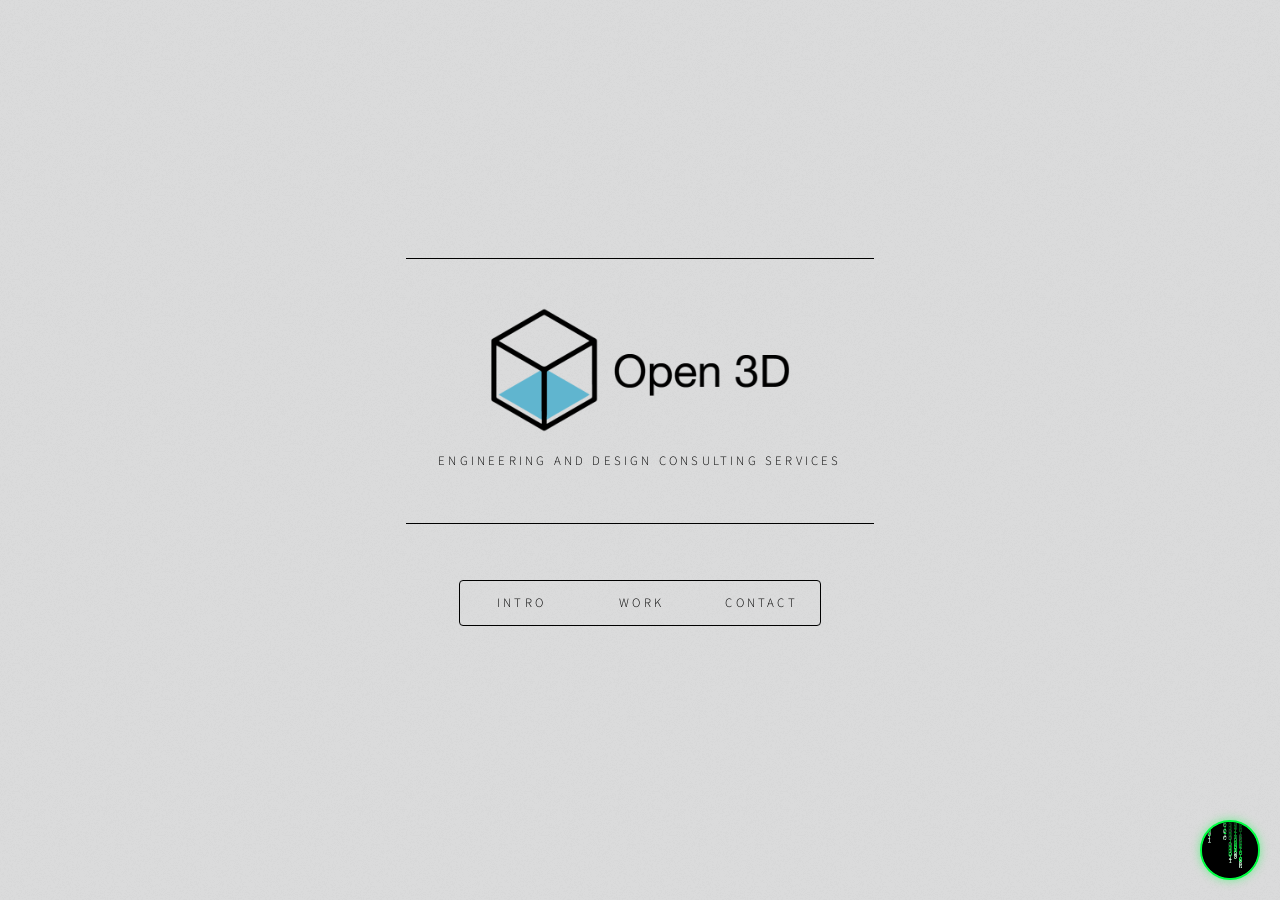
<file: index.html>
<!DOCTYPE HTML>
<html>
	<head>
		<title>OPEN 3D LABORATORIES</title>
		<meta charset="utf-8" />
		<meta name="viewport" content="width=device-width, initial-scale=1, user-scalable=no" />
		<link rel="stylesheet" href="assets/css/main.css" />
		<noscript><link rel="stylesheet" href="assets/css/noscript.css" /></noscript>
	</head>
	<body class="is-preload">

		<!-- Wrapper -->
			<div id="wrapper">

				<!-- Header -->
					<header id="header">
						<div class="content">
							<div class="inner">
								<img src="images/logo.png" alt="OPEN 3D LABORATORIES Logo" class="header-logo" />
								<p>Engineering and Design Consulting Services</p>
							</div>
						</div>
						<nav>
							<ul>
								<li><a href="#intro">Intro</a></li>
								<li><a href="#work">Work</a></li>
								<li><a href="#about">About</a></li>
								<li><a href="#contact">Contact</a></li>
							</ul>
						</nav>
					</header>

				<!-- Main -->
					<div id="main">

						<!-- Intro -->
							<article id="intro">
								<h2 class="major">Thoughts Become Things <img src="images/magic-wand.png" alt="Magic Wand Icon" class="title-icon" /></h2>
								<p>Hi, I'm Alex, a Mechatronics Engineer. I turn ideas into real products, from design and prototyping to manufacturing and software.</p>
									<p>Outside work: music, concrete art, jewelry and new tech.</p>
								</article>

						<!-- Work -->
							<article id="work">
								<h2 class="major">Work <img src="images/bezier.png" alt="Bezier Curve Icon" class="title-icon" /></h2>
								
								<h3>Product Development &amp; Manufacturing</h3>
									<p>Concept to production: 3D CAD, prototyping, testing and manufacturing, with nearshore coordination between Mexico and the US. Custom fixtures, jigs and automation.</p>
									<div class="wl"><a href="https://www.youtube.com/@open3dlaboratories" target="_blank" rel="noopener"><span class="wl-i"><svg viewBox="0 0 32 32" width="30" height="30" fill="none" stroke="currentColor" stroke-width="1.8" stroke-linecap="round" stroke-linejoin="round" aria-hidden="true"><rect x="3" y="7" width="26" height="18" rx="5"/><path d="M13 12l7 4-7 4z" fill="currentColor"/></svg></span><span class="wl-n">YouTube</span></a><a href="https://www.thingiverse.com/Open3Dlabs/designs" target="_blank" rel="noopener"><span class="wl-i"><svg viewBox="0 0 32 32" width="30" height="30" fill="none" stroke="currentColor" stroke-width="1.8" stroke-linecap="round" stroke-linejoin="round" aria-hidden="true"><path d="M16 3l11 6v14l-11 6-11-6V9z"/><path d="M5 9l11 6 11-6M16 15v14"/></svg></span><span class="wl-n">Thingiverse</span></a></div>

									<h3>Technology Solutions &amp; Digital Strategy</h3>
									<p>Custom software, websites and online presence, plus social media management.</p>
									<div class="wl"><a href="bridge/"><span class="wl-i"><svg viewBox="0 0 32 32" width="30" height="30" fill="none" stroke="currentColor" stroke-width="1.8" stroke-linecap="round" stroke-linejoin="round" aria-hidden="true"><rect x="3" y="5" width="26" height="18" rx="2"/><circle cx="16" cy="14" r="5"/><path d="M16 9v10M11 14h10M10 28h12M16 23v5"/></svg></span><span class="wl-n">O3D-BRIDGE</span></a><a href="align/"><span class="wl-i"><svg viewBox="0 0 32 32" width="30" height="30" fill="none" stroke="currentColor" stroke-width="1.8" stroke-linecap="round" stroke-linejoin="round" aria-hidden="true"><ellipse cx="16" cy="8" rx="9" ry="3"/><ellipse cx="16" cy="16" rx="12" ry="4"/><ellipse cx="16" cy="24" rx="9" ry="3"/></svg></span><span class="wl-n">O3D-ALIGN</span></a></div>
								</article>

						<!-- About -->
							<article id="about">
								<h2 class="major">About</h2>
								<span class="image main"><img src="images/pic03.jpg" alt="" /></span>
								<p>In progress...</p>
							</article>

						<!-- Contact -->
							<article id="contact">
								<h2 class="major">Contact <img src="images/zoom.png" alt="Zoom Icon" class="title-icon" /></h2>
								<p><strong>Email:</strong> alex@open3dlaboratories.com</p>
								<p><strong>Service Area:</strong> Tijuana - San Diego, and remote worldwide.</p>
								<p><strong>Languages:</strong> English and Spanish</p>
								<p><strong>Business Hours:</strong><br />
								Monday: 10 AM - 5 PM<br />
								Tuesday: 10 AM - 5 PM<br />
								Wednesday: 10 AM - 5 PM<br />
								Friday: 10 AM - 5 PM<br />
								Saturday: 10 AM - 2 PM</p>
								<p><strong>Response Time:</strong> Within 24 hours</p>
							</article>


					</div>

				<!-- Footer -->
					<footer id="footer">
					</footer>

			</div>

		<!-- BG -->
			<div id="bg"></div>

		<!-- Matrix Toggle Button -->
			<button id="matrix-toggle" onclick="toggleMatrix()" title="Toggle Matrix Mode" aria-label="Toggle Matrix Mode"><canvas id="matrix-toggle-rain" width="120" height="120"></canvas></button>

		<!-- Scripts -->
			<script src="assets/js/jquery.min.js"></script>
			<script src="assets/js/main.js"></script>
			<script src="assets/js/matrix.js"></script>

	</body>
</html>
</file>
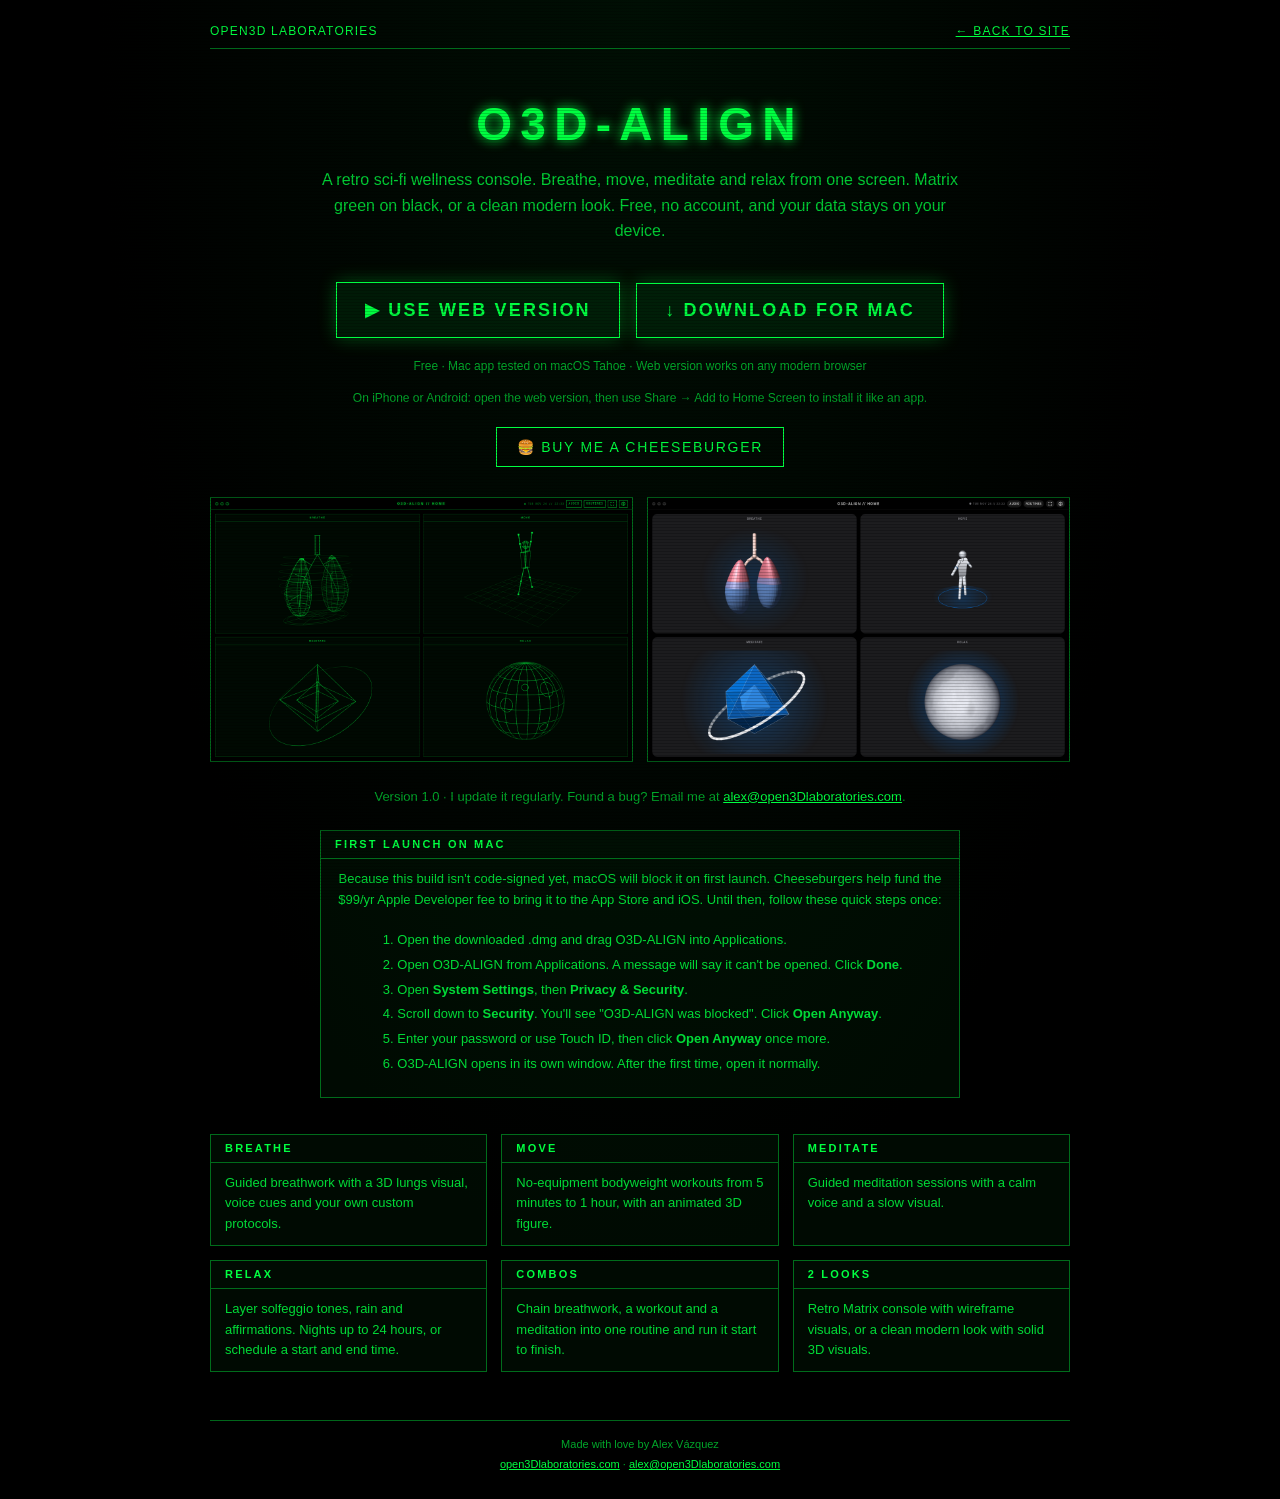
<file: align/index.html>
<!DOCTYPE html>
<html lang="en">
<head>
<meta charset="utf-8">
<meta name="viewport" content="width=device-width, initial-scale=1">
<title>O3D-ALIGN | Retro sci-fi wellness console for Mac and web</title>
<meta name="description" content="O3D-ALIGN is a free retro sci-fi wellness console by Open3D Laboratories: breathwork, bodyweight workouts, meditation and sleep sounds in one screen. Use it in your browser or download it for Mac.">
<link rel="icon" type="image/png" href="icon.png">
<style>
:root{--a:#00ff41}
*{box-sizing:border-box}
html,body{margin:0;background:#000;color:var(--a);font-family:"Helvetica Neue",Helvetica,Arial,sans-serif}
body{min-height:100vh;padding:24px 16px;background:radial-gradient(ellipse at top,rgba(0,255,65,.06),#000 60%)}
body:after{content:"";position:fixed;inset:0;pointer-events:none;background:repeating-linear-gradient(0deg,rgba(0,0,0,.18) 0 1px,transparent 1px 3px)}
.w{max-width:860px;margin:0 auto}
nav{display:flex;justify-content:space-between;font-size:12px;letter-spacing:.1em;border-bottom:1px solid rgba(0,255,65,.4);padding-bottom:10px}
a{color:var(--a)}
h1{font-size:clamp(26px,6vw,46px);letter-spacing:.18em;margin:48px 0 8px;text-shadow:0 0 12px var(--a);text-align:center}
.tag{font-size:16px;line-height:1.6;color:rgba(0,255,65,.8);max-width:640px;margin-left:auto;margin-right:auto;text-align:center}
.cta{margin:32px 0 8px;text-align:center}
.btn{display:inline-block;border:1px solid var(--a);padding:16px 28px;font-size:18px;letter-spacing:.12em;text-decoration:none;background:rgba(0,255,65,.08);box-shadow:0 0 18px rgba(0,255,65,.3);font-weight:700;margin:6px}
.btn.alt{font-size:14px;padding:11px 20px;margin-top:6px;box-shadow:none;background:none;font-weight:400}
.btn:hover{background:rgba(0,255,65,.22)}
.dim{font-size:12px;color:rgba(0,255,65,.65);line-height:1.7;text-align:center}
.shots{display:grid;gap:14px;grid-template-columns:repeat(auto-fit,minmax(300px,1fr));margin:24px 0}
img.shot{width:100%;border:1px solid rgba(0,255,65,.4);display:block}
.g{display:grid;gap:14px;grid-template-columns:repeat(auto-fit,minmax(230px,1fr));margin-top:36px}
.p{border:1px solid rgba(0,255,65,.4);background:rgba(0,255,65,.04)}
.p h2{margin:0;padding:0 14px;height:28px;display:flex;align-items:center;font-size:11px;letter-spacing:.2em;border-bottom:1px solid rgba(0,255,65,.4)}
.p div{padding:10px 14px;font-size:13px;line-height:1.6;color:rgba(0,255,65,.85)}
ol{padding-left:20px;font-size:13px;line-height:1.9;color:rgba(0,255,65,.85);text-align:left;display:inline-block}
.p.instructions{text-align:center;margin-left:auto;margin-right:auto;max-width:640px}
.p.instructions div{text-align:center}
.ov{position:fixed;inset:0;z-index:10;background:rgba(0,0,0,.8);display:none;align-items:center;justify-content:center;padding:16px}
.ov.on{display:flex}
.md{max-width:440px;width:100%;border:1px solid var(--a);background:#010a03;box-shadow:0 0 30px rgba(0,255,65,.35)}
.md h2{margin:0;padding:0 14px;height:30px;display:flex;align-items:center;justify-content:space-between;font-size:11px;letter-spacing:.2em;border-bottom:1px solid rgba(0,255,65,.4)}
.md h2 button{background:none;border:0;color:var(--a);font:inherit;cursor:pointer;font-size:14px}
.md .c{padding:22px 20px 20px;text-align:center}
.md .t{font-size:22px;letter-spacing:.12em;text-shadow:0 0 10px var(--a);margin:0 0 12px;font-weight:700}
.md p{font-size:13px;line-height:1.7;color:rgba(0,255,65,.85);margin:0 0 18px}
.md .btn{font-size:15px;padding:12px 20px}
.md .no{display:block;margin:14px auto 0;background:none;border:0;color:rgba(0,255,65,.6);font:inherit;font-size:12px;cursor:pointer;text-decoration:underline}
footer{margin-top:48px;border-top:1px solid rgba(0,255,65,.4);padding-top:14px;font-size:11px;color:rgba(0,255,65,.65);text-align:center;line-height:1.8}
</style>
</head>
<body>
<div class="w">
<nav><span>OPEN3D LABORATORIES</span><a href="../">&larr; BACK TO SITE</a></nav>

<h1>O3D-ALIGN</h1>

<p class="tag">A retro sci-fi wellness console. Breathe, move, meditate and relax from one screen. Matrix green on black, or a clean modern look. Free, no account, and your data stays on your device.</p>

<div class="cta">
  <a class="btn" href="app/">&#9654; USE WEB VERSION</a>
  <a class="btn" id="dl" href="https://github.com/open3Dlabs/Open3DWebsite/releases/download/V1ALIGN/O3D-ALIGN.dmg">&darr; DOWNLOAD FOR MAC</a>
  <p class="dim">Free &middot; Mac app tested on macOS Tahoe &middot; Web version works on any modern browser</p>
  <p class="dim">On iPhone or Android: open the web version, then use Share &rarr; Add to Home Screen to install it like an app.</p>
  <a class="btn alt" href="https://paypal.me/open3Dlabs" target="_blank" rel="noopener">&#127828; BUY ME A CHEESEBURGER</a>
</div>

<div class="shots">
  <img class="shot" src="screenshot.png" alt="O3D-ALIGN home screen, Matrix look" onerror="this.style.display='none'">
  <img class="shot" src="screenshot-normal.png" alt="O3D-ALIGN home screen, Normal look" onerror="this.style.display='none'">
</div>

<p class="dim" style="font-size:13px">Version 1.0 &middot; I update it regularly. Found a bug? Email me at <a href="mailto:alex@open3dlaboratories.com">alex@open3Dlaboratories.com</a>.</p>

<div class="p instructions" style="margin-top:22px"><h2>FIRST LAUNCH ON MAC</h2><div>
Because this build isn't code-signed yet, macOS will block it on first launch. Cheeseburgers help fund the $99/yr Apple Developer fee to bring it to the App Store and iOS. Until then, follow these quick steps once:
<div style="text-align:center"><ol style="margin:8px 0 0;display:inline-block;text-align:left">
  <li>Open the downloaded .dmg and drag O3D-ALIGN into Applications.</li>
  <li>Open O3D-ALIGN from Applications. A message will say it can't be opened. Click <b>Done</b>.</li>
  <li>Open <b>System Settings</b>, then <b>Privacy &amp; Security</b>.</li>
  <li>Scroll down to <b>Security</b>. You'll see "O3D-ALIGN was blocked". Click <b>Open Anyway</b>.</li>
  <li>Enter your password or use Touch ID, then click <b>Open Anyway</b> once more.</li>
  <li>O3D-ALIGN opens in its own window. After the first time, open it normally.</li>
</ol></div></div></div>

<div class="g">
  <div class="p"><h2>BREATHE</h2><div>Guided breathwork with a 3D lungs visual, voice cues and your own custom protocols.</div></div>
  <div class="p"><h2>MOVE</h2><div>No-equipment bodyweight workouts from 5 minutes to 1 hour, with an animated 3D figure.</div></div>
  <div class="p"><h2>MEDITATE</h2><div>Guided meditation sessions with a calm voice and a slow visual.</div></div>
  <div class="p"><h2>RELAX</h2><div>Layer solfeggio tones, rain and affirmations. Nights up to 24 hours, or schedule a start and end time.</div></div>
  <div class="p"><h2>COMBOS</h2><div>Chain breathwork, a workout and a meditation into one routine and run it start to finish.</div></div>
  <div class="p"><h2>2 LOOKS</h2><div>Retro Matrix console with wireframe visuals, or a clean modern look with solid 3D visuals.</div></div>
</div>

<footer>
  Made with love by Alex V&aacute;zquez<br>
  <a href="https://open3dlaboratories.com">open3Dlaboratories.com</a> &middot; <a href="mailto:alex@open3dlaboratories.com">alex@open3Dlaboratories.com</a>
</footer>
</div>
<div class="ov" id="ov" role="dialog" aria-modal="true" aria-labelledby="mt">
  <div class="md">
    <h2><span>DOWNLOAD STARTED</span><button id="x" aria-label="Close">&times;</button></h2>
    <div class="c">
      <div class="t" id="mt">BUY ME A CHEESEBURGER</div>
      <p>O3D-ALIGN is free. Cheeseburgers help fund the $99/yr Apple Developer fee to get it on the App Store and iOS.</p>
      <a class="btn" href="https://paypal.me/open3Dlabs" target="_blank" rel="noopener" id="pp">&#127828; BUY ME A CHEESEBURGER</a>
      <button class="no" id="no">Maybe later, thanks</button>
    </div>
  </div>
</div>
<script>
(function(){
  var ov=document.getElementById("ov"),KEY="o3dBurgerAsked",WEEK=7*864e5;
  function recent(){try{var t=+localStorage.getItem(KEY);return t&&Date.now()-t<WEEK}catch(e){return false}}
  function mark(){try{localStorage.setItem(KEY,String(Date.now()))}catch(e){}}
  function close(){ov.classList.remove("on");mark()}
  document.getElementById("dl").addEventListener("click",function(){
    if(recent())return;
    setTimeout(function(){ov.classList.add("on")},700);
  });
  ["x","no","pp"].forEach(function(id){document.getElementById(id).addEventListener("click",close)});
  ov.addEventListener("click",function(e){if(e.target===ov)close()});
  document.addEventListener("keydown",function(e){if(e.key==="Escape")close()});
})();
</script>
</body>
</html>
</file>
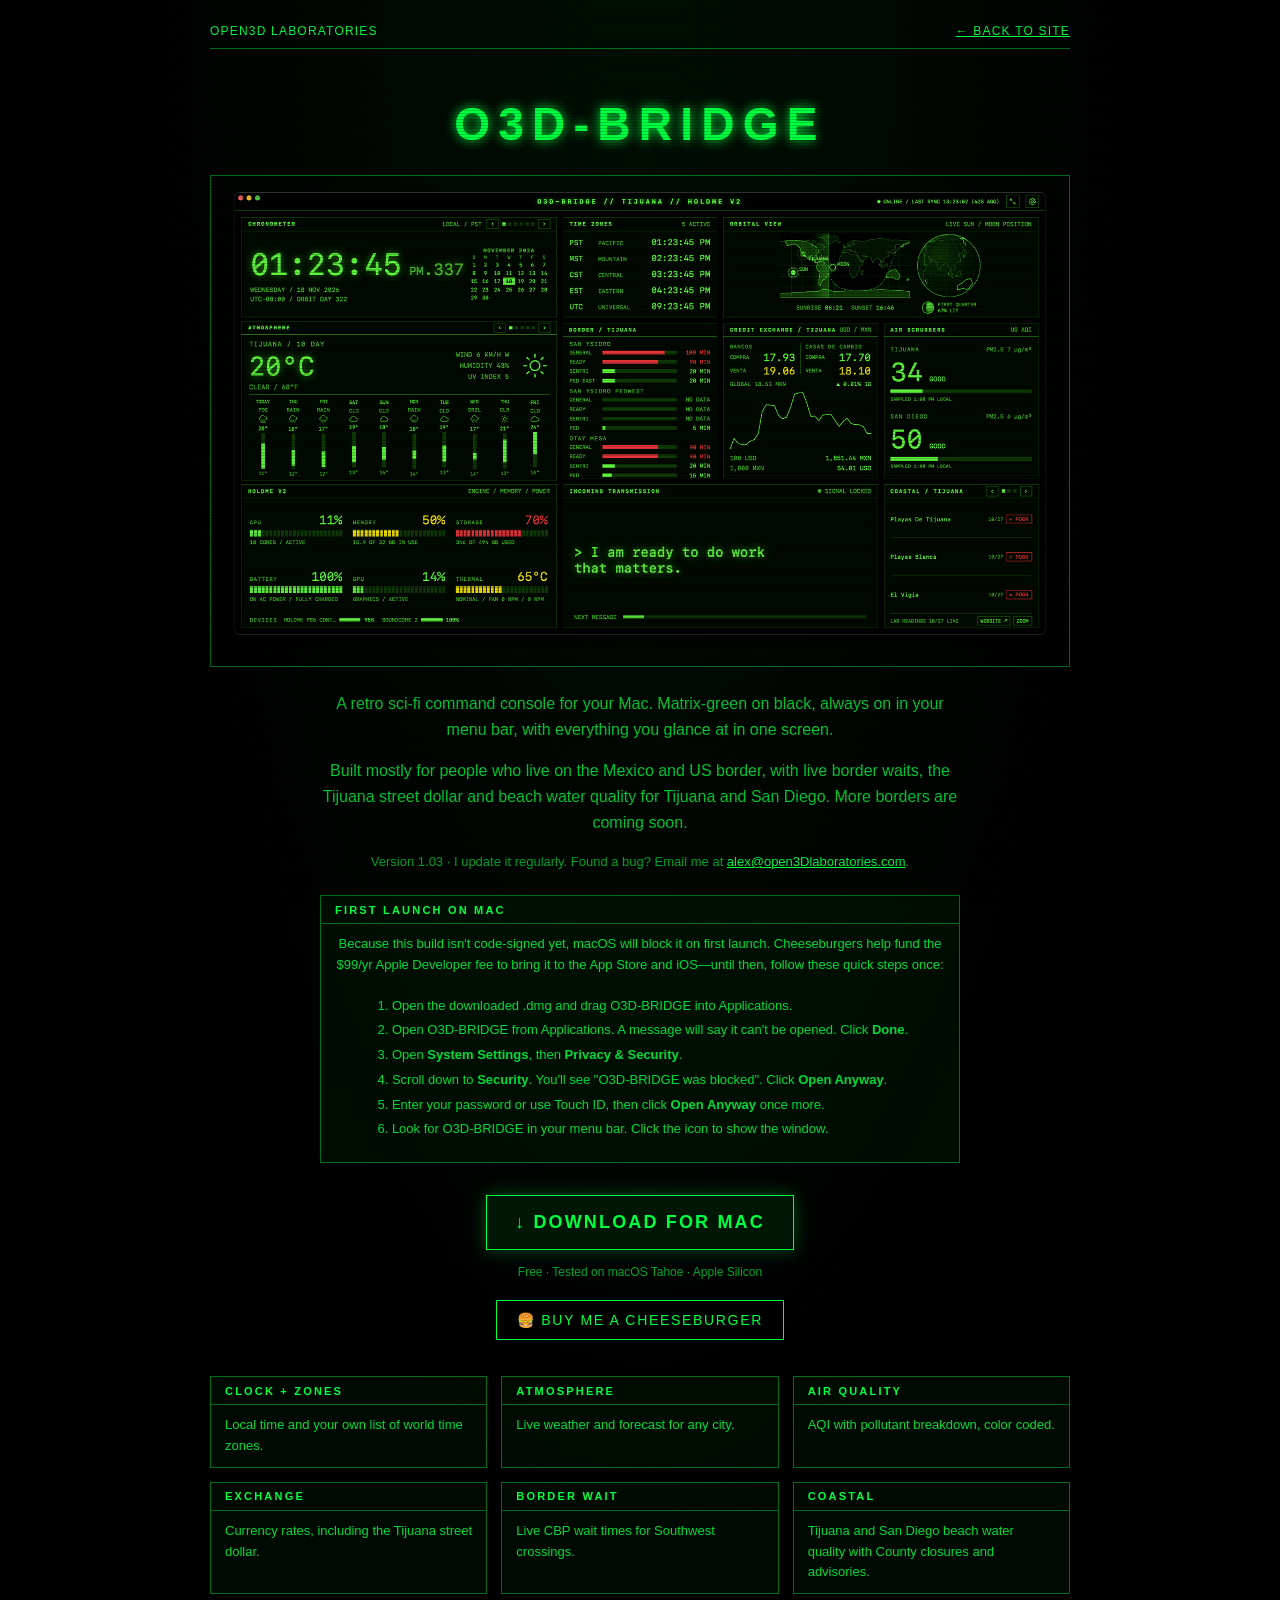
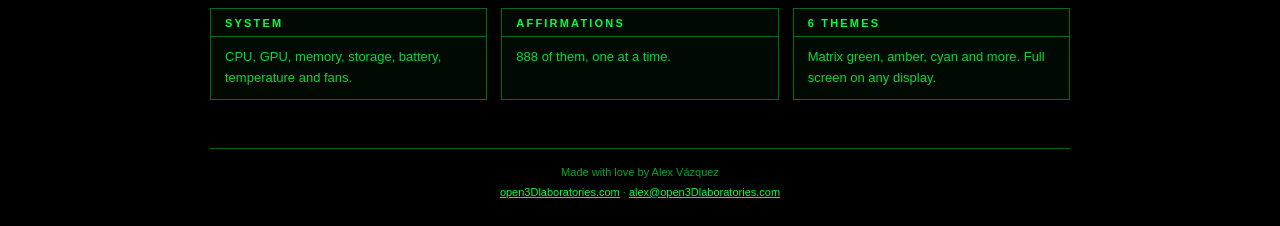
<file: bridge/index.html>
<!DOCTYPE html>
<html lang="en">
<head>
<meta charset="utf-8">
<meta name="viewport" content="width=device-width, initial-scale=1">
<title>O3D-BRIDGE | Retro sci-fi dashboard for your Mac</title>
<meta name="description" content="O3D-BRIDGE is a free retro sci-fi dashboard for macOS by Open3D Laboratories: time, weather, air quality, exchange rates, border waits, beach water quality and live system stats.">
<style>
:root{--a:#00ff41}
*{box-sizing:border-box}
html,body{margin:0;background:#000;color:var(--a);font-family:"Helvetica Neue",Helvetica,Arial,sans-serif}
body{min-height:100vh;padding:24px 16px;background:radial-gradient(ellipse at top,rgba(0,255,65,.06),#000 60%)}
body:after{content:"";position:fixed;inset:0;pointer-events:none;background:repeating-linear-gradient(0deg,rgba(0,0,0,.18) 0 1px,transparent 1px 3px)}
.w{max-width:860px;margin:0 auto}
nav{display:flex;justify-content:space-between;font-size:12px;letter-spacing:.1em;border-bottom:1px solid rgba(0,255,65,.4);padding-bottom:10px}
a{color:var(--a)}
h1{font-size:clamp(26px,6vw,46px);letter-spacing:.18em;margin:48px 0 8px;text-shadow:0 0 12px var(--a);text-align:center}
.tag{font-size:16px;line-height:1.6;color:rgba(0,255,65,.8);max-width:640px;margin-left:auto;margin-right:auto;text-align:center}
.cta{margin:32px 0 8px;text-align:center}
.btn{display:inline-block;border:1px solid var(--a);padding:16px 28px;font-size:18px;letter-spacing:.12em;text-decoration:none;background:rgba(0,255,65,.08);box-shadow:0 0 18px rgba(0,255,65,.3);font-weight:700}
.btn.alt{font-size:14px;padding:11px 20px;margin-top:6px;box-shadow:none;background:none;font-weight:400}
.btn:hover{background:rgba(0,255,65,.22)}
.dim{font-size:12px;color:rgba(0,255,65,.65);line-height:1.7;text-align:center}
img.shot{width:100%;margin:24px 0;border:1px solid rgba(0,255,65,.4);display:block}
.g{display:grid;gap:14px;grid-template-columns:repeat(auto-fit,minmax(230px,1fr));margin-top:36px}
.p{border:1px solid rgba(0,255,65,.4);background:rgba(0,255,65,.04)}
.p h2{margin:0;padding:0 14px;height:28px;display:flex;align-items:center;font-size:11px;letter-spacing:.2em;border-bottom:1px solid rgba(0,255,65,.4)}
.p div{padding:10px 14px;font-size:13px;line-height:1.6;color:rgba(0,255,65,.85)}
h3{letter-spacing:.15em;font-size:13px;margin:40px 0 8px}
ol{padding-left:20px;font-size:13px;line-height:1.9;color:rgba(0,255,65,.85);text-align:left;display:inline-block}
.p.instructions{text-align:center;margin-left:auto;margin-right:auto;max-width:640px}
.p.instructions div{text-align:center}
.ov{position:fixed;inset:0;z-index:10;background:rgba(0,0,0,.8);display:none;align-items:center;justify-content:center;padding:16px}
.ov.on{display:flex}
.md{max-width:440px;width:100%;border:1px solid var(--a);background:#010a03;box-shadow:0 0 30px rgba(0,255,65,.35)}
.md h2{margin:0;padding:0 14px;height:30px;display:flex;align-items:center;justify-content:space-between;font-size:11px;letter-spacing:.2em;border-bottom:1px solid rgba(0,255,65,.4)}
.md h2 button{background:none;border:0;color:var(--a);font:inherit;cursor:pointer;font-size:14px}
.md .c{padding:22px 20px 20px;text-align:center}
.md .t{font-size:22px;letter-spacing:.12em;text-shadow:0 0 10px var(--a);margin:0 0 12px;font-weight:700}
.md p{font-size:13px;line-height:1.7;color:rgba(0,255,65,.85);margin:0 0 18px}
.md .btn{font-size:15px;padding:12px 20px}
.md .no{display:block;margin:14px auto 0;background:none;border:0;color:rgba(0,255,65,.6);font:inherit;font-size:12px;cursor:pointer;text-decoration:underline}
footer{margin-top:48px;border-top:1px solid rgba(0,255,65,.4);padding-top:14px;font-size:11px;color:rgba(0,255,65,.65);text-align:center;line-height:1.8}
</style>
</head>
<body>
<div class="w">
<nav><span>OPEN3D LABORATORIES</span><a href="../">&larr; BACK TO SITE</a></nav>

<h1 style="text-align:center">O3D-BRIDGE</h1>
<img class="shot" src="screenshot.png" alt="O3D-BRIDGE dashboard screenshot" onerror="this.style.display='none'">

<p class="tag" style="text-align:center">A retro sci-fi command console for your Mac. Matrix-green on black, always on in your menu bar, with everything you glance at in one screen.</p>

<p class="tag" style="margin-top:14px;text-align:center">Built mostly for people who live on the Mexico and US border, with live border waits, the Tijuana street dollar and beach water quality for Tijuana and San Diego. More borders are coming soon.</p>
<p class="dim" style="font-size:13px;text-align:center">Version 1.03 &middot; I update it regularly. Found a bug? Email me at <a href="mailto:alex@open3dlaboratories.com">alex@open3Dlaboratories.com</a>.</p>
<div class="p instructions" style="margin-top:22px"><h2>FIRST LAUNCH ON MAC</h2><div>
Because this build isn't code-signed yet, macOS will block it on first launch. Cheeseburgers help fund the $99/yr Apple Developer fee to bring it to the App Store and iOS—until then, follow these quick steps once:
<div style="text-align:center"><ol style="margin:8px 0 0;display:inline-block;text-align:left">
  <li>Open the downloaded .dmg and drag O3D-BRIDGE into Applications.</li>
  <li>Open O3D-BRIDGE from Applications. A message will say it can't be opened. Click <b>Done</b>.</li>
  <li>Open <b>System Settings</b>, then <b>Privacy &amp; Security</b>.</li>
  <li>Scroll down to <b>Security</b>. You'll see "O3D-BRIDGE was blocked". Click <b>Open Anyway</b>.</li>
  <li>Enter your password or use Touch ID, then click <b>Open Anyway</b> once more.</li>
  <li>Look for O3D-BRIDGE in your menu bar. Click the icon to show the window.</li>
</ol></div></div></div>
<div class="cta" style="text-align:center">
  <a class="btn" id="dl" href="https://github.com/open3Dlabs/Open3DWebsite/releases/download/v1.03/O3D-BRIDGE.dmg">&darr; DOWNLOAD FOR MAC</a>
  <p class="dim" style="text-align:center">Free &middot; Tested on macOS Tahoe &middot; Apple Silicon</p>
  <a class="btn alt" href="https://paypal.me/open3Dlabs" target="_blank" rel="noopener">&#127828; BUY ME A CHEESEBURGER</a>
</div>

<div class="g">
  <div class="p"><h2>CLOCK + ZONES</h2><div>Local time and your own list of world time zones.</div></div>
  <div class="p"><h2>ATMOSPHERE</h2><div>Live weather and forecast for any city.</div></div>
  <div class="p"><h2>AIR QUALITY</h2><div>AQI with pollutant breakdown, color coded.</div></div>
  <div class="p"><h2>EXCHANGE</h2><div>Currency rates, including the Tijuana street dollar.</div></div>
  <div class="p"><h2>BORDER WAIT</h2><div>Live CBP wait times for Southwest crossings.</div></div>
  <div class="p"><h2>COASTAL</h2><div>Tijuana and San Diego beach water quality with County closures and advisories.</div></div>
  <div class="p"><h2>SYSTEM</h2><div>CPU, GPU, memory, storage, battery, temperature and fans.</div></div>
  <div class="p"><h2>AFFIRMATIONS</h2><div>888 of them, one at a time.</div></div>
  <div class="p"><h2>6 THEMES</h2><div>Matrix green, amber, cyan and more. Full screen on any display.</div></div>
</div>

<footer>
  Made with love by Alex V&aacute;zquez<br>
  <a href="https://open3dlaboratories.com">open3Dlaboratories.com</a> &middot; <a href="mailto:alex@open3dlaboratories.com">alex@open3Dlaboratories.com</a>
</footer>
</div>
<div class="ov" id="ov" role="dialog" aria-modal="true" aria-labelledby="mt">
  <div class="md">
    <h2><span>DOWNLOAD STARTED</span><button id="x" aria-label="Close">&times;</button></h2>
    <div class="c">
      <div class="t" id="mt">BUY ME A CHEESEBURGER</div>
      <p>O3D-BRIDGE is free. Cheeseburgers help fund the $99/yr Apple Developer fee to get it on the App Store and prep the iOS version.</p>
      <a class="btn" href="https://paypal.me/open3Dlabs" target="_blank" rel="noopener" id="pp">&#127828; BUY ME A CHEESEBURGER</a>
      <button class="no" id="no">Maybe later, thanks</button>
    </div>
  </div>
</div>
<script>
(function(){
  var ov=document.getElementById("ov"),KEY="o3dBurgerAsked",WEEK=7*864e5;
  function recent(){try{var t=+localStorage.getItem(KEY);return t&&Date.now()-t<WEEK}catch(e){return false}}
  function mark(){try{localStorage.setItem(KEY,String(Date.now()))}catch(e){}}
  function close(){ov.classList.remove("on");mark()}
  document.getElementById("dl").addEventListener("click",function(){
    if(recent())return;               // asked in the last week: just download, no popup
    setTimeout(function(){ov.classList.add("on")},700);
  });
  ["x","no","pp"].forEach(function(id){document.getElementById(id).addEventListener("click",close)});
  ov.addEventListener("click",function(e){if(e.target===ov)close()});
  document.addEventListener("keydown",function(e){if(e.key==="Escape")close()});
})();
</script>
</body>
</html>
</file>
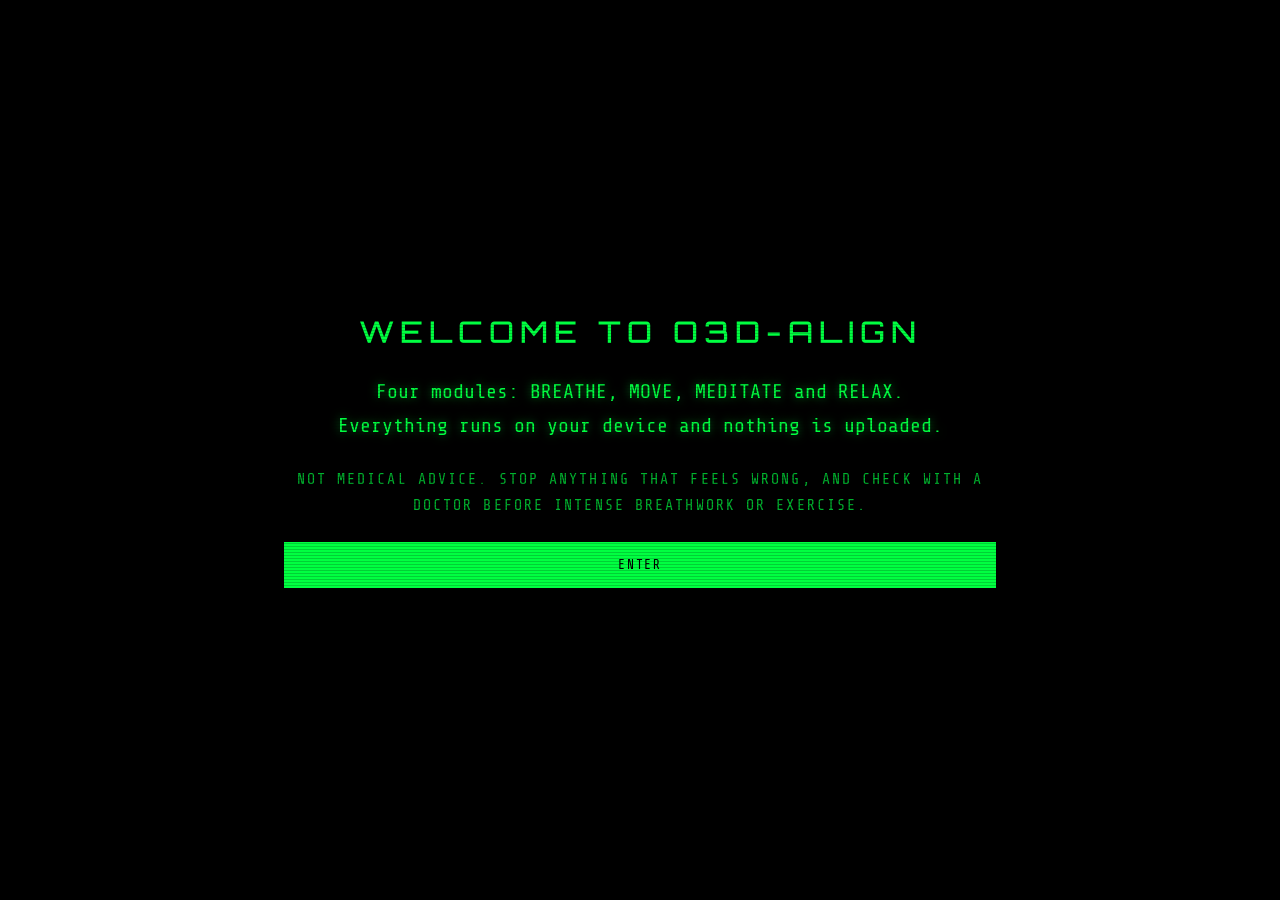
<file: align/app/index.html>
<!doctype html>
<html lang="en"><head><meta charset="utf-8"><meta name="viewport" content="width=device-width,initial-scale=1,viewport-fit=cover"><meta name="description" content="O3D-ALIGN: breathwork, movement, meditation and sound in a retro spaceship console."><meta name="apple-mobile-web-app-capable" content="yes"><meta name="apple-mobile-web-app-title" content="O3D-ALIGN"><meta name="mobile-web-app-capable" content="yes"><meta name="apple-mobile-web-app-status-bar-style" content="black"><meta name="theme-color" content="#000000"><link rel="manifest" href="manifest.webmanifest"><link rel="icon" type="image/png" href="icons/icon-192.png"><link rel="apple-touch-icon" href="icons/apple-touch-icon.png"><style>@font-face{font-family:'Orbitron';font-weight:500;font-style:normal;font-display:swap;src:url(fonts/orbitron-500.woff2) format('woff2')}@font-face{font-family:'Orbitron';font-weight:700;font-style:normal;font-display:swap;src:url(fonts/orbitron-700.woff2) format('woff2')}@font-face{font-family:'Share Tech Mono';font-weight:400;font-style:normal;font-display:swap;src:url(fonts/share-tech-mono-400.woff2) format('woff2')}</style></head><body>
<title>O3D-ALIGN</title>
<style>
/* Layout: one retro bridge console, 5-column instrument grid, single phosphor accent on black */
:root{--a:#00ff41;--b40:#00ff4166;--b2a:#00ff412a;--bb3:#00ff41b3;--bg4:#00ff410a;--g:#00ff4180;color-scheme:dark}
*{box-sizing:border-box}
html,body{height:100%;margin:0;background:#000}
body{background:#000;color:var(--bb3);font:13px/1.3 'Share Tech Mono',ui-monospace,Menlo,Consolas,monospace;overflow:hidden;-webkit-text-size-adjust:100%}
button{font:inherit;color:inherit;border-radius:0;-webkit-appearance:none;appearance:none}
input,select{font:inherit;color:var(--a);background:#000;border:1px solid var(--b40);border-radius:0;padding:8px 10px;min-width:0}
input:focus,select:focus,button:focus-visible{outline:1px solid var(--a);outline-offset:2px}
.app{position:relative;display:flex;flex-direction:column;height:100%;background:#000}
.tb{flex:none;height:44px;display:grid;grid-template-columns:minmax(0,1fr) minmax(0,auto) minmax(0,1fr);align-items:center;gap:10px;padding:0 max(16px,env(safe-area-inset-right,0px)) 0 max(16px,env(safe-area-inset-left,0px));border-bottom:1px solid var(--b40)}
.l,.r{display:flex;align-items:center;gap:8px;min-width:0}.l{justify-self:start}.r{justify-self:end}
.dot{width:12px;height:12px;border:1px solid var(--a);background:var(--b2a);border-radius:50%;display:inline-block}
.native-mac .dot{display:none}.native-mac .tb{padding-left:84px}.native-mac #ttl{transform:translateX(-34px)}
@media (display-mode:standalone){.dot{display:none}}
.ttl{flex:1;min-width:0;text-align:center;font-family:'Orbitron',sans-serif;font-weight:700;font-size:12px;letter-spacing:.34em;color:var(--a);text-shadow:0 0 8px var(--g);text-transform:uppercase;white-space:nowrap;overflow:hidden;text-overflow:ellipsis}
.tag{font-size:10px;letter-spacing:.12em;color:var(--bb3);text-transform:uppercase;white-space:nowrap}
.daybar{flex:none;display:flex;align-items:center;justify-content:space-between;gap:8px 14px;flex-wrap:wrap;padding:8px max(16px,env(safe-area-inset-right,0px)) 8px max(16px,env(safe-area-inset-left,0px));border-bottom:1px solid var(--b40);background:var(--b2a)}
.daybar[hidden]{display:none}.daybar .wrap{gap:8px}
.main.focus .grid{display:flex;flex-direction:column;height:100%;min-height:0}
.main.focus .pn:not(.keep),.main.focus .col{display:none}
.main.focus .pn.keep{flex:1;min-height:0;grid-column:auto}
.main{flex:1;min-height:0;overflow:auto;padding:16px max(16px,env(safe-area-inset-right,0px)) 16px max(16px,env(safe-area-inset-left,0px))}
.grid{display:grid;grid-template-columns:repeat(5,minmax(0,1fr));gap:14px;height:100%;min-height:640px}
.rows2{grid-template-rows:repeat(2,minmax(0,1fr))}
.g4{grid-template-columns:repeat(4,minmax(0,1fr))}
.s2{grid-column:span 2}.s3{grid-column:span 3}.s4{grid-column:span 4}
.col{display:flex;flex-direction:column;gap:14px;min-height:0;min-width:0}
.pn{border:1px solid var(--b40);background:var(--bg4);display:flex;flex-direction:column;min-height:0;min-width:0;text-align:left}
.hd{height:28px;flex:none;display:flex;align-items:center;justify-content:space-between;gap:8px;padding:0 10px;border-bottom:1px solid var(--b40);font-family:'Orbitron',sans-serif;font-weight:500;font-size:10px;letter-spacing:.2em;text-transform:uppercase;color:var(--a);white-space:nowrap;overflow:hidden}
.pb{flex:1;min-height:0;overflow:auto;padding:12px;display:flex;flex-direction:column;gap:10px}
.pb.flush{padding:0;gap:0}
.pb.row{flex-direction:row;align-items:center;gap:22px}
.tile{cursor:pointer;padding:0;color:var(--bb3);display:flex}
.tile:hover{background:var(--b2a)}
.tl{display:flex;flex-direction:column;align-items:center;text-align:center;gap:5px;flex:none;font-size:13px;letter-spacing:.12em;text-transform:uppercase;min-width:0}
.eng{margin-top:8px;font-family:'Orbitron',sans-serif;font-size:11px;letter-spacing:.2em}
.ico{width:150px;height:150px;flex:none;display:block}
.btn{border:1px solid var(--a);background:transparent;color:var(--a);font-size:12px;letter-spacing:.14em;text-transform:uppercase;padding:0 12px;height:36px;cursor:pointer;display:inline-flex;align-items:center;justify-content:center;gap:6px;text-align:center}
.btn:hover{background:var(--b2a)}
.btn.on{background:var(--a);color:#000}
.btn.on:hover{background:var(--a)}
.btn.sm svg{display:block}.btn.sm{height:28px;padding:0 8px;font-size:11px}
.btn.lg{height:46px;font-size:13px}
.btn.tall{height:auto;padding:8px 10px;flex-direction:column;align-items:stretch;text-align:left;gap:4px}
.btn[hidden]{display:none}
.lbl{font-size:11px;letter-spacing:.14em;text-transform:uppercase;color:var(--bb3)}
.ot{font-family:'Orbitron',sans-serif;font-weight:500;font-size:11px;letter-spacing:.2em;text-transform:uppercase;color:var(--a)}
.big{font-size:64px;line-height:1;color:var(--a);text-shadow:0 0 12px var(--g)}
.glow{color:var(--a);text-shadow:0 0 10px var(--g)}
.split{display:flex;justify-content:space-between;align-items:center;gap:8px}
.wrap{display:flex;flex-wrap:wrap;gap:6px}
.grid3{display:grid;grid-template-columns:repeat(3,minmax(0,1fr));gap:6px}
.grid2{display:grid;grid-template-columns:repeat(2,minmax(0,1fr));gap:6px}
.segs{display:flex;gap:2px;width:100%}
.seg{flex:1;height:14px;background:var(--b2a);border:0;padding:0;min-width:0;display:block}
.seg.v{height:26px;cursor:pointer}
.seg.on{background:var(--a)}
.rt{display:flex;justify-content:space-between;gap:10px;padding:9px 10px;border-bottom:1px solid var(--b2a);font-size:12px;letter-spacing:.08em;text-transform:uppercase;width:100%;background:none;border-left:0;border-right:0;border-top:0;text-align:left}
button.rt{cursor:pointer;color:var(--bb3)}
button.rt:hover{background:var(--b2a)}
.btn:disabled{opacity:.3;pointer-events:none}
.rt.on{background:var(--a);color:#000}
.prow{display:flex;gap:6px}.prow .btn:first-child{flex:1;min-width:0}
.phase{font-family:'Orbitron',sans-serif;font-weight:700;font-size:clamp(15px,2.2vw,26px);letter-spacing:.3em;text-align:center;color:var(--a);text-shadow:0 0 12px var(--g);min-height:34px;padding-left:.3em}
.vis{position:relative;flex:1;min-height:260px;width:100%}
.vis canvas{position:absolute;left:0;top:0;width:100%;height:100%;display:block}
.cnt{font-size:48px;line-height:1;color:var(--a);text-shadow:0 0 12px var(--g)}
.step{display:flex;align-items:center;gap:10px}
.step .v{min-width:80px;text-align:center;font-size:20px;color:var(--a);text-shadow:0 0 8px var(--g)}
.srow{display:flex;align-items:center;justify-content:space-between;gap:10px;padding:12px 14px;border-bottom:1px solid var(--b2a)}
.lay{flex:none;flex-direction:row;min-height:104px}
.lay>div{padding:12px;display:flex;flex-direction:column;justify-content:center;gap:8px;min-width:0}
.lc1{width:190px;flex:none;border-right:1px solid var(--b40)}
.lc2{flex:1}
.lc3{width:310px;flex:none;border-left:1px solid var(--b40)}
.lc4{width:130px;flex:none;border-left:1px solid var(--b40)}
.src{font-size:18px;letter-spacing:.06em;overflow:hidden;text-overflow:ellipsis;white-space:nowrap}
.lane{position:relative;height:30px;background:var(--b2a)}
.lane i{position:absolute;top:0;bottom:0;background:var(--b40);display:block}
.lane b{position:absolute;left:8px;top:4px;font-weight:400;font-size:11px;letter-spacing:.12em;background:#000;color:var(--a);padding:2px 6px;white-space:nowrap;max-width:90%;overflow:hidden;text-overflow:ellipsis}
.cursor{position:absolute;top:0;bottom:0;width:2px;background:var(--a);left:0}
.sw{width:44px;height:44px;border:1px solid var(--b40);cursor:pointer;padding:0}
.sw.on{outline:2px solid var(--a);outline-offset:3px}
.ovl{position:absolute;left:0;right:0;top:0;bottom:0;background:#000;z-index:40;display:flex;flex-direction:column}
.ovl[hidden]{display:none}
.ovb{flex:1;min-height:0;display:flex}
.tabs{width:200px;flex:none;border-right:1px solid var(--b40);padding:16px;display:flex;flex-direction:column;gap:8px}
.set{flex:1;overflow:auto;padding:24px;display:flex;flex-direction:column;gap:14px}
.scan{position:absolute;left:0;top:0;right:0;bottom:0;pointer-events:none;z-index:60;background:repeating-linear-gradient(to bottom,rgba(0,0,0,.18) 0,rgba(0,0,0,.18) 1px,transparent 1px,transparent 3px)}
@keyframes blink{50%{opacity:0}}
.cur{animation:blink 1s steps(1) infinite}
.scr{overflow:auto}
.cc{align-items:center;justify-content:center;text-align:center;gap:10px}.icobox{display:block;position:relative;flex:1;min-height:110px;width:100%}.icobox canvas{position:absolute;left:0;top:0;width:100%;height:100%;display:block}
.figrow{display:flex;align-items:stretch;gap:14px;flex:1;min-height:320px}.figbox{position:relative;flex:1;min-width:0}.figbox canvas{position:absolute;left:0;top:0;width:100%;height:100%;display:block}.ovl.dim{background:rgba(0,0,0,.82);align-items:center;justify-content:center}.dlgbox{border:1px solid var(--a);background:#000;padding:24px;display:flex;flex-direction:column;gap:14px;max-width:440px;width:calc(100% - 32px)}
@media(max-width:900px){
 .main{overflow:auto}
 .grid{display:flex;flex-direction:column;height:auto;min-height:0}
 .grid>*{grid-column:auto!important;flex:none}
 .col{flex:none}
 .tile{min-height:340px}
 .ico{width:110px;height:110px}
 .big{font-size:48px}
 .lay{flex-direction:column}
 .lay>div{width:auto!important;border:0!important}
 .tabs{width:110px;padding:10px}
 .set{padding:14px}
 .pb{overflow:visible}
 .vis{min-height:300px;flex:none;height:300px}
 .dot{display:none}.dm{display:none}.grid>.pn[style*='grid-row']{order:9}.figrow{min-height:260px}
 .ttl{letter-spacing:.2em;font-size:11px}
}
@media(prefers-reduced-motion:reduce){.cur{animation:none}}
html[data-look=normal] .scan{display:none}
html[data-look=normal] body{font:13px/1.35 -apple-system,BlinkMacSystemFont,'SF Pro Text','Inter','Segoe UI',system-ui,sans-serif;-webkit-font-smoothing:antialiased}
html[data-look=normal] .ttl,html[data-look=normal] .hd,html[data-look=normal] .ot,html[data-look=normal] .phase,html[data-look=normal] .eng{font-family:-apple-system,BlinkMacSystemFont,'SF Pro Display','Inter',system-ui,sans-serif}
html[data-look=normal] .ttl{color:#fff;text-shadow:none;font-weight:600;font-size:13px;letter-spacing:.14em}
html[data-look=normal] .hd{height:38px;font-weight:600;font-size:11px;letter-spacing:.08em;color:rgba(235,235,245,.62);border-bottom:1px solid rgba(255,255,255,.06)}
html[data-look=normal] .ot{color:#fff;font-weight:600;letter-spacing:.06em}
html[data-look=normal] .pn{border:0;border-radius:20px;background:#1c1c1e;overflow:hidden}
html[data-look=normal] .tb,html[data-look=normal] .daybar{border-bottom:1px solid rgba(255,255,255,.08)}
html[data-look=normal] .tile:hover{background:#242427}
html[data-look=normal] .btn{border:0;background:rgba(255,255,255,.1);color:#fff;border-radius:999px;font-weight:600;letter-spacing:.05em}
html[data-look=normal] .btn:hover{background:rgba(255,255,255,.17)}
html[data-look=normal] .btn.on,html[data-look=normal] .btn.on:hover{background:var(--a);color:var(--on)}
html[data-look=normal] .btn.tall{border-radius:16px}
html[data-look=normal] .rt.on{background:var(--a);color:var(--on)}
html[data-look=normal] .glow,html[data-look=normal] .big,html[data-look=normal] .cnt,html[data-look=normal] .step .v,html[data-look=normal] .phase{color:#fff;text-shadow:none}
html[data-look=normal] .phase{font-weight:600;letter-spacing:.2em}
html[data-look=normal] .segs{gap:3px}
html[data-look=normal] .seg{border-radius:4px;background:rgba(255,255,255,.1)}
html[data-look=normal] .seg.on{background:var(--a)}
html[data-look=normal] input,html[data-look=normal] select{background:#2c2c2e;border:0;border-radius:12px;color:#fff}
html[data-look=normal] .sw{border-radius:50%;border:0}
html[data-look=normal] .lane{border-radius:8px;overflow:hidden;background:rgba(255,255,255,.06)}
html[data-look=normal] .lane i{background:rgba(255,255,255,.16)}
html[data-look=normal] .lane b{background:rgba(0,0,0,.55);border-radius:6px;color:#fff;letter-spacing:.05em}
html[data-look=normal] .cursor{background:#fff}
html[data-look=normal] .dlgbox{border:0;border-radius:26px;background:#1c1c1e}
html[data-look=normal] .ovl.dim{background:rgba(0,0,0,.55);-webkit-backdrop-filter:blur(26px);backdrop-filter:blur(26px)}
html[data-look=normal] .dot{border-color:rgba(255,255,255,.25);background:rgba(255,255,255,.12)}

</style>

<div class="app" id="app">
 <header class="tb">
  <div class="l"><span class="dot"></span><span class="dot"></span><span class="dot"></span><button class="btn sm" id="homeBtn" data-act="home" hidden>&lt; HOME</button></div>
  <div class="ttl" id="ttl">O3D-ALIGN // HOME</div>
  <div class="r"><span class="tag" id="sync">● --</span><button class="btn sm" id="muteBtn" data-act="openMix" aria-label="Audio mixer">AUDIO</button><button class="btn sm" id="rtBtn" data-act="togRoutines" aria-label="Show or hide saved routines" hidden>ROUTINES</button><button class="btn sm" id="fsBtn" data-act="fs" aria-label="Toggle full screen" title="Full screen" hidden><svg width="16" height="16" viewBox="0 0 24 24" fill="none" stroke="currentColor" stroke-width="2" stroke-linecap="round" stroke-linejoin="round" aria-hidden="true"><path d="M8 3H5a2 2 0 0 0-2 2v3m18 0V5a2 2 0 0 0-2-2h-3m0 18h3a2 2 0 0 0 2-2v-3M3 16v3a2 2 0 0 0 2 2h3"/></svg></button><button class="btn sm" data-act="openSet" aria-label="Settings" title="Settings"><svg width="16" height="16" viewBox="0 0 24 24" fill="none" stroke="currentColor" stroke-width="2" stroke-linecap="round" stroke-linejoin="round" aria-hidden="true"><circle cx="12" cy="12" r="3"/><path d="M19.4 15a1.65 1.65 0 0 0 .33 1.82l.06.06a2 2 0 0 1 0 2.83 2 2 0 0 1-2.83 0l-.06-.06a1.65 1.65 0 0 0-1.82-.33 1.65 1.65 0 0 0-1 1.51V21a2 2 0 0 1-2 2 2 2 0 0 1-2-2v-.09A1.65 1.65 0 0 0 9 19.4a1.65 1.65 0 0 0-1.82.33l-.06.06a2 2 0 0 1-2.83 0 2 2 0 0 1 0-2.83l.06-.06a1.65 1.65 0 0 0 .33-1.82 1.65 1.65 0 0 0-1.51-1H3a2 2 0 0 1-2-2 2 2 0 0 1 2-2h.09A1.65 1.65 0 0 0 4.6 9a1.65 1.65 0 0 0-.33-1.82l-.06-.06a2 2 0 0 1 0-2.83 2 2 0 0 1 2.83 0l.06.06a1.65 1.65 0 0 0 1.82.33H9a1.65 1.65 0 0 0 1-1.51V3a2 2 0 0 1 2-2 2 2 0 0 1 2 2v.09a1.65 1.65 0 0 0 1 1.51 1.65 1.65 0 0 0 1.82-.33l.06-.06a2 2 0 0 1 2.83 0 2 2 0 0 1 0 2.83l-.06.06a1.65 1.65 0 0 0-.33 1.82V9a1.65 1.65 0 0 0 1.51 1H21a2 2 0 0 1 2 2 2 2 0 0 1-2 2h-.09a1.65 1.65 0 0 0-1.51 1z"/></svg></button></div>
 </header>
 <div class="daybar" id="daybar" hidden><span class="glow" id="dayLbl" style="font-size:11px;letter-spacing:.14em;min-width:0"></span><span class="wrap"><button class="btn sm" id="dayPv" data-act="dayPrev">&lt; PREV STEP</button><button class="btn sm" data-act="dayRedo">RESTART STEP</button><button class="btn sm" id="dayNx" data-act="dayNext">NEXT STEP &gt;</button><button class="btn sm" data-act="dayEnd">END ROUTINE</button></span></div>
 <main class="main" id="main"></main>
 <div class="ovl" id="ovl" hidden></div>
 <div class="ovl dim" id="dlg" hidden></div>
 <div class="scan"></div>
</div>

<script>
try{if(window.webkit&&window.webkit.messageHandlers&&window.webkit.messageHandlers.speech&&!navigator.maxTouchPoints)document.documentElement.classList.add('native-mac')}catch(e){}
(()=>{
'use strict';
/* ================= util ================= */
const $=(s,r=document)=>r.querySelector(s);
const pad=n=>String(n).padStart(2,'0');
const mmss=s=>{s=Math.max(0,Math.round(s));return pad(Math.floor(s/60))+':'+pad(s%60)};
const hhmm=m=>pad(Math.floor(m/60))+':'+pad(m%60);
const clamp=(v,a,b)=>Math.min(b,Math.max(a,v));
const pick=a=>a[Math.floor(Math.random()*a.length)];
const esc=s=>String(s).replace(/[&<>"]/g,c=>({'&':'&amp;','<':'&lt;','>':'&gt;','"':'&quot;'}[c]));
const ACTS={};

/* ================= state ================= */
const KEY='bridge.v1';
const defaults=()=>({
 accent:'#00ff41',voice:true,cues:true,rate:.9,voiceName:'',vis:'lungs',opt:{},
 customs:[],
 routines:[
  {id:'r1',name:'MORNING FORGE',blocks:[{p:'bha',mins:2},{rest:90},{p:'wimt',mins:20},{p:'bha',mins:2},{rest:60},{p:'wimt',mins:5}]},
  {id:'r2',name:'NIGHT DESCENT',blocks:[{p:'coh',reps:20},{rest:20},{p:'f478',reps:8}]},
  {id:'r3',name:'BOX 4X4',blocks:[{p:'box',reps:12}]}
 ],
 sleep:{freq:'528',amb:'RAIN',vo:'AFFIRMATIONS',v20:true,len:480,sched:{on:false,from:1290,to:495},layers:[{vol:12,start:0,stop:480},{vol:15,start:0,stop:480},{vol:8,start:420,stop:480}]},
 mdBack:'NONE',mdPair:true,move:{mins:30,level:'std',custom:null},mvRoutines:[{id:'m1',name:'QUICK BURN',rest:15,items:[{ex:'BURPEES',secs:30,sets:3},{ex:'MOUNTAIN CLIMBERS',secs:30,sets:3},{ex:'PUSH UPS',secs:30,sets:3}]}]
});
let S;
try{S=Object.assign(defaults(),JSON.parse(localStorage.getItem(KEY)||'{}'))}catch(e){S=defaults()}
const save=()=>{try{localStorage.setItem(KEY,JSON.stringify(S))}catch(e){}};
if(S.vis==='sphere')S.vis='lungs';if(!S.dayRoutines)S.dayRoutines=[{id:'d1',name:'COMBO',steps:[{type:'breath',ref:'r:r1'},{type:'move',ref:'c:m1'},{type:'med',ref:'2'}]}];S.dayRoutines.forEach(r=>{if(r.name==='FULL DAY'||r.name==='DAILY FLOW')r.name='COMBO'});if(S.showRoutines===undefined)S.showRoutines=false;{const X=['QUAD STRETCH','CHEST OPENER','SPINAL TWIST'];if(S.mvRoutines)S.mvRoutines=S.mvRoutines.map(r=>Object.assign({},r,{items:r.items.filter(it=>X.indexOf(it.ex)<0)})).filter(r=>r.items.length)}if(S.sleep&&S.sleep.amb==='DRIZZLE')S.sleep.amb='DROPLETS';if(S.sleep){if(!S.sleep.v20){S.sleep.layers.forEach(c=>{c.vol=Math.round(c.vol/24*20)});S.sleep.v20=true}if(S.sleep.len==null)S.sleep.len=480;if(!S.sleep.sched)S.sleep.sched={on:false,from:1290,to:495}}

const ACC=[['MATRIX','#00ff41'],['MINT','#98ffcc'],['LIME','#b6ff00'],['EMERALD','#00d98b'],['SEAFOAM','#5fffd7'],['AMBER','#ffb000']];
const ACCN=[['BLUE','#0a84ff'],['SKY','#64d2ff'],['MINT','#30d158'],['ORANGE','#ff9f0a'],['RED','#ff453a'],['PINK','#ff375f'],['WHITE','#f5f5f7']];
const accList=()=>S.look==='normal'?ACCN:ACC;
function theme(){const a=S.accent,N=S.look==='normal',d=document.documentElement,r=d.style;d.setAttribute('data-look',N?'normal':'matrix');r.setProperty('--a',a);
 const rgb=hexrgb(a),lum=(rgb[0]*.299+rgb[1]*.587+rgb[2]*.114)/255;r.setProperty('--on',lum>.62?'#000':'#fff');
 if(N){r.setProperty('--b40','rgba(255,255,255,.12)');r.setProperty('--b2a','rgba(255,255,255,.08)');r.setProperty('--bb3','rgba(235,235,245,.62)');r.setProperty('--bg4','#1c1c1e');r.setProperty('--g','transparent')}
 else{r.setProperty('--b40',a+'66');r.setProperty('--b2a',a+'2a');r.setProperty('--bb3',a+'b3');r.setProperty('--bg4',a+'0a');r.setProperty('--g',a+'80')}}
theme();

/* ================= audio + voice ================= */
let AC=null,MASTER=null,MUTE=false;const BUS={},MODS=[['breath','BREATHE'],['move','MOVE'],['med','MEDITATE'],['relax','RELAX']];
function mvol(k){const v=S.vol&&S.vol[k];return v==null?1:v}
function curMod(){if(DR.active&&DR.steps[DR.i]){const t=DR.steps[DR.i].type;return t==='move'?'move':t==='med'?'med':'breath'}return CUR==='move'?'move':CUR==='med'?'med':CUR==='sleep'?'relax':'breath'}
function ac(){try{if(!AC){const C=window.AudioContext||window.webkitAudioContext;if(!C)return null;AC=new C();MASTER=AC.createGain();MASTER.gain.value=MUTE?0:1;MASTER.connect(AC.destination);MODS.forEach(m=>{const g=AC.createGain();g.gain.value=mvol(m[0]);g.connect(MASTER);BUS[m[0]]=g})}if(AC.state==='suspended')AC.resume()}catch(e){return null}return AC}
function beep(f,d,v,m){const c=ac();if(!c)return;try{const o=c.createOscillator(),g=c.createGain();o.type='sine';o.frequency.value=f;g.gain.setValueAtTime(0,c.currentTime);g.gain.linearRampToValueAtTime(v,c.currentTime+.01);g.gain.exponentialRampToValueAtTime(.0001,c.currentTime+d);o.connect(g);g.connect(BUS[m||curMod()]||MASTER);o.start();o.stop(c.currentTime+d+.03)}catch(e){}}
let VOICE=null;
const VOK=/^(daniel|bad news)\b/i,VNOV=/^(albert|bahh|bells|boing|bubbles|cellos|deranged|good news|hysterical|jester|organ|superstar|trinoids|whisper|wobble|zarvox|princess|grandma|grandpa|flo|reed|rocko|sandy|shelley|mojave)\b/i;
const vLabel=n=>n.replace(/^bad news/i,'ORACLE');
function voiceList(){let vs=[];try{vs=speechSynthesis.getVoices().filter(v=>/^en/i.test(v.lang))}catch(e){}
 const seen={};vs=vs.filter(v=>!seen[v.name]&&(seen[v.name]=1));
 let ok=S.allVoices?vs.filter(v=>!VNOV.test(v.name)):vs.filter(v=>VOK.test(v.name)||(/^en[-_]us/i.test(v.lang)&&!VNOV.test(v.name)));if(!ok.length)ok=vs.filter(v=>!VNOV.test(v.name)).slice(0,10);
 const q=v=>/premium/i.test(v.name)?0:/enhanced/i.test(v.name)?1:2;return ok.sort((a,b)=>q(a)-q(b))}
function nVoices(){try{return speechSynthesis.getVoices().length}catch(e){return 0}}
function pickVoice(){try{const vs=speechSynthesis.getVoices();if(!vs.length)return;VOICE=(S.voiceName&&vs.find(v=>v.name===S.voiceName))||vs.find(v=>/^en/i.test(v.lang)&&/(samantha|daniel|karen|google us)/i.test(v.name))||vs.find(v=>/^en/i.test(v.lang))||null}catch(e){}}
if('speechSynthesis' in window){pickVoice();speechSynthesis.onvoiceschanged=pickVoice}
function say(txt,o={}){if(!txt||(!S.voice&&!o.force)||!('speechSynthesis' in window))return false;try{const u=new SpeechSynthesisUtterance(txt);u.rate=o.rate||S.rate;u.pitch=o.pitch||.95;u.volume=MUTE?0:(o.vol==null?1:o.vol)*mvol(o.mod||curMod());if(VOICE)u.voice=VOICE;if(o.fx)u.fx=o.fx;if(o.onend){u.onend=o.onend;u.onerror=o.onend}if(o.cancel!==false)speechSynthesis.cancel();speechSynthesis.speak(u);return true}catch(e){return false}}
let WL=null;
async function wake(on){try{if(on&&'wakeLock' in navigator&&!WL){WL=await navigator.wakeLock.request('screen');WL.addEventListener('release',()=>{WL=null})}else if(!on&&WL){await WL.release();WL=null}}catch(e){}}

/* ================= 3D wire engine ================= */
function rotXY(p,ax,ay){let x=p[0],y=p[1],z=p[2];let c=Math.cos(ay),s=Math.sin(ay);const x1=x*c+z*s,z1=-x*s+z*c;c=Math.cos(ax);s=Math.sin(ax);return[x1,y*c-z1*s,y*s+z1*c]}
function proj(p,cx,cy,sc){const k=6/(6-p[2]);return[cx+p[0]*sc*k,cy-p[1]*sc*k]}
function drawLines(c,lines,cx,cy,sc,ax,ay,lw,amul){c.lineWidth=lw||1.2;c.strokeStyle=S.accent;for(const L of lines){let prev=null;for(const p of L){const r=rotXY(p,ax,ay),q=proj(r,cx,cy,sc);if(prev){c.globalAlpha=clamp((.2+.7*(r[2]+1)/2)*(amul||1),.08,1);c.beginPath();c.moveTo(prev[0],prev[1]);c.lineTo(q[0],q[1]);c.stroke()}prev=q}}c.globalAlpha=1}
function circ(r,y,seg){const P=[];for(let k=0;k<=seg;k++){const a=2*Math.PI*k/seg;P.push([r*Math.cos(a),y,r*Math.sin(a)])}return P}
function sphereLines(nLat,nLon,seg){const L=[];for(let i=1;i<=nLat;i++){const la=-Math.PI/2+Math.PI*i/(nLat+1);L.push(circ(Math.cos(la),Math.sin(la),seg))}for(let j=0;j<nLon;j++){const a=Math.PI*j/nLon,P=[];for(let k=0;k<=seg;k++){const t=2*Math.PI*k/seg;P.push([Math.cos(t)*Math.cos(a),Math.sin(t),Math.cos(t)*Math.sin(a)])}L.push(P)}return L}
function octaLines(s){const v=[[s,0,0],[-s,0,0],[0,s,0],[0,-s,0],[0,0,s],[0,0,-s]],L=[];for(let i=0;i<6;i++)for(let j=i+1;j<6;j++){if(i%2===0&&j===i+1)continue;L.push([v[i],v[j]])}return L}
const MODELS={
 sphere:sphereLines(5,6,36),
 octa:octaLines(1).concat(octaLines(.55)),
 orbit:[circ(1.45,0,48).map(p=>rotXY(p,.55,0))],
 figure:(()=>{const j=(x,y,z)=>[x,y,z];const head=[];for(let k=0;k<=16;k++){const a=2*Math.PI*k/16;head.push(j(.2*Math.cos(a),1.5+.2*Math.sin(a),.2*Math.sin(a)*.5))}
  return[head,[j(0,1.3,0),j(0,.5,0)],[j(-.55,1.5,.05),j(-.3,1.25,0),j(.3,1.25,0),j(.55,1.5,.05)],[j(-.3,1.25,0),j(-.6,1.5,.1),j(-.75,1.9,.1)],[j(.3,1.25,0),j(.6,1.5,.1),j(.75,1.9,.1)],[j(-.18,.5,0),j(.18,.5,0)],[j(-.18,.5,0),j(-.42,-.1,.05),j(-.6,-.75,0)],[j(.18,.5,0),j(.42,-.1,.05),j(.6,-.75,0)],circ(.9,-.78,28)]})()
};
function fit(cv){const d=Math.min(2,window.devicePixelRatio||1),w=cv.clientWidth,h=cv.clientHeight;if(!w||!h)return null;const W=Math.round(w*d),H=Math.round(h*d);if(cv.width!==W||cv.height!==H){cv.width=W;cv.height=H}const c=cv.getContext('2d');c.setTransform(d,0,0,d,0,0);c.clearRect(0,0,w,h);return{c,w,h}}

/* moon: real phase, blocky 3D shaded */
function moonInfo(d=new Date()){const syn=29.530588853,ref=Date.UTC(2000,0,6,18,14);let age=((d.getTime()-ref)/864e5)%syn;if(age<0)age+=syn;const ang=age/syn*2*Math.PI,illum=(1-Math.cos(ang))/2;
 const n=age<1.85?'NEW MOON':age<5.54?'WAXING CRESCENT':age<9.23?'FIRST QUARTER':age<12.92?'WAXING GIBBOUS':age<16.61?'FULL MOON':age<20.3?'WANING GIBBOUS':age<23.99?'LAST QUARTER':age<27.68?'WANING CRESCENT':'NEW MOON';
 return{age,ang,illum,name:n}}
const h3=(x,y,z)=>{const n=Math.sin(x*127.1+y*311.7+z*74.7)*43758.5453;return n-Math.floor(n)};
function vn(x,y,z){const xi=Math.floor(x),yi=Math.floor(y),zi=Math.floor(z),xf=x-xi,yf=y-yi,zf=z-zi,u=xf*xf*(3-2*xf),v=yf*yf*(3-2*yf),w=zf*zf*(3-2*zf);const L=(a,b,t)=>a+(b-a)*t;
 return L(L(L(h3(xi,yi,zi),h3(xi+1,yi,zi),u),L(h3(xi,yi+1,zi),h3(xi+1,yi+1,zi),u),v),L(L(h3(xi,yi,zi+1),h3(xi+1,yi,zi+1),u),L(h3(xi,yi+1,zi+1),h3(xi+1,yi+1,zi+1),u),v),w)}
function drawMoonOld(c,W,H,t,cell){const m=moonInfo(),N=Math.floor(Math.min(W,H)/cell),R=N/2,ox=(W-N*cell)/2,oy=(H-N*cell)/2;const Lx=Math.sin(m.ang),Lz=-Math.cos(m.ang);const rot=t*.12,cr=Math.cos(rot),sr=Math.sin(rot);c.fillStyle=S.accent;
 for(let j=0;j<N;j++)for(let i=0;i<N;i++){const x=(i+.5-R)/R,y=-(j+.5-R)/R,r2=x*x+y*y;if(r2>1)continue;const z=Math.sqrt(1-r2),lit=x*Lx+z*Lz,sx=x*cr+z*sr,sz=-x*sr+z*cr;const n=.6*vn(sx*2.4+5,y*2.4,sz*2.4)+.4*vn(sx*5+9,y*5,sz*5);const tex=.55+.95*(n-.5);const b=lit>0?Math.min(1,lit*1.7)*tex:0;const q=Math.round(clamp(Math.max(b,.07),0,1)*5)/5;c.globalAlpha=.1+.9*q;c.fillRect(ox+i*cell,oy+j*cell,cell-1,cell-1)}c.globalAlpha=1}

/* wireframe moon: lit by the real phase */
const MOON_L=[];
(()=>{
 for(let i=1;i<=7;i++){const la=-Math.PI/2+Math.PI*i/8;MOON_L.push(circ(Math.cos(la),Math.sin(la),64))}
 for(let j=0;j<10;j++){const a=Math.PI*j/10,P=[];for(let k=0;k<=64;k++){const t=2*Math.PI*k/64;P.push([Math.cos(t)*Math.cos(a),Math.sin(t),Math.cos(t)*Math.sin(a)])}MOON_L.push(P)}
 const CR=[[.5,.3,.2],[-.2,1.1,.14],[.1,-.9,.18],[-.5,2.2,.1],[.35,2.7,.13],[-.1,-2.1,.16],[.6,-.4,.09],[-.55,.2,.12]];
 for(const q of CR){
  const la=q[0],lo=q[1],rho=q[2];
  const c=[Math.cos(la)*Math.sin(lo),Math.sin(la),Math.cos(la)*Math.cos(lo)];
  const u=[Math.cos(lo),0,-Math.sin(lo)];
  const v=[c[1]*u[2]-c[2]*u[1],c[2]*u[0]-c[0]*u[2],c[0]*u[1]-c[1]*u[0]];
  const P=[];
  for(let k=0;k<=24;k++){const a=2*Math.PI*k/24,cs=Math.cos(a)*Math.sin(rho),sn=Math.sin(a)*Math.sin(rho),cr=Math.cos(rho);P.push([c[0]*cr+u[0]*cs+v[0]*sn,c[1]*cr+u[1]*cs+v[1]*sn,c[2]*cr+u[2]*cs+v[2]*sn])}
  MOON_L.push(P);
 }
})();
function drawMoon(c,W,H,t,rs,z){
 if(SOL())return solidMoon(c,W,H,t,z);
 const m=moonInfo(),R=Math.min(W,H)*.45*(z||1),cx=W/2,cy=H/2,Lx=Math.sin(m.ang),Lz=-Math.cos(m.ang);
 c.strokeStyle=S.accent;c.lineWidth=1.1;c.globalAlpha=.3;c.beginPath();c.arc(cx,cy,R,0,Math.PI*2);c.stroke();
 for(const Ln of MOON_L){
  let prev=null;
  for(const p of Ln){
   const r=rotXY(p,.25,t*.15);
   if(prev&&prev[2]>=-.02&&r[2]>=-.02){
    const lit=((prev[0]+r[0])*Lx+(prev[2]+r[2])*Lz)/2;
    c.globalAlpha=lit>.02?.3+.7*Math.min(1,lit*1.5):.09;
    c.beginPath();c.moveTo(cx+prev[0]*R,cy-prev[1]*R);c.lineTo(cx+r[0]*R,cy-r[1]*R);c.stroke();
   }
   prev=r;
  }
 }
 c.globalAlpha=1;
}

/* 3D wireframe lungs */
const LU=(()=>{
 const lobes=[],air=[],specs=[];
 const lobe=(sgn,k)=>{
  const a=.34*k,b=.62*k,cz=.3*k,cx=sgn*.42;
  const pt=(phi,th)=>{
   const shape=1-.35*Math.max(0,Math.sin(phi))+.1*Math.max(0,-Math.sin(phi));
   let x=a*Math.cos(phi)*shape*Math.cos(th);
   const y=b*Math.sin(phi),z=cz*Math.cos(phi)*shape*Math.sin(th);
   if(x*sgn<0)x*=.55;
   return[cx+x,y-.05,z];
  };
  specs.push({b:.62*k,pt});
  for(let i=1;i<=6;i++){const phi=-Math.PI/2+Math.PI*i/7,P=[];for(let q=0;q<=28;q++)P.push(pt(phi,2*Math.PI*q/28));lobes.push(P)}
  for(let j=0;j<6;j++){const th=Math.PI*2*j/6,P=[];for(let q=0;q<=24;q++)P.push(pt(-Math.PI/2+Math.PI*q/24,th));lobes.push(P)}
  const s=sgn;
  air.push([[0,.6,0],[s*.16,.38,0],[s*.34,.14,.02],[s*.46,-.18,.06],[s*.5,-.42,.08]]);
  air.push([[s*.16,.38,0],[s*.34,.46,.04],[s*.46,.52,.08]]);
  air.push([[s*.34,.14,.02],[s*.52,.2,-.08]]);
  air.push([[s*.34,.14,.02],[s*.28,-.1,.12],[s*.3,-.3,.14]]);
  air.push([[s*.46,-.18,.06],[s*.6,-.3,-.06]]);
 };
 lobe(-1,.94);lobe(1,1);
 [1.05,.6].forEach(y=>{const P=[];for(let q=0;q<=12;q++){const a=2*Math.PI*q/12;P.push([.07*Math.cos(a),y,.07*Math.sin(a)])}air.push(P)});
 for(let q=0;q<4;q++){const a=Math.PI/2*q;air.push([[.07*Math.cos(a),1.05,.07*Math.sin(a)],[.07*Math.cos(a),.6,.07*Math.sin(a)]])}
 return{lobes,air,specs};
})();
function lungDeform(p,lv){
 const t=clamp((.62-p[1])/1.24,0,1),w=Math.min(1,t*1.6);
 return[p[0]*(1+.16*lv*w),p[1]-.22*lv*Math.pow(t,1.3),p[2]*(1+.36*lv*w)];
}
const AIRP=(()=>{const P=[];let sd=11;const r=()=>{sd=(sd*16807)%2147483647;return sd/2147483647};
 for(let i=0;i<18;i++){const a=r()*.7,m=r()*6.28,rr=Math.sqrt(r())*.045;P.push({a,b:a+.3,x:rr*Math.cos(m),z:rr*Math.sin(m)})}return P})();
function drawAir(c,cx,cy,sc,ax,yaw,lv,t){c.fillStyle=SOL()?'#fff':S.accent;
 AIRP.forEach(p=>{const q=clamp((lv-p.a)/(p.b-p.a),0,1);if(q<=0||q>=1)return;
  const r=rotXY([p.x,1.06-.46*q,p.z],ax,yaw),pr=proj(r,cx,cy,sc);c.globalAlpha=Math.sin(Math.PI*q)*.95;c.fillRect(pr[0]-1.8,pr[1]-1.8,3.6,3.6)});c.globalAlpha=1}
function lungFill(c,cx,cy,sc,ax,yaw,lv,t,dl){
 if(lv<.02)return;const y0=-.64,y1=.55,lvl=y0+(y1-y0)*lv,sl=[];
 for(let y=y0+.03;y<lvl-.02;y+=.05)LU.specs.forEach(sp=>{const ph=Math.asin(clamp((y+.05)/sp.b,-1,1)),P=[];for(let q=0;q<=28;q++)P.push(sp.pt(ph,2*Math.PI*q/28));sl.push(dl(P))});
 drawLines(c,sl,cx,cy,sc,ax,yaw,1,.5);
 const sf=[];LU.specs.forEach(sp=>{const ph=Math.asin(clamp((lvl+.05)/sp.b,-1,1)),P=[];for(let q=0;q<=28;q++){const p=sp.pt(ph,2*Math.PI*q/28);p[1]+=.012*Math.sin(q*1.7+t*3);P.push(p)}sf.push(dl(P))});
 drawLines(c,sf,cx,cy,sc,ax,yaw,2,1)}
function drawLungs(c,w,h,lv,t,k,up){
 if(SOL())return solidLungs(c,w,h,lv,t,k,up);
 const sc=Math.min(w,h)*(k||.4),yaw=.7*Math.sin(t*.4),ax=.14,cx=w/2,cy=h/2+.15*sc-(up||0)*h;
 const dl=P=>P.map(p=>lungDeform(p,lv));
 const ribs=[];
 [.48,.32,.16,0,-.16,-.32,-.46].forEach((y0,i)=>{
  const s=Math.sin(Math.PI*(i+1)/8),y=y0+.07*lv,rx=(.7+.2*s)*(1+.12*lv),rz=(.4+.06*s)*(1+.28*lv),P=[];
  for(let q=0;q<=40;q++){const a=2*Math.PI*q/40;P.push([rx*Math.cos(a),y,rz*Math.sin(a)])}
  ribs.push(P);
 });
 const zf=.46*(1+.28*lv);
 ribs.push([[0,.5+.07*lv,-zf],[0,-.46+.07*lv,-zf]]);
 ribs.push([[0,.5+.07*lv,zf],[0,-.1+.07*lv,zf]]);
 const dia=[],yb=-.72-.22*lv,hd=.2*(1-.75*lv),drx=.82*(1+.1*lv),drz=.4*(1+.28*lv);
 [.3,.6,.9,1].forEach(f=>{const P=[];for(let q=0;q<=32;q++){const a=2*Math.PI*q/32;P.push([drx*f*Math.cos(a),yb+hd*(1-f*f),drz*f*Math.sin(a)])}dia.push(P)});
 for(let q=0;q<8;q++){const a=2*Math.PI*q/8,P=[];for(let r=0;r<=6;r++){const f=r/6;P.push([drx*f*Math.cos(a),yb+hd*(1-f*f),drz*f*Math.sin(a)])}dia.push(P)}
 drawLines(c,ribs,cx,cy,sc,ax,yaw,1,.3);
 drawLines(c,dia,cx,cy,sc,ax,yaw,1,.45);
 lungFill(c,cx,cy,sc,ax,yaw,lv,t,dl);
 drawLines(c,LU.lobes.map(dl),cx,cy,sc,ax,yaw,1.1,.95);
 drawLines(c,LU.air.map(dl),cx,cy,sc,ax,yaw,1.7,1);
 drawAir(c,cx,cy,sc,ax,yaw,lv,t);
}

/* ================= NORMAL look: solid 3D ================= */
const SOL=()=>S.look==='normal';
const v3n=v=>{const l=Math.hypot(v[0],v[1],v[2])||1;return[v[0]/l,v[1]/l,v[2]/l]};
function hexrgb(h){h=String(h).replace('#','');return[parseInt(h.slice(0,2),16)||0,parseInt(h.slice(2,4),16)||0,parseInt(h.slice(4,6),16)||0]}
const mixc=(a,b,k)=>[a[0]+(b[0]-a[0])*k,a[1]+(b[1]-a[1])*k,a[2]+(b[2]-a[2])*k];
const rgbs=a=>'rgb('+Math.max(0,Math.min(255,a[0]))+','+Math.max(0,Math.min(255,a[1]))+','+Math.max(0,Math.min(255,a[2]))+')';
const rgba=(a,al)=>'rgba('+(a[0]|0)+','+(a[1]|0)+','+(a[2]|0)+','+al+')';
function rrect(c,x,y,w,h,r){r=Math.min(r,w/2,h/2);c.beginPath();c.moveTo(x+r,y);c.arcTo(x+w,y,x+w,y+h,r);c.arcTo(x+w,y+h,x,y+h,r);c.arcTo(x,y+h,x,y,r);c.arcTo(x,y,x+w,y,r);c.closePath()}
function tube(c,a,b,W,col){c.lineCap='round';c.lineJoin='round';
 const L=(o,wd,cl)=>{c.strokeStyle=rgbs(cl);c.lineWidth=wd;c.beginPath();c.moveTo(a[0]+o[0],a[1]+o[1]);c.lineTo(b[0]+o[0],b[1]+o[1]);c.stroke()};
 L([0,0],W,mixc(col,[0,0,0],.5));L([-W*.07,-W*.09],W*.74,col);L([-W*.16,-W*.2],W*.26,mixc(col,[255,255,255],.55))}
function gloss(c,x,y,r,rgb){const g=c.createRadialGradient(x-r*.35,y-r*.4,r*.05,x,y,r);g.addColorStop(0,rgbs(mixc(rgb,[255,255,255],.6)));g.addColorStop(.45,rgbs(rgb));g.addColorStop(1,rgbs(mixc(rgb,[0,0,0],.62)));
 c.fillStyle=g;c.beginPath();c.arc(x,y,r,0,Math.PI*2);c.fill();
 c.fillStyle='rgba(255,255,255,.35)';c.beginPath();c.ellipse(x-r*.3,y-r*.45,r*.28,r*.14,-.5,0,Math.PI*2);c.fill()}
/* lungs */
const LCOL=[226,122,140];
function solidLungs(c,w,h,lv,t,k,up){
 const sc=Math.min(w,h)*(k||.4),yaw=.7*Math.sin(t*.4),ax=.14,cx=w/2,cy=h/2+.15*sc-(up||0)*h;
 const acc=hexrgb(S.accent),wat=mixc(acc,[255,255,255],.3),Ld=v3n([-.45,.65,.6]),Hh=v3n([Ld[0],Ld[1],Ld[2]+1]);
 const gg=c.createRadialGradient(cx,cy,sc*.1,cx,cy,sc*1.35);gg.addColorStop(0,rgba(acc,.18));gg.addColorStop(1,rgba(acc,0));c.fillStyle=gg;c.fillRect(0,0,w,h);
 const Pj=p=>proj(rotXY(p,ax,yaw),cx,cy,sc),TC=[238,196,186];
 const Pd=p=>Pj(lungDeform(p,lv));
 tube(c,Pj([0,1.12,0]),Pj([0,.6,0]),sc*.09,TC);
 [-1,1].forEach(sg=>{const hil=[sg*.4,.3,0];tube(c,Pj([0,.6,0]),Pd([sg*.2,.5,0]),sc*.075,TC);tube(c,Pd([sg*.2,.5,0]),Pd(hil),sc*.065,TC)});
 {const cp=Pj([0,.6,0]);gloss(c,cp[0],cp[1],sc*.058,TC)}
 const lvl=-.64+1.19*lv,Q=[],NP=14,NT=28;
 LU.specs.forEach(sp=>{
  const G=[];let mx=0,my=0,mz=0,n=0;
  for(let i=0;i<=NP;i++){const phi=-Math.PI/2+Math.PI*i/NP,row=[];for(let q=0;q<=NT;q++){const p0=sp.pt(phi,2*Math.PI*q/NT),r=rotXY(lungDeform(p0,lv),ax,yaw);row.push({y:p0[1],r});mx+=r[0];my+=r[1];mz+=r[2];n++}G.push(row)}
  mx/=n;my/=n;mz/=n;
  for(let i=0;i<NP;i++)for(let q=0;q<NT;q++){
   const a=G[i][q],b=G[i][q+1],c2=G[i+1][q+1],d=G[i+1][q],A=a.r,B=b.r,C=c2.r,D=d.r;
   const e1=[C[0]-A[0],C[1]-A[1],C[2]-A[2]],e2=[D[0]-B[0],D[1]-B[1],D[2]-B[2]];
   let nn=[e1[1]*e2[2]-e1[2]*e2[1],e1[2]*e2[0]-e1[0]*e2[2],e1[0]*e2[1]-e1[1]*e2[0]];
   const qc=[(A[0]+B[0]+C[0]+D[0])/4,(A[1]+B[1]+C[1]+D[1])/4,(A[2]+B[2]+C[2]+D[2])/4];
   if(nn[0]*(qc[0]-mx)+nn[1]*(qc[1]-my)+nn[2]*(qc[2]-mz)<0)nn=[-nn[0],-nn[1],-nn[2]];
   nn=v3n(nn);
   const lam=Math.max(0,nn[0]*Ld[0]+nn[1]*Ld[1]+nn[2]*Ld[2]),sp2=Math.pow(Math.max(0,nn[0]*Hh[0]+nn[1]*Hh[1]+nn[2]*Hh[2]),28);
   const ay=(a.y+b.y+c2.y+d.y)/4,wk=Math.max(0,Math.min(1,(lvl-ay)/.06+.5));
   const base=mixc(LCOL,wat,wk*.78),sh=.26+.8*lam;
   Q.push({z:qc[2],p:[A,B,C,D],col:[base[0]*sh+255*sp2*.4,base[1]*sh+255*sp2*.4,base[2]*sh+255*sp2*.4]});
  }
 });
 Q.sort((u,v)=>u.z-v.z);
 for(const q of Q){const s=q.p.map(p=>proj(p,cx,cy,sc)),cl=rgbs(q.col);c.fillStyle=cl;c.strokeStyle=cl;c.lineWidth=.8;c.beginPath();c.moveTo(s[0][0],s[0][1]);c.lineTo(s[1][0],s[1][1]);c.lineTo(s[2][0],s[2][1]);c.lineTo(s[3][0],s[3][1]);c.closePath();c.fill();c.stroke()}
 drawAir(c,cx,cy,sc,ax,yaw,lv,t);
}
/* moon */
const MT={w:256,h:128,d:null},MCACHE={};
function hs3(i,j,k){let n=Math.sin(i*127.1+j*311.7+k*74.7)*43758.5453;return n-Math.floor(n)}
function vn3(x,y,z){const xi=Math.floor(x),yi=Math.floor(y),zi=Math.floor(z),xf=x-xi,yf=y-yi,zf=z-zi,u=xf*xf*(3-2*xf),v=yf*yf*(3-2*yf),s=zf*zf*(3-2*zf);
 const l=(a,b,t)=>a+(b-a)*t;
 return l(l(l(hs3(xi,yi,zi),hs3(xi+1,yi,zi),u),l(hs3(xi,yi+1,zi),hs3(xi+1,yi+1,zi),u),v),l(l(hs3(xi,yi,zi+1),hs3(xi+1,yi,zi+1),u),l(hs3(xi,yi+1,zi+1),hs3(xi+1,yi+1,zi+1),u),v),s)}
function fbm3(x,y,z,o){let a=.5,f=1,s=0,n=0;for(let i=0;i<o;i++){s+=a*vn3(x*f,y*f,z*f);n+=a;a*=.5;f*=2.07}return s/n}
function moonTex(){if(MT.d)return MT.d;const d=new Float32Array(MT.w*MT.h);
 for(let v=0;v<MT.h;v++)for(let u=0;u<MT.w;u++){const lon=u/MT.w*Math.PI*2,lat=(v/MT.h-.5)*Math.PI,x=Math.cos(lat)*Math.cos(lon),y=Math.sin(lat),z=Math.cos(lat)*Math.sin(lon);
  const mare=fbm3(x*1.7+3,y*1.7,z*1.7,3),mm=Math.max(0,Math.min(1,(mare-.47)/.1)),det=fbm3(x*7,y*7,z*7,3),cr=Math.abs(fbm3(x*15,y*15,z*15,2)-.5)*2;
  d[v*MT.w+u]=(1-.1*mm)*(.95+.08*det)*(.97+.04*cr)}
 MT.d=d;return d}
function solidMoon(c,W,H,t,z){
 const m=moonInfo(),R=Math.min(W,H)*.45*(z||1),cx=W/2,cy=H/2,Lx=Math.sin(m.ang),Lz=-Math.cos(m.ang);
 const D=Math.max(48,Math.min(240,Math.round(R*2*Math.min(2,window.devicePixelRatio||1))));
 let e=MCACHE[D];
 if(!e||t-e.t>.12||t<e.t){
  if(!e){const cv=document.createElement('canvas');cv.width=cv.height=D;e=MCACHE[D]={cv,t:-9}}
  const x2=e.cv.getContext('2d'),img=x2.createImageData(D,D),px=img.data,tex=moonTex(),rot=t*.15,cr=Math.cos(rot),sr=Math.sin(rot),ca=Math.cos(.25),sa=Math.sin(.25);
  for(let j=0;j<D;j++)for(let i=0;i<D;i++){
   const x=(i+.5)/D*2-1,y=1-(j+.5)/D*2,rr=x*x+y*y;if(rr>1.04)continue;
   const zz=Math.sqrt(Math.max(0,1-rr)),al=Math.max(0,Math.min(1,(1-Math.sqrt(rr))*D*.5));
   const y1=y*ca+zz*sa,z1=-y*sa+zz*ca,x2_=x*cr-z1*sr,z2=x*sr+z1*cr;
   const lon=Math.atan2(z2,x2_),lat=Math.asin(Math.max(-1,Math.min(1,y1)));
   const tu=Math.floor(((lon/(Math.PI*2)+1)%1)*MT.w),tv=Math.max(0,Math.min(MT.h-1,Math.floor((lat/Math.PI+.5)*MT.h))),alb=tex[tv*MT.w+tu];
   const lam=Math.pow(Math.max(0,x*Lx+zz*Lz),.85),o=(j*D+i)*4,li=.045+.955*lam;
   px[o]=Math.min(255,alb*238*li+16*(1-lam));px[o+1]=Math.min(255,alb*240*li+20*(1-lam));px[o+2]=Math.min(255,alb*248*li+32*(1-lam));px[o+3]=al*255}
  x2.putImageData(img,0,0);e.t=t}
 const gl=c.createRadialGradient(cx,cy,R*.9,cx,cy,R*1.5);const ac=hexrgb(S.accent);gl.addColorStop(0,rgba(ac,.2));gl.addColorStop(1,rgba(ac,0));c.fillStyle=gl;c.fillRect(0,0,W,H);
 c.imageSmoothingEnabled=true;c.imageSmoothingQuality='high';c.drawImage(e.cv,cx-R,cy-R,R*2,R*2)}
/* figure */
function solidFig(c,w,h,pose,cz,t,zm,up){
 const sk=skel(pose),J=sk.J,yaw=.55+.5*Math.sin(t*.35),sc=Math.min(h*.42,w*.34)*(zm||1),cx=w/2,cy=h*.5-.13*sc;
 const V=p=>{const r=rotXY([p[0],p[1]-.85,p[2]-cz],.28,yaw),q=proj(r,cx,cy,sc);return[q[0],q[1],r[2],6/(6-r[2])]};
 const acc=hexrgb(S.accent),BC=[212,217,226];
 const gr=c.createRadialGradient(cx,V([0,0,cz])[1],sc*.05,cx,V([0,0,cz])[1],sc*1.1);gr.addColorStop(0,rgba(acc,.22));gr.addColorStop(1,rgba(acc,0));c.fillStyle=gr;c.beginPath();c.ellipse(cx,V([0,0,cz])[1],sc*1.1,sc*.4,0,0,Math.PI*2);c.fill();
 c.strokeStyle=rgba(acc,.55);c.lineWidth=1.6;c.beginPath();for(let q=0;q<=48;q++){const a=Math.PI*2*q/48,p=V([.9*Math.cos(a),0,cz+.9*Math.sin(a)]);q?c.lineTo(p[0],p[1]):c.moveTo(p[0],p[1])}c.stroke();
 const P=[],wd=(a,b)=>(a+b)/2;
 const limb=(a,b,W,cl)=>{const A=V(J[a]),B=V(J[b]);P.push({z:(A[2]+B[2])/2,f:()=>tube(c,A,B,W*sc*(A[3]+B[3])/2,cl||BC)})};
 limb('shL','elL',.1);limb('elL','haL',.085);limb('shR','elR',.1);limb('elR','haR',.085);
 limb('hipL','knL',.125);limb('knL','anL',.095);limb('hipR','knR',.125);limb('knR','anR',.095);
 limb('nk','hd',.07);
 {const a=V(J.shL),b=V(J.shR),d=V(J.hipR),e=V(J.hipL),k=(a[3]+b[3]+d[3]+e[3])/4;
  P.push({z:(a[2]+b[2]+d[2]+e[2])/4,f:()=>{const g=c.createLinearGradient(0,Math.min(a[1],b[1]),0,Math.max(d[1],e[1]));g.addColorStop(0,rgbs(mixc(BC,[255,255,255],.35)));g.addColorStop(1,rgbs(mixc(BC,[0,0,0],.35)));
   c.lineJoin='round';c.lineWidth=.15*sc*k;c.strokeStyle=g;c.fillStyle=g;c.beginPath();c.moveTo(a[0],a[1]);c.lineTo(b[0],b[1]);c.lineTo(d[0],d[1]);c.lineTo(e[0],e[1]);c.closePath();c.fill();c.stroke()}})}
 {const hd=V(J.hd);P.push({z:hd[2]+.05,f:()=>gloss(c,hd[0],hd[1],.135*sc*hd[3],BC)})}
 ['elL','elR','knL','knR'].forEach(k=>{const q=V(J[k]);P.push({z:q[2]+.02,f:()=>gloss(c,q[0],q[1],.055*sc*q[3],acc)})});
 P.sort((u,v)=>u.z-v.z);P.forEach(p=>p.f())}
/* meditate diamond */
function solidOrb(c,w,h,t){
 const m=Math.min(w,h)*.36,cx=w/2,cy=h/2,acc=hexrgb(S.accent),Ld=v3n([-.45,.65,.6]),Hh=v3n([Ld[0],Ld[1],Ld[2]+1]);
 const gg=c.createRadialGradient(cx,cy,m*.3,cx,cy,m*2);gg.addColorStop(0,rgba(acc,.25));gg.addColorStop(1,rgba(acc,0));c.fillStyle=gg;c.fillRect(0,0,w,h);
 const pts=MODELS.orbit[0].map(p=>rotXY(p,.3,-t*.35)),ring=front=>{c.lineCap='round';c.lineWidth=Math.max(2,m*.07);for(let i=1;i<pts.length;i++){const a=pts[i-1],b=pts[i];if((a[2]+b[2]>=0)!==front)continue;const pa=proj(a,cx,cy,m),pb=proj(b,cx,cy,m);c.strokeStyle='rgba(245,245,247,'+(front?.9:.35)+')';c.beginPath();c.moveTo(pa[0],pa[1]);c.lineTo(pb[0],pb[1]);c.stroke()}};
 const mk=sz=>{const V=[[sz,0,0],[-sz,0,0],[0,sz,0],[0,-sz,0],[0,0,sz],[0,0,-sz]].map(p=>rotXY(p,.5,t*.6)),F=[];
  for(const x of[0,1])for(const y of[2,3])for(const z of[4,5]){const A=V[x],B=V[y],C=V[z],e1=[B[0]-A[0],B[1]-A[1],B[2]-A[2]],e2=[C[0]-A[0],C[1]-A[1],C[2]-A[2]];
   let n=[e1[1]*e2[2]-e1[2]*e2[1],e1[2]*e2[0]-e1[0]*e2[2],e1[0]*e2[1]-e1[1]*e2[0]];const ce=[(A[0]+B[0]+C[0])/3,(A[1]+B[1]+C[1])/3,(A[2]+B[2]+C[2])/3];
   if(n[0]*ce[0]+n[1]*ce[1]+n[2]*ce[2]<0)n=[-n[0],-n[1],-n[2]];n=v3n(n);F.push({p:[A,B,C],n,z:ce[2]})}
  return F};
 const draw=(F,alpha,inner)=>{F.sort((a,b)=>a.z-b.z);for(const f of F){const lam=Math.max(0,f.n[0]*Ld[0]+f.n[1]*Ld[1]+f.n[2]*Ld[2]),sp=Math.pow(Math.max(0,f.n[0]*Hh[0]+f.n[1]*Hh[1]+f.n[2]*Hh[2]),22),sh=.3+.85*lam,base=inner?mixc(acc,[255,255,255],.35):acc,q=f.p.map(p=>proj(p,cx,cy,m));
   c.fillStyle='rgba('+Math.min(255,base[0]*sh+255*sp*.5|0)+','+Math.min(255,base[1]*sh+255*sp*.5|0)+','+Math.min(255,base[2]*sh+255*sp*.5|0)+','+alpha+')';
   c.strokeStyle='rgba(255,255,255,.35)';c.lineWidth=1;c.beginPath();c.moveTo(q[0][0],q[0][1]);c.lineTo(q[1][0],q[1][1]);c.lineTo(q[2][0],q[2][1]);c.closePath();c.fill();c.stroke()}};
 const outer=mk(1.05),back=outer.filter(f=>f.n[2]<0),front=outer.filter(f=>f.n[2]>=0);
 ring(false);draw(back,.9,false);draw(mk(.5),1,true);draw(front,.62,false);ring(true)}
/* pacer circle and bar */
function solidCircle(c,w,h,lv){const R=Math.min(w,h)*.46,cx=w/2,cy=h/2,acc=hexrgb(S.accent),r=R*(.36+.64*lv);
 c.strokeStyle='rgba(255,255,255,.12)';c.lineWidth=1.5;c.beginPath();c.arc(cx,cy,R,0,Math.PI*2);c.stroke();
 const gg=c.createRadialGradient(cx,cy,r*.6,cx,cy,r*1.5);gg.addColorStop(0,rgba(acc,.3));gg.addColorStop(1,rgba(acc,0));c.fillStyle=gg;c.fillRect(0,0,w,h);gloss(c,cx,cy,r,acc)}
function solidBar(c,w,h,lv,hist,now){const bw=Math.min(90,w*.2),bh=Math.min(h-24,340),ww=Math.min(w-bw-70,420),tot=bw+30+Math.max(60,ww),x0=(w-tot)/2,ty=(h-bh)/2,wx=x0+bw+30,acc=hexrgb(S.accent);
 c.fillStyle='rgba(255,255,255,.08)';rrect(c,x0,ty,bw,bh,bw/2);c.fill();
 c.save();rrect(c,x0,ty,bw,bh,bw/2);c.clip();const fy=ty+bh*(1-lv),g=c.createLinearGradient(0,fy,0,ty+bh);g.addColorStop(0,rgbs(mixc(acc,[255,255,255],.35)));g.addColorStop(1,rgbs(acc));c.fillStyle=g;c.fillRect(x0,fy,bw,bh*lv+2);c.fillStyle='rgba(255,255,255,.18)';c.fillRect(x0+bw*.14,fy,bw*.14,bh*lv+2);c.restore();
 c.fillStyle='rgba(255,255,255,.06)';rrect(c,wx,ty,ww,bh,18);c.fill();
 c.strokeStyle=rgbs(acc);c.lineWidth=3;c.lineJoin='round';c.lineCap='round';c.beginPath();let first=true;for(let i=hist.length-1;i>=0;i--){const age=now-hist[i][0];if(age>10)break;const x=wx+age/10*ww,y=ty+8+(bh-16)*(1-hist[i][1]);if(first){c.moveTo(x,y);first=false}else c.lineTo(x,y)}c.stroke();
 gloss(c,wx,ty+8+(bh-16)*(1-lv),7,acc)}

/* ================= frame loop ================= */
let FR=[],lastT=performance.now();
function loop(ts){const dt=Math.min(.1,(ts-lastT)/1000);lastT=ts;for(const f of FR)try{f(dt,ts/1000)}catch(e){}requestAnimationFrame(loop)}
requestAnimationFrame(loop);
const cache={};
function st(id,v){if(cache[id]!==v){cache[id]=v;const e=document.getElementById(id);if(e)e.textContent=v}}
function setSegs(id,frac){const e=document.getElementById(id);if(!e)return;const on=Math.round(clamp(frac,0,1)*e.children.length);if(e.dataset.on==String(on))return;e.dataset.on=on;[...e.children].forEach((s,i)=>s.classList.toggle('on',i<on))}
const pn=(title,tag,body,cls='',pb='',pst='',sst='')=>`<section class="pn ${cls}" style="${sst}"><div class="hd"><span>${title}</span><span class="tag">${tag}</span></div><div class="pb ${pb}" style="${pst}">${body}</div></section>`;
const segsH=(id,n=24)=>`<div class="segs" id="${id}">${'<span class="seg"></span>'.repeat(n)}</div>`;

/* ================= breath protocols + engine ================= */
const BUILTIN={
 wim:{name:'POWER BREATH',tag:'POWER',sub:'30 BREATHS / HOLD / RECOVER',kind:'wim'},
 wimt:{name:'POWER FLOW',tag:'FLOW',sub:'CONTINUOUS PACE',kind:'timed',inn:1.7,out:1.3,defMins:10},
 bha:{name:'BHASTRIKA',tag:'FIRE',sub:'BREATH OF FIRE // BELLOWS',kind:'timed',inn:.5,out:.5,defMins:2},
 box:{name:'BOX',tag:'CALM',sub:'4 IN / 4 HOLD / 4 OUT / 4 HOLD',kind:'cycle',inn:4,hin:4,out:4,hout:4,reps:10},
 f478:{name:'RELAX BREATH',tag:'RELAX',sub:'4 IN / 7 HOLD / 8 OUT',kind:'cycle',inn:4,hin:7,out:8,hout:0,reps:6},
 coh:{name:'COHERENT',tag:'FOCUS',sub:'5.5 IN / 5.5 OUT',kind:'cycle',inn:5.5,out:5.5,hin:0,hout:0,reps:30}
};
const CB={inh:4,hin:7,exh:8,hout:0,reps:6,rounds:1,rest:0,name:'',rname:'',blocks:[],pickP:'bha',amt:2,restSecs:60,msg:''};
const cbDef=()=>({name:'CUSTOM TEST',tag:'CUSTOM',kind:'cycle',inn:CB.inh,hin:CB.hin,out:CB.exh,hout:CB.hout,reps:CB.reps,rounds:CB.rounds,rest:CB.rest});
const protoDef=id=>id==='__tmp'?cbDef():(BUILTIN[id]||S.customs.find(c=>c.id===id));
function optFor(id){const d=protoDef(id);if(!d||id==='__tmp')return null;if(d.kind==='timed')return{key:'mins',label:'MINUTES',def:d.defMins,min:1,max:90};if(d.kind==='wim')return{key:'rounds',label:'ROUNDS',def:3,min:1,max:6};if(BUILTIN[id])return{key:'reps',label:'BREATHS',def:d.reps,min:1,max:200};return null}
function blockFor(id){const o=optFor(id),b={p:id};if(o)b[o.key]=S.opt[id]||o.def;return b}
function blockLabel(b){if(b.rest!=null)return'REST '+mmss(b.rest);const d=protoDef(b.p);if(!d)return'?';const x=b.mins?b.mins+' MIN':b.rounds?b.rounds+' ROUNDS':b.reps?b.reps+' BREATHS':'';return d.name+(x?' '+x:'')}
const ph=(label,secs,from,to,o)=>Object.assign({label,secs,from,to,kind:'breath'},o);
function blockPhases(b,bi){
 const out=blockPhases0(b,bi),d=protoDef(b.p);let cyc=99;
 if(d){if(d.kind==='wim')cyc=3;else if(d.kind==='timed')cyc=d.inn+d.out;else if(d.kind==='cycle')cyc=(d.inn||0)+(d.hin||0)+(d.out||0)+(d.hout||0)}
 out.forEach(q=>{q.cyc=cyc});return out}
function blockPhases0(b,bi){
 const out=[];
 if(b.rest!=null){out.push(ph('REST',b.rest,0,0,{kind:'rest',bi,name:'REST'}));return out}
 const d=protoDef(b.p);if(!d)return out;const name=d.name;
 const add=(label,secs,from,to,o)=>out.push(Object.assign(ph(label,secs,from,to),{bi,name},o));
 if(d.kind==='wim'){
  const rounds=b.rounds||3;
  for(let r=1;r<=rounds;r++){
   for(let k=1;k<=30;k++){add('INHALE',1.7,0,1,{dir:'in',n:k,of:30,round:r,rounds,say:k===1?'breathe in':null});add('EXHALE',1.3,1,0,{dir:'out',n:k,of:30,round:r,rounds})}
   add('RETENTION // TAP TO RELEASE',null,0,0,{kind:'hold',manual:true,max:240,say:'hold, no air',round:r,rounds});
   add('RECOVERY INHALE',3,0,1,{dir:'in',say:'breathe in deep',round:r,rounds});
   add('HOLD',15,1,1,{kind:'hold',say:'hold',round:r,rounds});
   add('RELEASE',3,1,0,{dir:'out',say:'let it go',round:r,rounds});
   if(r<rounds)add('REST',10,0,0,{kind:'rest',say:'rest. next round soon',round:r,rounds});
  }
  return out;
 }
 let inn,hin=0,exh,hout=0,reps,rounds=1,rest=0;
 if(d.kind==='timed'){inn=d.inn;exh=d.out;reps=Math.max(1,Math.round((b.mins||d.defMins)*60/(inn+exh)))}
 else{inn=d.inn;hin=d.hin||0;exh=d.out;hout=d.hout||0;reps=b.reps||d.reps||10;rounds=b.rounds||d.rounds||1;rest=d.rest||0}
 for(let r=1;r<=rounds;r++){
  for(let k=1;k<=reps;k++){
   add('INHALE',inn,0,1,{dir:'in',n:k,of:reps,round:r,rounds});
   if(hin>0)add('HOLD',hin,1,1,{kind:'hold',n:k,of:reps,round:r,rounds});
   add('EXHALE',exh,1,0,{dir:'out',n:k,of:reps,round:r,rounds});
   if(hout>0)add('HOLD',hout,0,0,{kind:'hold',n:k,of:reps,round:r,rounds});
  }
  if(rest>0&&r<rounds)add('REST',rest,0,0,{kind:'rest',round:r,rounds});
 }
 return out;
}
const blocksSecs=bl=>bl.reduce((s,b)=>s+blockPhases(b,0).reduce((a,p)=>a+(p.manual?45:p.secs),0),0);
const BR={sel:{type:'proto',id:'wim'},temp:[],run:null,hist:[]};
function planBlocks(){if(BR.sel.type==='routine'){const r=S.routines.find(x=>x.id===BR.sel.id);return r?r.blocks:[]}if(BR.sel.type==='temp')return BR.temp;return[blockFor(BR.sel.id)]}
const AFF=['You are doing great.','Stay with your breath.','Every breath restores you.','You are strong and calm.','Beautiful. Keep going.'];
function brCue(p,R){
 if(S.cues){if(p.dir==='in')beep(660,.08,.12);else if(p.dir==='out')beep(440,.08,.12);else if(p.kind==='hold'&&!p.manual)beep(520,.06,.1)}
 if(!S.voice)return;
 let t=p.say;
 if(t==null){if(p.secs>=2.5)t=p.dir==='in'?'breathe in':p.dir==='out'?'breathe out':p.kind==='hold'?'hold':p.kind==='rest'?'rest':null;else if(p.dir==='in'&&p.n&&p.n%10===0&&p.n!==p.of)t=String(p.n)}
 if(p.kind==='rest'&&p.secs>=20&&!p.say)t='rest. '+pick(AFF);
 if(p.bi!==R.lastBi){R.lastBi=p.bi;t=p.name+(t?'. '+t:'')}
 if(t)say(t);
}
function brAdvance(R){R.i++;if(R.i>=R.phases.length){R.done=true;R.running=false;R.i=R.phases.length-1;R.t=0;beep(520,.4,.15);say('session complete. well done.');wake(false);return}brCue(R.phases[R.i],R)}
function brStep(){const R=BR.run;if(!R)return;const now=performance.now(),dt=Math.min(2,(now-R.last)/1000);R.last=now;if(R.running&&!R.done){R.t+=dt;R.elapsed+=dt;let p=R.phases[R.i],dur=p.manual?p.max:p.secs;while(R.t>=dur&&!R.done){R.t-=dur;brAdvance(R);if(R.done)break;p=R.phases[R.i];dur=p.manual?p.max:p.secs}}}
ACTS.start=()=>{ac();const R=BR.run;if(R&&!R.done){R.running=!R.running;R.last=performance.now();if(!R.running)try{speechSynthesis.cancel()}catch(e){}return}
 const blocks=planBlocks();let phs=[];blocks.forEach((b,i)=>{phs=phs.concat(blockPhases(b,i))});if(!phs.length)return;
 const total=phs.reduce((s,p)=>s+(p.manual?45:p.secs),0);BR.run={phases:phs,i:0,t:0,elapsed:0,total,running:true,done:false,last:performance.now(),lastBi:-1};brCue(phs[0],BR.run);wake(true);BR.hist=[]};
ACTS.release=()=>{const R=BR.run;if(R&&!R.done&&R.phases[R.i].manual){R.t=0;brAdvance(R)}};
ACTS.skip=()=>{const R=BR.run;if(R&&!R.done){R.t=0;brAdvance(R)}};
ACTS.brStopAsk=()=>{const R=BR.run;if(!R)return;if(R.done){if(DR.active)return;stopBR();wake(false);render();return}
 if(R.running){R.running=false;try{speechSynthesis.cancel()}catch(e){}}
 askDlg('Stop?',DR.active?'This ends the whole routine.':'This cancels the session and your progress.',[{l:'YES, STOP',on:1,fn:()=>{if(DR.active){dayQuit();return}stopBR();wake(false);render()}},{l:'NO, STAY PAUSED'}])};
ACTS.selProto=id=>{stopBR();BR.sel={type:'proto',id};render()};
ACTS.selRoutine=id=>{stopBR();BR.sel={type:'routine',id};render()};
ACTS.runRoutine=id=>{stopBR();BR.sel={type:'routine',id};go('breath')};
ACTS.delCustom=id=>{S.customs=S.customs.filter(c=>c.id!==id);if(BR.sel.id===id)BR.sel={type:'proto',id:'wim'};save();render()};
ACTS.delRoutine=id=>{S.routines=S.routines.filter(c=>c.id!==id);if(BR.sel.id===id)BR.sel={type:'proto',id:'wim'};save();render()};
ACTS.vis=v=>{S.vis=v;save();render()};
ACTS.togVoice=()=>{S.voice=!S.voice;save();render()};
ACTS.togCues=()=>{S.cues=!S.cues;save();render()};
ACTS.optStep=arg=>{const o=optFor(BR.sel.id);if(!o)return;const cur=S.opt[BR.sel.id]||o.def;S.opt[BR.sel.id]=clamp(cur+(+arg),o.min,o.max);save();stopBR();render()};
function stopBR(){BR.run=null;try{speechSynthesis.cancel()}catch(e){}wake(false)}

/* ================= visuals ================= */
function drawSphere(c,w,h,lv,t){const R=Math.min(w,h)*.46,cx=w/2,cy=h/2;c.strokeStyle=S.accent;c.lineWidth=1;c.globalAlpha=.3;c.beginPath();c.arc(cx,cy,R,0,Math.PI*2);c.stroke();const sc=R*(.34+.66*lv)*.9;c.fillStyle=S.accent;c.globalAlpha=.08+.14*lv;c.beginPath();c.arc(cx,cy,sc,0,Math.PI*2);c.fill();c.globalAlpha=1;drawLines(c,MODELS.sphere,cx,cy,sc,.38,t*.45,1.3,1)}
function drawCircle(c,w,h,lv){if(SOL())return solidCircle(c,w,h,lv);const R=Math.min(w,h)*.46,cx=w/2,cy=h/2;c.strokeStyle=S.accent;c.fillStyle=S.accent;c.lineWidth=1;c.globalAlpha=.4;c.beginPath();c.arc(cx,cy,R,0,Math.PI*2);c.stroke();c.globalAlpha=.16;c.beginPath();c.arc(cx,cy,R*.86,0,Math.PI*2);c.stroke();c.beginPath();c.moveTo(cx-R,cy);c.lineTo(cx+R,cy);c.moveTo(cx,cy-R);c.lineTo(cx,cy+R);c.stroke();const r=R*(.36+.64*lv);c.globalAlpha=.16;c.beginPath();c.arc(cx,cy,r,0,Math.PI*2);c.fill();c.globalAlpha=1;c.lineWidth=1.5;c.beginPath();c.arc(cx,cy,r,0,Math.PI*2);c.stroke()}
function drawBar(c,w,h,lv,hist,now){if(SOL())return solidBar(c,w,h,lv,hist,now);const bw=Math.min(90,w*.2),bh=Math.min(h-24,340),ww=Math.min(w-bw-70,420),tot=bw+30+Math.max(60,ww),x0=(w-tot)/2,ty=(h-bh)/2,wx=x0+bw+30;
 c.strokeStyle=S.accent;c.fillStyle=S.accent;c.lineWidth=1;c.globalAlpha=.16;c.fillRect(x0,ty,bw,bh);c.globalAlpha=1;c.fillRect(x0,ty+bh*(1-lv),bw,bh*lv);c.fillStyle='#000';for(let i=1;i<20;i++)c.fillRect(x0,ty+bh*i/20-1,bw,3);c.strokeRect(x0+.5,ty+.5,bw-1,bh-1);
 c.globalAlpha=.16;c.strokeRect(wx+.5,ty+.5,ww,bh);c.beginPath();c.moveTo(wx,ty+bh/2);c.lineTo(wx+ww,ty+bh/2);c.stroke();
 c.globalAlpha=1;c.lineWidth=2;c.beginPath();let first=true;for(let i=hist.length-1;i>=0;i--){const age=now-hist[i][0];if(age>10)break;const x=wx+age/10*ww,y=ty+bh*(1-hist[i][1]);if(first){c.moveTo(x,y);first=false}else c.lineTo(x,y)}c.stroke();
 const my=ty+bh*(1-lv);c.globalAlpha=.4;c.lineWidth=1;c.setLineDash([3,4]);c.beginPath();c.moveTo(x0+bw,my);c.lineTo(wx,my);c.stroke();c.setLineDash([]);c.globalAlpha=1;c.fillStyle=S.accent;c.fillRect(wx-6,my-6,12,12)}
function breathFrame(dt,t){
 brStep();const R=BR.run,p=R?R.phases[R.i]:null;let lv;
 if(!R)lv=.5-.5*Math.cos(t*Math.PI*2/8);else if(p.manual)lv=p.from;else{const f=clamp(R.t/p.secs,0,1);lv=p.from+(p.to-p.from)*(.5-.5*Math.cos(Math.PI*f))}
 BR.hist.push([t,lv]);while(BR.hist.length&&t-BR.hist[0][0]>11)BR.hist.shift();
 const cv=document.getElementById('vis');if(cv){const f=fit(cv);if(f){if(S.vis==='bar')drawBar(f.c,f.w,f.h,lv,BR.hist,t);else if(S.vis==='circle')drawCircle(f.c,f.w,f.h,lv);else drawLungs(f.c,f.w,f.h,lv,t,.4)}}
 if(!R){st('bPhase','STANDBY');st('bCount','--');st('bCL','');st('bSub','> PICK A PROTOCOL, PRESS START');st('bEl','00:00');setSegs('bSeg',0);st('bStart','START')}
 else{st('bPhase',R.done?'COMPLETE':p.label);st('bCL',R.done?'':(p.n&&p.cyc<6)?('BREATH OF '+p.of):p.manual?'SECONDS HELD':'SECONDS');const fast=!!(p.n&&p.cyc<6);st('bCount',R.done?'OK':fast?String(p.n):p.manual?String(Math.floor(R.t)):String(Math.max(1,Math.ceil(p.secs-R.t))));
  st('bSub','> '+(p.n?'BREATH '+p.n+'/'+p.of+' // ':'')+(p.rounds>1?'ROUND '+p.round+'/'+p.rounds+' // ':'')+p.name);st('bEl',mmss(R.elapsed)+' / '+mmss(R.total));setSegs('bSeg',R.total?R.elapsed/R.total:0);
  st('bStart',R.done?'START AGAIN':R.running?'PAUSE':'RESUME');
  if(R.done)R.running=false;
  const rel=document.getElementById('bRel');if(rel)rel.hidden=!(!R.done&&p.manual);
  if(BR.curBi!==p.bi){BR.curBi=p.bi;document.querySelectorAll('[data-bi]').forEach(e=>e.classList.toggle('on',+e.dataset.bi===p.bi))}}
}

/* ================= home ================= */
const SCREENS={};
const TITLES={home:'HOME',breath:'BREATHE',sleep:'RELAX',custom:'CUSTOM BUILDER',med:'MEDITATE',move:'MOVE',mvcustom:'CUSTOM WORKOUT',daycustom:'COMBO BUILDER'};
let CUR='home';
SCREENS.home={
 html(){
  const m=moonInfo(),d=new Date();
  const tile=(act,title,tag,id,lines)=>`<button class="pn tile s2" data-act="${act}"><span class="hd" style="width:100%;justify-content:center;text-align:center"><span>${title}</span></span><span class="pb cc" style="width:100%"><span class="icobox"><canvas id="${id}"></canvas></span></span></button>`;
  const routines=S.routines.map(r=>`<button class="rt" data-act="runRoutine" data-arg="${r.id}"><span>&gt; ${esc(r.name)}</span><span>${mmss(blocksSecs(r.blocks))}</span></button>`).join('');
  const mvr=(S.mvRoutines||[]).map(r=>`<button class="rt" data-act="runMoveRoutine" data-arg="${r.id}"><span>&gt; ${esc(r.name)}</span><span>${mmss(customSecs(r))}</span></button>`).join('');
  const dayR=(S.dayRoutines||[]).map(r=>`<button class="rt" data-act="runDay" data-arg="${r.id}"><span>&gt; ${esc(r.name)}</span><span>${r.steps.length} STEPS</span></button>`).join('');
  return `<div class="grid rows2 ${S.showRoutines?'':'g4'}">
   ${tile('go:breath','Breathe','● Ready','icoB',['Power breath // Bhastrika','Box // Relax breath','Custom routines'])}
   ${tile('go:move','Move','● No Equipment','icoV',['Full body','15 // 30 // 45 // 60 min','Push ups, squats, core'])}
   ${!S.showRoutines?'':pn('Saved Routines',(S.routines.length+(S.mvRoutines||[]).length+(S.dayRoutines||[]).length)+' Stored','<div class="lbl" style="padding:10px 10px 4px">Breathe</div>'+routines+'<div class="lbl" style="padding:14px 10px 4px">Move</div>'+mvr+'<div class="lbl" style="padding:14px 10px 4px">Combo</div>'+dayR+'<div style="padding:12px;display:flex;flex-direction:column;gap:8px"><button class="btn sm" data-act="go:custom">+ Breath routine</button><button class="btn sm" data-act="go:mvcustom">+ Workout</button><button class="btn sm" data-act="go:daycustom">+ Combo routine</button></div>','','flush','','grid-row:span 2')}
   ${tile('go:med','Meditate','● 5 Transmissions','icoM',['Manifest abundance','Deep calm','Focus // gratitude'])}
   ${tile('go:sleep','Relax',esc(m.name),'icoS',['Solfeggio layer','Ambient layer','Voice layer','Timer per layer'])}
  </div>`},
 bind(){
  const day=()=>{const e=$('#clkd');if(e)e.textContent=new Date().toLocaleDateString('en-US',{weekday:'short',day:'numeric',month:'short',year:'numeric'}).toUpperCase()};day();
  FR.push((dt,t)=>{
   let f=fit($('#icoB'));if(f){const lv=.5-.5*Math.cos(t*1.1);drawLungs(f.c,f.w,f.h,lv,t,.39,.04)}
   f=fit($('#icoS'));if(f)drawMoon(f.c,f.w,f.h,t,0,.82);
   f=fit($('#icoM'));if(f&&SOL())solidOrb(f.c,f.w,f.h,t);else if(f){const m=Math.min(f.w,f.h)*.36;drawLines(f.c,MODELS.octa,f.w/2,f.h/2,m,.5,t*.6,1.5,1);drawLines(f.c,MODELS.orbit,f.w/2,f.h/2,m,.3,-t*.35,1.2,.8)}
   f=fit($('#icoV'));if(f){const HX=['JUMPING JACKS','BODYWEIGHT SQUATS','LUNGES','HIGH KNEES','PUSH UPS'],ex=EXD[HX[Math.floor(t/6)%HX.length]];drawFig(f.c,f.w,f.h,ex.fn((t/ex.cyc)%1),figCz(ex),t,.64,.14)};
  })}
};

/* ================= breathwork screen ================= */
SCREENS.breath={
 html(){
  const row=(id,d)=>{const on=BR.sel.type==='proto'&&BR.sel.id===id?'on':'';const body=`<span style="display:flex;justify-content:space-between;font-family:'Orbitron',sans-serif;font-size:11px;letter-spacing:.16em"><span>${esc(d.name)}</span><span>${d.tag}</span></span><span style="font-size:10px;letter-spacing:.1em">${esc(d.sub)}</span>`;
   return d.custom?`<div class="prow"><button class="btn tall ${on}" data-act="selProto" data-arg="${id}">${body}</button><button class="btn sm" style="height:auto" data-act="delCustom" data-arg="${id}" aria-label="Delete">X</button></div>`:`<button class="btn tall ${on}" data-act="selProto" data-arg="${id}">${body}</button>`};
  let list=Object.keys(BUILTIN).map(id=>row(id,BUILTIN[id])).join('');
  if(S.customs.length)list+='<div class="lbl" style="margin-top:6px">Your protocols</div>'+S.customs.map(c=>row(c.id,Object.assign({},c,{custom:true}))).join('');
  list+='<div class="lbl" style="margin-top:6px">Routines</div>'+S.routines.map(r=>`<div class="prow"><button class="btn tall ${BR.sel.type==='routine'&&BR.sel.id===r.id?'on':''}" data-act="selRoutine" data-arg="${r.id}"><span style="font-family:'Orbitron',sans-serif;font-size:11px;letter-spacing:.14em">${esc(r.name)}</span><span style="font-size:10px">${mmss(blocksSecs(r.blocks))} // ${r.blocks.length} BLOCKS</span></button><button class="btn sm" style="height:auto" data-act="delRoutine" data-arg="${r.id}" aria-label="Delete">X</button></div>`).join('');
  list+='<button class="btn" style="margin-top:6px" data-act="go:custom">+ Build custom</button>';
  const blocks=planBlocks(),title=BR.sel.type==='routine'?(S.routines.find(r=>r.id===BR.sel.id)||{name:''}).name:BR.sel.type==='temp'?'CUSTOM TEST':(protoDef(BR.sel.id)||{name:''}).name;
  const plan=blocks.map((b,i)=>`<div class="rt" data-bi="${i}"><span>${String(i+1).padStart(2,'0')} ${esc(blockLabel(b))}</span></div>`).join('');
  const o=BR.sel.type==='proto'?optFor(BR.sel.id):null,cur=o?(S.opt[BR.sel.id]||o.def):0;
  const stepper=o?`<div class="lbl">${o.label}</div><div class="step"><button class="btn sm" data-act="optStep" data-arg="-1" aria-label="Less">-</button><span class="v">${cur}</span><button class="btn sm" data-act="optStep" data-arg="1" aria-label="More">+</button></div>`:'';
  const vb=(k,l)=>`<button class="btn sm ${S.vis===k?'on':''}" style="flex:1" data-act="vis" data-arg="${k}">${l}</button>`;
  return `<div class="grid">
   ${pn('Protocols','Library',list,'','')}
   ${pn('Breath Field // '+esc(title),'● Signal Locked',`<div class="phase" id="bPhase">STANDBY</div><div class="vis"><canvas id="vis"></canvas></div><div class="split"><div><div class="cnt" id="bCount">--</div><div class="lbl" id="bCL"></div></div><div class="lbl" id="bEl">00:00</div></div><div class="lbl" id="bSub">&gt;</div>${segsH('bSeg')}<div class="wrap" style="justify-content:flex-end"><button class="btn lg on" id="bStart" data-act="start" style="min-width:140px">START</button><button class="btn lg" id="bRel" data-act="release" hidden>RELEASE</button><button class="btn lg" data-act="skip">SKIP</button><button class="btn lg" id="bStop" data-act="brStopAsk">STOP</button></div>`,'s3 keep')}
   <div class="col">
    ${pn('Sequence','Plan','<div style="width:100%">'+plan+'</div>','','flush','','flex:1')}
    ${pn('Controls','Live',`<div class="lbl">Visual</div><div class="wrap">${vb('lungs','LUNGS 3D')}${vb('circle','CIRCLE 2D')}${vb('bar','BAR')}</div><div class="lbl">Voice guide</div><div class="wrap"><button class="btn sm ${S.voice?'on':''}" style="flex:1" data-act="togVoice">${S.voice?'ON':'OFF'}</button><button class="btn sm ${S.cues?'on':''}" style="flex:1" data-act="togCues">CUES ${S.cues?'ON':'OFF'}</button></div>${stepper}`)}
   </div>
  </div>`},
 bind(){BR.curBi=-1;FR.push(breathFrame)}
};

/* ================= sleep mixer ================= */
const hms=s=>{s=Math.max(0,Math.round(s));return pad(Math.floor(s/3600))+':'+pad(Math.floor(s%3600/60))+':'+pad(s%60)};
const SL={running:false,armed:false,armAt:0,armTimer:null,t0:0,timer:null,layers:[0,1,2].map(i=>({i,kind:['freq','amb','voice'][i],userOn:true,preview:false,active:false,gain:null,src:null,file:null,vt:null}))};
const NB={};
function noiseBuf(kind){if(NB[kind])return NB[kind];const c=ac(),len=c.sampleRate*4,b=c.createBuffer(2,len,c.sampleRate);for(let ch=0;ch<2;ch++){const d=b.getChannelData(ch);let last=0;for(let i=0;i<len;i++){const w=Math.random()*2-1;if(kind==='brown'){last=(last+.02*w)/1.02;d[i]=last*3.5}else d[i]=w*.6}}return NB[kind]=b}
function loopSrc(kind){const c=ac(),s=c.createBufferSource();s.buffer=noiseBuf(kind);s.loop=true;return s}
function rainDrops(rate,dest){
 const c=ac(),bed=c.createBufferSource();
 bed.buffer=noiseBuf('white');bed.loop=true;
 const hp=c.createBiquadFilter();hp.type='highpass';hp.frequency.value=900;
 const lp=c.createBiquadFilter();lp.type='lowpass';lp.frequency.value=3200;
 const bg=c.createGain();bg.gain.value=.09;
 bed.connect(hp);hp.connect(lp);lp.connect(bg);bg.connect(dest);bed.start();
 let tn=c.currentTime+.05,alive=true;
 const drop=when=>{
  const o=c.createOscillator(),g=c.createGain(),f0=500+Math.random()*900,dur=.07+Math.random()*.1,pk=.08+Math.random()*.35;
  o.type='sine';o.frequency.setValueAtTime(f0,when);o.frequency.exponentialRampToValueAtTime(f0*(1.8+Math.random()*.8),when+dur*.7);
  g.gain.setValueAtTime(0,when);g.gain.linearRampToValueAtTime(pk,when+.004);g.gain.exponentialRampToValueAtTime(.0001,when+dur);
  const pan=c.createStereoPanner?c.createStereoPanner():c.createGain();
  if(pan.pan)pan.pan.value=Math.random()*2-1;
  o.connect(g);g.connect(pan);pan.connect(dest);o.start(when);o.stop(when+dur+.02);
 };
 const pump=()=>{if(!alive)return;const now=c.currentTime;if(tn<now)tn=now;while(tn<now+1.3){drop(tn);tn+=-Math.log(1-Math.random())/rate}};
 pump();const id=setInterval(pump,400);
 return{stop(){alive=false;clearInterval(id);try{bed.stop()}catch(e){}try{bed.disconnect();hp.disconnect();lp.disconnect();bg.disconnect()}catch(e){}}};
}

function mkAmbient(kind,dest){
 const c=ac(),nodes=[],stops=[];const keep=n=>{nodes.push(n);return n};
 if(kind==='DROPLETS'||kind==='DRIZZLE'){const rd=rainDrops(5,dest);stops.push(rd)}
 else if(kind==='RAIN'){const s=keep(loopSrc('white')),hp=keep(c.createBiquadFilter()),lp=keep(c.createBiquadFilter()),g=keep(c.createGain());hp.type='highpass';hp.frequency.value=700;lp.type='lowpass';lp.frequency.value=7500;g.gain.value=.55;s.connect(hp);hp.connect(lp);lp.connect(g);g.connect(dest);s.start();stops.push(s)}
 else if(kind==='OCEAN'){const s=keep(loopSrc('brown')),lp=keep(c.createBiquadFilter()),g=keep(c.createGain()),o=keep(c.createOscillator()),og=keep(c.createGain());lp.type='lowpass';lp.frequency.value=800;g.gain.value=.55;o.frequency.value=.09;og.gain.value=.4;o.connect(og);og.connect(g.gain);s.connect(lp);lp.connect(g);g.connect(dest);s.start();o.start();stops.push(s,o)}
 else if(kind==='WIND'){const s=keep(loopSrc('brown')),bp=keep(c.createBiquadFilter()),g=keep(c.createGain()),o=keep(c.createOscillator()),og=keep(c.createGain());bp.type='bandpass';bp.frequency.value=450;bp.Q.value=.8;g.gain.value=1.4;o.frequency.value=.05;og.gain.value=280;o.connect(og);og.connect(bp.frequency);s.connect(bp);bp.connect(g);g.connect(dest);s.start();o.start();stops.push(s,o)}
 else{const s=keep(loopSrc('brown')),lp=keep(c.createBiquadFilter()),g=keep(c.createGain());lp.type='lowpass';lp.frequency.value=1200;g.gain.value=.9;s.connect(lp);lp.connect(g);g.connect(dest);s.start();stops.push(s)}
 return{stop(){stops.forEach(s=>{try{s.stop()}catch(e){}});nodes.forEach(n=>{try{n.disconnect()}catch(e){}})}}}
function mkTone(f,dest){const c=ac(),raw=S.toneMode==='raw',o=c.createOscillator(),o2=c.createOscillator(),g2=c.createGain();o.type='sine';o.frequency.value=f;o2.type='sine';o2.frequency.value=f/2;g2.gain.value=raw?0:.4;o.connect(dest);o2.connect(g2);g2.connect(dest);o.start();o2.start();return{stop(){try{o.stop();o2.stop()}catch(e){}try{o.disconnect();o2.disconnect();g2.disconnect()}catch(e){}}}}
const MAXG={freq:.2,amb:.5,voice:1};
const volOf=i=>S.sleep.layers[i].vol/20;
function ensureGraph(L){if(L.gain)return;const c=ac();L.gain=c.createGain();L.gain.gain.value=0;L.gain.connect(BUS.relax||MASTER)}
function applyVol(L){if(!L.gain)return;L.gain.gain.setTargetAtTime(Math.pow(volOf(L.i),1.5)*(L.file?1:MAXG[L.kind]),ac().currentTime,.15)}
const SLAFF=['You are safe and at peace.','Every breath restores you.','You are doing great.','Your body is relaxed and your mind is quiet.','You are worthy of deep rest.','Abundance flows to you with ease.','You wake up refreshed and clear.','Let your shoulders soften.','Your breath is slow and steady.','Everything is okay right now.','You are exactly where you need to be.','Release the day. It is complete.','Your mind is calm and still.','You deserve this moment of peace.','Each breath carries you deeper into rest.','You are grounded and secure.','Your body knows how to heal.','You are enough, just as you are.','Let go of what you cannot control.','Peace moves through your whole body.','You are loved and supported.','Your muscles are heavy and relaxed.','There is nothing to fix right now.','Trust the process of rest.','You are calm, clear and capable.','Good things are coming your way.','You attract abundance with ease.','Money flows to you in healthy ways.','Your potential is limitless.','Opportunities find you everywhere.','You are building a life you love.','You are strong, focused and resilient.','You are becoming your best self.','Your future is bright.','You wake up energized and ready.','Today will be a good day.','You move through the day with calm confidence.','You have everything you need within you.','Your sleep is deep and healing.','You are safe to let go completely.','Gratitude fills your heart.','Your dreams are peaceful.','You are at ease in your own skin.','Every cell in your body is relaxing.','You are present and at peace.','Rest is productive. You are doing it right.','Your heart is open and light.','You release all tension with every exhale.','You are patient with yourself.','Calm is your natural state.','You are proud of how far you have come.','Tomorrow you will rise with clarity.','You are surrounded by warmth.','The world can wait. You are resting.','You choose peace.','Your energy is renewing itself.','You are free from worry.','Stillness is a gift you give yourself.','You are calm. You are safe. You are rested.'];
const GRAT=['Thank you for this day.','I am grateful for my body.','I am grateful for the people I love.','Thank you for this safe place to rest.','I am thankful for everything I have.','I am grateful for my health.','Thank you for the lessons of today.','I am grateful for every breath.','I appreciate how far I have come.','Thank you for the people who support me.','I am grateful for this quiet moment.','Thank you for my home and my bed.','I am thankful for new opportunities.','I am grateful for my mind.','Thank you for the small joys.','I appreciate my own effort.','I am grateful for the food I ate today.','Thank you for another chance to grow.','I am thankful for laughter.','I am grateful for my family.','Thank you for the work I get to do.','I appreciate the beauty around me.','I am grateful for rest.','Thank you for the abundance in my life.','I am thankful for my strength.','I am grateful for tomorrow.','Thank you for my friends.','I appreciate this peaceful night.','I am thankful for everything that has led me here.','Thank you, thank you, thank you.','I am grateful for my freedom.','Thank you for the sun that rose today.','I am grateful for my own kindness.','I appreciate the people who love me.','Thank you for the gift of today.','I am grateful for all that is coming.'];
const BAG={};
function bagPick(key,list){let b=BAG[key];if(!b||!b.length){b=list.slice();for(let i=b.length-1;i>0;i--){const j=Math.floor(Math.random()*(i+1));const x=b[i];b[i]=b[j];b[j]=x}if(BAG.last&&b.length>1&&b[b.length-1]===BAG.last)b.unshift(b.pop());BAG[key]=b}const v=b.pop();BAG.last=v;return v}
function voiceRamp(L){if(!SL.running)return 1;const c=S.sleep.layers[L.i],el=(Date.now()-SL.t0)/1000-c.start*60,r=clamp(el/120,0,1);return Math.pow(r,1.3)}
function voiceLoop(L){L.vtok=(L.vtok||0)+1;const tok=L.vtok,gap=()=>14000+Math.random()*12000;
 const go=()=>{if(!L.active||L.vtok!==tok)return;if(MD.state==='playing'){L.vt=setTimeout(go,5000);return}
  let done=false;const next=()=>{if(done)return;done=true;clearTimeout(L.vs);if(L.active&&L.vtok===tok)L.vt=setTimeout(go,gap())};
  const gr=S.sleep.vo==='GRATITUDE',ok=say(bagPick(gr?'g':'a',gr?GRAT:SLAFF),{force:true,rate:.74,pitch:.86,vol:Math.max(.005,volOf(L.i)*voiceRamp(L)),cancel:false,mod:'relax',fx:S.voiceFx?'reverb':null,onend:next});
  L.vs=setTimeout(next,20000);if(!ok)next()};
 go()}
function layerOn(L){if(L.active)return;if(!ac())return;ensureGraph(L);L.active=true;if(L.file){const fl=L.file;if(!fl.el){L.active=false;return}fl.el.play().catch(e=>{if(e.name==='NotSupportedError'&&fl.bad)fl.bad();else fl.state='BLOCKED: '+e.name})}else if(L.kind==='freq')L.src=mkTone(+S.sleep.freq,L.gain);else if(L.kind==='amb')L.src=mkAmbient(S.sleep.amb,L.gain);else voiceLoop(L);applyVol(L)}
function layerOff(L){if(!L.active)return;L.active=false;clearTimeout(L.vt);clearTimeout(L.vs);L.vtok=(L.vtok||0)+1;if(L.file)L.file.el.pause();if(L.src){L.src.stop();L.src=null}if(L.kind==='voice'){try{speechSynthesis.cancel()}catch(e){}}}
function shouldPlay(i){const L=SL.layers[i],c=S.sleep.layers[i];if(!SL.running)return L.preview;const el=(Date.now()-SL.t0)/1000;return L.userOn&&el>=c.start*60&&el<c.stop*60}
function syncLayer(i){shouldPlay(i)?layerOn(SL.layers[i]):layerOff(SL.layers[i])}
const slEnd=()=>S.sleep.len*60;
function slTimes(){if(!SL.running)return['00:00:00',hms(slEnd())];const el=(Date.now()-SL.t0)/1000;return[hms(el),hms(slEnd()-el)]}
function sleepTick(){if(!SL.running)return;const el=(Date.now()-SL.t0)/1000;if(el>=slEnd()){sleepStop();if(CUR==='sleep')render();return}SL.layers.forEach((_,i)=>syncLayer(i));const t=slTimes();st('slEl',t[0]);st('slLeft',t[1]);const cu=document.getElementById('slCur');if(cu)cu.style.left=Math.min(100,el/60/S.sleep.len*100)+'%'}
function sleepStart(t0){ac();SL.layers.forEach(L=>{L.preview=false;L.userOn=true;layerOff(L)});SL.running=true;SL.t0=t0||Date.now();clearInterval(SL.timer);SL.timer=setInterval(sleepTick,1000);sleepTick();wake(true)}
function sleepStop(){SL.running=false;clearInterval(SL.timer);SL.layers.forEach(L=>{L.preview=false;layerOff(L)});wake(false)}
const c12=m=>{const h=Math.floor(m/60),mm=m%60;return ((h+11)%12+1)+':'+pad(mm)+(h<12?' AM':' PM')};
function schedLen(){const a=S.sleep.sched,d=((a.to-a.from)%1440+1440)%1440;return d||1440}
function slApplyLen(n){const o=S.sleep.len;n=clamp(n,15,1440);S.sleep.len=n;S.sleep.layers.forEach((c,i)=>{if(i===2&&c.start===o-60)c.start=Math.max(0,n-60);if(c.stop===o||c.stop>n)c.stop=n;if(c.start>n-15)c.start=Math.max(0,n-15);if(c.start>c.stop-15)c.start=Math.max(0,c.stop-15)})}
function slNextStart(){const s=S.sleep.sched,n=new Date(),now=Date.now(),len=S.sleep.len*60000,at=d=>new Date(n.getFullYear(),n.getMonth(),n.getDate()+d,0,s.from).getTime();
 for(const d of[-1,0]){const f=at(d);if(now>=f&&now<f+len)return{now:true,t:f}}
 return{now:false,t:now<at(0)?at(0):at(1)}}
function slArm(t){ac();SL.armed=true;SL.armAt=t;clearInterval(SL.armTimer);SL.armTimer=setInterval(slArmTick,1000);wake(true)}
function slDisarm(){SL.armed=false;clearInterval(SL.armTimer);wake(false)}
function slArmTick(){if(!SL.armed)return;const left=SL.armAt-Date.now();if(left<=0){const t=SL.armAt;slDisarm();sleepStart(t);if(CUR==='sleep')render();return}st('slWait',hms(left/1000))}
ACTS.slStart=()=>{if(SL.running)sleepStop();else if(SL.armed)slDisarm();else if(S.sleep.sched.on){const r=slNextStart();r.now?sleepStart(r.t):slArm(r.t)}else sleepStart();render()};
ACTS.slMode=v=>{if(SL.running||SL.armed)return;S.sleep.sched.on=(v==='sched');if(S.sleep.sched.on)slApplyLen(schedLen());save();render()};
ACTS.slLen=d=>{if(SL.running||SL.armed)return;slApplyLen(S.sleep.len+Number(d));save();render()};
ACTS.slSched=a=>{if(SL.running||SL.armed)return;const[f,d]=a.split(':'),q=S.sleep.sched;q[f]=((q[f]+Number(d))%1440+1440)%1440;slApplyLen(schedLen());save();render()};
ACTS.lplay=i=>{i=+i;const L=SL.layers[i];ac();if(SL.running)L.userOn=!L.userOn;else L.preview=!L.preview;syncLayer(i);render()};
ACTS.vol=a=>{const[i,v]=a.split(':').map(Number);S.sleep.layers[i].vol=v;save();applyVol(SL.layers[i]);render()};
ACTS.lstep=a=>{const p=a.split(':'),i=+p[0],f=p[1],d=+p[2],c=S.sleep.layers[i];c[f]=clamp(c[f]+d,0,S.sleep.len);if(f==='start'&&c.start>c.stop-15)c.start=c.stop-15;if(f==='stop'&&c.stop<c.start+15)c.stop=c.start+15;c.start=clamp(c.start,0,Math.max(0,S.sleep.len-15));save();syncLayer(i);render()};
ACTS.toneMode=v=>{S.toneMode=v;save();const L=SL.layers[0];if(L.active){layerOff(L);syncLayer(0)}render()};
ACTS.lib=a=>{const k=a.slice(0,a.indexOf(':')),v=a.slice(a.indexOf(':')+1),i={freq:0,amb:1,vo:2}[k],L=SL.layers[i];S.sleep[k]=v;if(L.file){layerOff(L);L.file=null}const was=L.active;if(was)layerOff(L);save();syncLayer(i);render()};
ACTS.clearFile=i=>{i=+i;const L=SL.layers[i];layerOff(L);L.file=null;syncLayer(i);render()};
const FATT=[['audio',null],['audio','audio/mp4'],['video',null]];
function loadFile(i,f){
 const c=ac();if(!c||!f)return;
 const L=SL.layers[i];layerOff(L);
 if(L.file){try{L.file.el.pause();URL.revokeObjectURL(L.file.url)}catch(e){}}
 const fl={name:f.name,f,att:-1,state:'LOADING',el:null,url:null};
 L.file=fl;
 if(SL.running)L.userOn=true;else L.preview=true;
 fileAttempt(i,fl);render();
}
function fileAttempt(i,fl){
 const L=SL.layers[i];fl.att++;
 if(fl.el){try{fl.el.pause();fl.el.removeAttribute('src');fl.el.load()}catch(e){}if(fl.url)URL.revokeObjectURL(fl.url)}
 if(fl.att>=FATT.length){L.active=false;fl.el=null;fl.state='CANNOT PLAY: CODEC NOT SUPPORTED. EXPORT AUDIO ONLY (M4A OR MP3)';return}
 const kind=FATT[fl.att][0],mime=FATT[fl.att][1];
 const el=kind==='video'?document.createElement('video'):new Audio();
 if(kind==='video')el.playsInline=true;
 el.preload='auto';el.loop=true;
 const url=URL.createObjectURL(mime?new Blob([fl.f],{type:mime}):fl.f);
 el.src=url;ensureGraph(L);
 try{ac().createMediaElementSource(el).connect(L.gain)}catch(e){}
 fl.el=el;fl.url=url;fl.state='LOADING';
 const bad=()=>{if(L.file===fl&&fl.el===el){L.active=false;fileAttempt(i,fl)}};
 fl.bad=bad;
 el.addEventListener('error',bad);
 el.addEventListener('canplay',()=>{if(L.file===fl&&fl.el===el&&fl.state==='LOADING')fl.state='READY'});
 el.addEventListener('playing',()=>{if(L.file===fl&&fl.el===el)fl.state='PLAYING'});
 el.addEventListener('pause',()=>{if(L.file===fl&&fl.el===el&&fl.state==='PLAYING')fl.state='PAUSED'});
 L.active=false;syncLayer(i);
}

SCREENS.sleep={
 html(){
  const m=moonInfo(),names=['FREQUENCY','AMBIENT','VOICE'],t=slTimes(),sc=S.sleep.sched,len=S.sleep.len,lock=SL.running||SL.armed,dis=lock?' disabled':'';
  const tstep=(act,a1,txt)=>`<span class="step" style="gap:4px"><button class="btn sm" data-act="${act}" data-arg="${a1}:-60"${dis} aria-label="1 hour less">&lt;&lt;</button><button class="btn sm" data-act="${act}" data-arg="${a1}:-15"${dis} aria-label="Less">-</button><span class="glow" style="min-width:84px;text-align:center">${txt}</span><button class="btn sm" data-act="${act}" data-arg="${a1}:15"${dis} aria-label="More">+</button><button class="btn sm" data-act="${act}" data-arg="${a1}:60"${dis} aria-label="1 hour more">&gt;&gt;</button></span>`;
  const schedUI=`<div class="wrap" style="width:100%"><button class="btn sm ${!sc.on?'on':''}" style="flex:1" data-act="slMode" data-arg="now"${dis}>START NOW</button><button class="btn sm ${sc.on?'on':''}" style="flex:1" data-act="slMode" data-arg="sched"${dis}>SCHEDULE</button></div>`+(sc.on?`<div class="split"><span class="lbl">BEGIN</span>${tstep('slSched','from',c12(sc.from))}</div><div class="split"><span class="lbl">END</span>${tstep('slSched','to',c12(sc.to))}</div><div class="split"><span class="lbl">LENGTH</span><span class="glow">${hhmm(len)}</span></div>`:`<div class="split"><span class="lbl">NIGHT LENGTH</span><span class="step" style="gap:4px"><button class="btn sm" data-act="slLen" data-arg="-60"${dis} aria-label="1 hour less">&lt;&lt;</button><button class="btn sm" data-act="slLen" data-arg="-15"${dis} aria-label="Less">-</button><span class="glow" style="min-width:84px;text-align:center">${hhmm(len)}</span><button class="btn sm" data-act="slLen" data-arg="15"${dis} aria-label="More">+</button><button class="btn sm" data-act="slLen" data-arg="60"${dis} aria-label="1 hour more">&gt;&gt;</button></span></div>`)+(SL.armed?`<div class="glow">&gt; ARMED // STARTS IN <span id="slWait">${hms((SL.armAt-Date.now())/1000)}</span></div>`:'');
  const srcOf=i=>SL.layers[i].file?'FILE: '+SL.layers[i].file.name:i===0?S.sleep.freq+' HZ':i===1?S.sleep.amb:S.sleep.vo;
  const rows=S.sleep.layers.map((c,i)=>{const L=SL.layers[i],on=SL.running?L.userOn:L.preview;
   const segs=Array.from({length:20},(_,j)=>`<button class="seg v ${j<c.vol?'on':''}" data-act="vol" data-arg="${i}:${j+1}" aria-label="Volume ${j+1}"></button>`).join('');
   const stp=(f,l)=>`<div class="split"><span class="lbl">${l}</span><span class="step" style="gap:4px"><button class="btn sm" data-act="lstep" data-arg="${i}:${f}:-60" aria-label="1 hour earlier">&lt;&lt;</button><button class="btn sm" data-act="lstep" data-arg="${i}:${f}:-15" aria-label="Earlier">-</button><span class="glow" style="min-width:52px;text-align:center">${hhmm(c[f])}</span><button class="btn sm" data-act="lstep" data-arg="${i}:${f}:15" aria-label="Later">+</button><button class="btn sm" data-act="lstep" data-arg="${i}:${f}:60" aria-label="1 hour later">&gt;&gt;</button></span></div>`;
   const label=SL.running?(L.userOn?'PAUSE':'PLAY'):(L.preview?'STOP':'PREVIEW');
   const file=L.file?`<button class="btn sm" data-act="clearFile" data-arg="${i}">CLEAR FILE</button>`:`<label class="btn sm" style="cursor:pointer">LOAD FILE<input type="file" accept="audio/*,video/*,.mp4,.m4a,.mp3,.wav,.aac,.ogg,.flac,.mov" data-layer="${i}" hidden></label>`;
   return `<section class="pn lay"><div class="lc1"><div class="ot">${names[i]}</div><div class="glow src">${esc(srcOf(i))}</div><div class="lbl" id="fs${i}">${L.file?L.file.state:''}</div></div><div class="lc2"><div class="split"><span class="lbl">VOLUME</span><span class="glow">${Math.round(c.vol/20*100)}%</span></div><div class="segs">${segs}</div></div><div class="lc3">${stp('start','START')}${stp('stop','STOP')}</div><div class="lc4"><button class="btn lg ${on?'on':''}" data-act="lplay" data-arg="${i}">${label}</button>${file}</div></section>`}).join('');
  const lanes=S.sleep.layers.map((c,i)=>`<div class="lane"><i style="left:${c.start/len*100}%;width:${(c.stop-c.start)/len*100}%"></i><b>${names[i]} // ${esc(srcOf(i))}</b></div>`).join('');
  const stepH=Math.max(1,Math.ceil(len/60/8)),t0=sc.on?(60-sc.from%60)%60:0;let ticks='';for(let q=t0;q<=len;q+=stepH*60){const pp=q/len*100,lab=sc.on?pad(Math.floor((sc.from+q)/60)%24):pad(q/60);ticks+=`<span style="position:absolute;left:${pp}%;transform:${pp<1?'none':pp>99?'translateX(-100%)':'translateX(-50%)'}">${lab}</span>`}
  const lib=(key,list)=>list.map(v=>`<button class="btn sm ${S.sleep[key]===v?'on':''}" style="padding:0" data-act="lib" data-arg="${key}:${v}">${v}</button>`).join('');
  return `<div class="grid">
   <div class="col s4">
    ${pn('Night Control',SL.running?'● Running':SL.armed?'● Armed':'Standby',`<div class="split" style="flex-wrap:wrap;gap:14px"><div><div class="lbl">Elapsed</div><div class="cnt" id="slEl">${t[0]}</div></div><div><div class="lbl">Ends in</div><div class="cnt" id="slLeft">${t[1]}</div></div><button class="btn lg ${SL.running||SL.armed?'on':''}" style="min-width:170px" data-act="slStart">${SL.running?'STOP NIGHT':SL.armed?'CANCEL':sc.on?'ARM NIGHT':'START NIGHT'}</button></div><div style="display:flex;flex-direction:column;gap:8px;width:100%">${schedUI}</div>`,'','','','flex:none')}
    ${rows}
    ${pn('Night Schedule',hhmm(len)+' Cycle',`<div class="lbl" style="position:relative;height:16px">${ticks}</div><div style="position:relative;display:flex;flex-direction:column;gap:8px">${lanes}<div class="cursor" id="slCur"></div></div><div class="glow" style="font-size:13px;letter-spacing:.08em">&gt; WAKE EVENT: ${hhmm(S.sleep.layers[2].start)} // ${esc(srcOf(2))}<span class="cur">_</span></div>`,'','','','flex:1')}
   </div>
   <div class="col">
    ${pn('Lunar Phase',esc(m.name),`<canvas id="moonCv" style="width:100%;height:190px;display:block"></canvas><div class="split"><span class="lbl">Illumination</span><span class="glow">${Math.round(m.illum*100)}%</span></div><div class="split"><span class="lbl">Moon age</span><span class="glow">${m.age.toFixed(1)} D</span></div>`,'','','','flex:none')}
    ${pn('Sound Library','Pick',`<div class="lbl">Solfeggio // Hz</div><div class="wrap" style="margin-bottom:6px"><button class="btn sm ${S.toneMode==='raw'?'on':''}" style="flex:1" data-act="toneMode" data-arg="raw">RAW</button><button class="btn sm ${S.toneMode!=='raw'?'on':''}" style="flex:1" data-act="toneMode" data-arg="full">FULL</button></div><div class="grid3">${lib('freq',['174','285','396','417','432','528','639','741','852','963'])}</div><div class="lbl" style="margin-top:6px">Ambient</div><div class="grid2">${lib('amb',['RAIN','DROPLETS','OCEAN','WIND','BROWN'])}</div><div class="lbl" style="margin-top:6px">Voice</div><div class="grid2">${lib('vo',['AFFIRMATIONS','GRATITUDE'])}</div><div class="lbl" style="margin-top:6px">Load your own long audio files with LOAD FILE on each layer.</div>`,'','','','flex:1')}
   </div>
  </div>`},
 bind(){FR.push((dt,t)=>{const f=fit(document.getElementById('moonCv'));if(f)drawMoon(f.c,f.w,f.h,t,Math.max(3,Math.floor(Math.min(f.w,f.h)/44)))})}
};

/* ================= custom builder ================= */
const CBS=[['inh','INHALE',.5,.5,30,'s'],['hin','HOLD IN',.5,0,60,'s'],['exh','EXHALE',.5,.5,30,'s'],['hout','HOLD OUT',.5,0,60,'s'],['reps','BREATHS PER ROUND',1,1,200,'n'],['rounds','ROUNDS',1,1,20,'n'],['rest','REST BETWEEN ROUNDS',15,0,600,'t']];
const cbFmt=(k,v)=>{const t=CBS.find(x=>x[0]===k)[5];return t==='s'?v.toFixed(1)+'S':t==='t'?mmss(v):String(v)};
function cbRefresh(){
 CBS.forEach(x=>st('v_'+x[0],cbFmt(x[0],CB[x[0]])));
 const cyc=CB.inh+CB.hin+CB.exh+CB.hout,tot=cyc*CB.reps*CB.rounds+CB.rest*(CB.rounds-1);
 st('cbCycle',cyc.toFixed(1)+'S');st('cbTotal',mmss(tot));
 const W=520,pts=[[0,190],[CB.inh/cyc*W,10],[(CB.inh+CB.hin)/cyc*W,10],[(CB.inh+CB.hin+CB.exh)/cyc*W,190],[W,190]].map(p=>Math.round(p[0])+','+p[1]).join(' ');
 const pl=document.getElementById('cbPl');if(pl)pl.setAttribute('points',pts);
 [CB.inh,CB.hin,CB.exh,CB.hout].forEach((v,i)=>{const e=document.getElementById('cbP'+i);if(e)e.style.width=(v/cyc*100)+'%'});
}
const cbOpt=id=>{const o=optFor(id);return o};
function cbChainHTML(){return CB.blocks.length?CB.blocks.map((b,i)=>`<div class="rt"><span>${String(i+1).padStart(2,'0')} ${esc(blockLabel(b))}</span><button class="btn sm" style="height:22px" data-act="cbDel" data-arg="${i}" aria-label="Remove">X</button></div>`).join('')+`<div class="rt"><span>TOTAL</span><span>${mmss(blocksSecs(CB.blocks))}</span></div>`:'<div class="rt"><span>&gt; EMPTY. ADD BLOCKS BELOW</span></div>'}
function cbAmtUI(){const o=cbOpt(CB.pickP),row=document.getElementById('cbAmtRow');if(row)row.hidden=!o;if(o){st('cbAmtL',o.label);st('cbAmt',String(CB.amt))}st('cbRestV',mmss(CB.restSecs))}
ACTS.cbStep=a=>{const[k,d]=a.split(':'),x=CBS.find(y=>y[0]===k);CB[k]=clamp(+(CB[k]+(+d)*x[2]).toFixed(2),x[3],x[4]);cbRefresh()};
ACTS.cbAmtStep=d=>{const o=cbOpt(CB.pickP);if(!o)return;CB.amt=clamp(CB.amt+(+d),o.min,o.max);cbAmtUI()};
ACTS.cbRestStep=d=>{CB.restSecs=clamp(CB.restSecs+(+d)*15,15,600);cbAmtUI()};
ACTS.cbAddBlock=()=>{const o=cbOpt(CB.pickP),b={p:CB.pickP};if(o)b[o.key]=CB.amt;CB.blocks.push(b);const e=document.getElementById('cbChain');if(e)e.innerHTML=cbChainHTML()};
ACTS.cbAddRest=()=>{CB.blocks.push({rest:CB.restSecs});const e=document.getElementById('cbChain');if(e)e.innerHTML=cbChainHTML()};
ACTS.cbDel=i=>{CB.blocks.splice(+i,1);const e=document.getElementById('cbChain');if(e)e.innerHTML=cbChainHTML()};
ACTS.cbSave=()=>{const name=(CB.name||'CUSTOM '+(S.customs.length+1)).toUpperCase(),d=cbDef(),sub=d.inn+' IN'+(d.hin?' / '+d.hin+' HOLD':'')+' / '+d.out+' OUT'+(d.hout?' / '+d.hout+' HOLD':'');S.customs.push(Object.assign(d,{id:'c'+Date.now(),name,sub}));save();st('cbMsg','> SAVED TO PROTOCOLS: '+name)};
ACTS.cbTest=()=>{BR.sel={type:'proto',id:'__tmp'};stopBR();go('breath')};
ACTS.cbSaveRoute=()=>{if(!CB.blocks.length){st('cbMsg','> ADD AT LEAST ONE BLOCK');return}const name=(CB.rname||'ROUTINE '+(S.routines.length+1)).toUpperCase();S.routines.push({id:'r'+Date.now(),name,blocks:CB.blocks.map(b=>Object.assign({},b))});save();st('cbMsg','> ROUTINE SAVED: '+name)};
ACTS.cbRun=()=>{if(!CB.blocks.length){st('cbMsg','> ADD AT LEAST ONE BLOCK');return}BR.temp=CB.blocks.map(b=>Object.assign({},b));BR.sel={type:'temp'};stopBR();go('breath')};
SCREENS.custom={
 html(){
  const steppers=CBS.map(x=>`<div class="srow"><span class="ot">${x[1]}</span><span class="step"><button class="btn sm" data-act="cbStep" data-arg="${x[0]}:-1" aria-label="Decrease">-</button><span class="v" id="v_${x[0]}">${cbFmt(x[0],CB[x[0]])}</span><button class="btn sm" data-act="cbStep" data-arg="${x[0]}:1" aria-label="Increase">+</button></span></div>`).join('');
  const opts=Object.keys(BUILTIN).map(id=>`<option value="${id}" ${CB.pickP===id?'selected':''}>${BUILTIN[id].name}</option>`).concat(S.customs.map(c=>`<option value="${c.id}" ${CB.pickP===c.id?'selected':''}>${esc(c.name)}</option>`)).join('');
  const bar=(i,l,bg,fg)=>`<div id="cbP${i}" style="background:${bg};color:${fg};height:30px;display:flex;align-items:center;justify-content:center;font-size:10px;letter-spacing:.1em;overflow:hidden;white-space:nowrap">${l}</div>`;
  return `<div class="grid">
   ${pn('Cycle Parameters','Edit',steppers+`<div style="padding:14px;display:flex;flex-direction:column;gap:8px"><label class="lbl" for="cbName">Protocol name</label><input id="cbName" value="${esc(CB.name)}" maxlength="24" placeholder="CUSTOM_01" autocomplete="off"></div>`,'s2','flush')}
   ${pn('Waveform Preview','1 Cycle',`<div id="cbBox" style="border:1px solid var(--b40);height:210px;position:relative"><div id="cbDot" style="position:absolute;left:0;top:0;width:12px;height:12px;margin:-6px 0 0 -6px;border-radius:50%;background:#eafff0;box-shadow:0 0 10px 2px var(--a)"></div><svg width="100%" height="100%" viewBox="0 0 520 200" preserveAspectRatio="none" style="display:block" aria-hidden="true"><polyline points="0,100 520,100" style="stroke:var(--b2a);fill:none;stroke-width:1"/><polyline id="cbPl" points="" style="stroke:var(--a);fill:none;stroke-width:2"/></svg></div><div class="lbl" id="cbDotT" style="text-align:right">0.0S / 0.0S</div><div style="display:flex;gap:2px">${bar(0,'IN','var(--a)','#000')}${bar(1,'HOLD','var(--b40)','var(--a)')}${bar(2,'OUT','var(--a)','#000')}${bar(3,'HOLD','var(--b40)','var(--a)')}</div><div class="split" style="margin-top:8px;flex-wrap:wrap"><div><div class="lbl">Cycle</div><div class="cnt" id="cbCycle">--</div></div><div style="text-align:right"><div class="lbl">Total session</div><div class="cnt" id="cbTotal">--</div></div></div><div class="glow" id="cbMsg" style="min-height:18px">&gt;<span class="cur">_</span></div><div class="wrap" style="margin-top:auto"><button class="btn lg on" style="flex:1" data-act="cbTest">TEST RUN</button><button class="btn lg" style="flex:1" data-act="cbSave">SAVE TO LIBRARY</button></div>`,'s2')}
   ${pn('Routine Chain','Mix',`<div id="cbChain" style="width:100%">${cbChainHTML()}</div><div style="padding:12px;display:flex;flex-direction:column;gap:8px"><select id="cbSel" aria-label="Protocol">${opts}</select><div class="split" id="cbAmtRow"><span class="lbl" id="cbAmtL">MINUTES</span><span class="step"><button class="btn sm" data-act="cbAmtStep" data-arg="-1" aria-label="Less">-</button><span class="v" id="cbAmt" style="min-width:40px;font-size:16px">2</span><button class="btn sm" data-act="cbAmtStep" data-arg="1" aria-label="More">+</button></span></div><button class="btn sm" data-act="cbAddBlock">+ ADD BLOCK</button><div class="split"><span class="lbl">REST</span><span class="step"><button class="btn sm" data-act="cbRestStep" data-arg="-1" aria-label="Less">-</button><span class="v" id="cbRestV" style="min-width:56px;font-size:16px">01:00</span><button class="btn sm" data-act="cbRestStep" data-arg="1" aria-label="More">+</button></span></div><button class="btn sm" data-act="cbAddRest">+ ADD REST</button><label class="lbl" for="cbRname">Routine name</label><input id="cbRname" value="${esc(CB.rname)}" maxlength="24" placeholder="MY ROUTINE" autocomplete="off"><button class="btn sm on" data-act="cbSaveRoute">SAVE ROUTINE</button><button class="btn sm" data-act="cbRun">RUN CHAIN</button></div>`,'','flush')}
  </div>`},
 bind(){cbRefresh();cbAmtUI();FR.push((dt,t)=>{const box=document.getElementById('cbBox'),dot=document.getElementById('cbDot');if(!box||!dot)return;const cyc=CB.inh+CB.hin+CB.exh+CB.hout;if(cyc<=0)return;const tau=t%cyc;let y;if(tau<CB.inh)y=190-180*tau/CB.inh;else if(tau<CB.inh+CB.hin)y=10;else if(tau<CB.inh+CB.hin+CB.exh)y=10+180*(tau-CB.inh-CB.hin)/CB.exh;else y=190;dot.style.left=(tau/cyc*box.clientWidth)+'px';dot.style.top=(y/200*box.clientHeight)+'px';st('cbDotT',tau.toFixed(1)+'S / '+cyc.toFixed(1)+'S')})}
};

/* ================= meditate ================= */
const SCRIPTS=[
 {name:'MANIFEST ABUNDANCE',tag:'WEALTH // GRATITUDE',lines:[["Find a comfortable position and close your eyes. Let your shoulders drop.",6],["Take a slow breath in through your nose, and release it gently through your mouth.",10],["Again. Breathe in deeply, and let everything go.",12],["Bring your attention to your chest. Feel the steady rhythm of your heart.",15],["Now imagine a warm golden light glowing at the center of your chest.",15],["With every breath, this light grows brighter and wider, filling your whole body.",20],["Picture your life with abundance. See what you want as if it were already yours.",30],["Feel the gratitude of having it. Let that feeling spread through your body.",30],["Repeat silently. I am open to receiving. Money, health and love flow to me with ease.",30],["I am worthy. I am ready. I attract what I am meant to have.",30],["Take one more deep breath, and let this feeling settle in.",12],["When you are ready, slowly open your eyes. Carry this energy with you.",5]]},
 {name:'DEEP CALM',tag:'NERVOUS SYSTEM RESET',lines:[["Settle into a comfortable position. Let your eyes close.",6],["Breathe in slowly through your nose for four, and out through your mouth for six.",12],["Feel your forehead soften. Let your jaw loosen and your shoulders melt away from your ears.",15],["Scan down through your chest and your belly. With each exhale, let them grow heavier and calmer.",20],["Your arms are heavy. Your hands are warm. Your legs are supported and still.",20],["Notice any thoughts passing like clouds. You do not need to follow them. Simply let them drift.",25],["Return to the rhythm of your breath. In, and out.",25],["There is nothing to fix and nowhere to be. Right now, you are completely safe.",25],["Rest here in this stillness for a few more breaths.",25],["When you are ready, gently wiggle your fingers and toes, and open your eyes.",5]]},
 {name:'MORNING FOCUS',tag:'CLARITY // INTENT',lines:[["Sit tall and take a deep breath in. Let it out with a sigh.",8],["Feel your feet on the ground and your spine long and strong.",10],["Take three breaths to wake up your body. In through the nose, out through the mouth.",20],["Now ask yourself: what is the one thing that matters most today?",20],["Picture yourself doing it with full attention, calm and capable.",25],["Imagine distractions arriving, and you gently returning to your task, again and again.",25],["Repeat silently. I am focused. I am clear. I finish what I start.",25],["Feel energy rising from your center, steady and bright.",15],["Take one last deep breath. Open your eyes, and begin.",5]]},
 {name:'GRATITUDE SCAN',tag:'BODY // HEART',lines:[["Close your eyes and breathe slowly. Let your body arrive here.",8],["Bring to mind one person who makes your life better. Feel thankful for them.",25],["Now think of something your body does for you every day. Thank it.",25],["Think of a place that makes you feel safe. Feel the gratitude for having it.",25],["Recall a small moment from today that made you smile.",25],["Let that warmth spread across your chest with each breath.",20],["Silently say, thank you. Thank you for this life, exactly as it is today.",25],["Take a deep breath, and carry this feeling with you.",6]]},
 {name:'RELEASE STRESS',tag:'LET GO',lines:[["Lie back or sit comfortably. Take a big breath in, and sigh it out.",8],["Squeeze your fists and your shoulders tight for three seconds. And release.",15],["Breathe in, and as you breathe out, imagine tension leaving with the air.",20],["Bring to mind what is weighing on you. Place it in your hands, like a heavy stone.",25],["With each exhale, set the stone down in front of you. You can pick it up later if you need to.",30],["Feel the space where the weight used to be. Let it fill with calm.",30],["Repeat silently. I let go. I am safe. I can handle what comes.",30],["Breathe slowly and rest in this lightness.",25],["When you are ready, stretch gently and open your eyes.",5]]}
];
const mdSecs=sc=>sc.lines.reduce((s,l)=>s+l[1]+l[0].split(' ').length/2.2,0);
const MD={sel:0,state:'idle',line:0,el:0,tm:null,fb:null,bg:null,bgG:null,cur:'',last:0};
function backStop(){if(MD.bg){MD.bg.stop();MD.bg=null}if(MD.bgG){try{MD.bgG.disconnect()}catch(e){}MD.bgG=null}}
function backStart(){backStop();if(S.mdBack==='NONE')return;const c=ac();if(!c)return;const g=c.createGain();g.gain.value=0;g.connect(MASTER);g.gain.setTargetAtTime(.3,c.currentTime,1.5);MD.bg=S.mdBack==='432 HZ'?mkTone(432,g):mkAmbient(S.mdBack,g);MD.bgG=g}
function mdRun(){clearTimeout(MD.tm);clearTimeout(MD.fb);const sc=SCRIPTS[MD.sel];if(MD.line>=sc.lines.length){mdFinish();return}
 const l=sc.lines[MD.line];MD.cur=l[0];let adv=false;const next=()=>{if(adv||MD.state!=='playing')return;adv=true;clearTimeout(MD.fb);MD.tm=setTimeout(()=>{MD.line++;mdRun()},l[1]*1000)};
 say(l[0],{force:true,rate:S.rate*.88,onend:next});MD.fb=setTimeout(next,(l[0].split(' ').length/2.2+5)*1000)}
function mdFinish(){MD.state='done';MD.cur='Session complete. Well done.';say('Session complete. Well done.',{force:true});backStop();wake(SL.running)}
function mdStop(){clearTimeout(MD.tm);clearTimeout(MD.fb);MD.state='idle';MD.line=0;MD.el=0;MD.cur='';try{speechSynthesis.cancel()}catch(e){}backStop()}
ACTS.mdSel=i=>{mdStop();MD.sel=+i;render()};
ACTS.mdPlay=()=>{ac();if(MD.state==='playing'){MD.state='paused';clearTimeout(MD.tm);clearTimeout(MD.fb);try{speechSynthesis.cancel()}catch(e){}backStop();return}
 if(MD.state==='idle'||MD.state==='done'){MD.line=0;MD.el=0}MD.state='playing';MD.last=performance.now();wake(true);mdRun()};
ACTS.mdStop=()=>{if(DR.active){ACTS.dayEnd();return}mdStop();wake(SL.running)};
ACTS.mdBack=v=>{S.mdBack=v;save();if(MD.state==='playing')backStart();render()};
function mdTick(){if(MD.state==='playing'){const n=performance.now();MD.el+=(n-MD.last)/1000;MD.last=n}
 const sc=SCRIPTS[MD.sel],tot=mdSecs(sc);st('mdLine',MD.state==='idle'?'> PRESS PLAY WHEN READY':'> '+MD.cur);st('mdEl',mmss(MD.el)+' / '+mmss(tot));setSegs('mdSeg',MD.el/tot);st('mdBtn',MD.state==='playing'?'PAUSE':MD.state==='paused'?'RESUME':MD.state==='done'?'PLAY AGAIN':'PLAY');st('mdTag',MD.state==='playing'?'● Transmitting':MD.state==='paused'?'Paused':MD.state==='done'?'Complete':'Standby')}
SCREENS.med={
 html(){
  const list=SCRIPTS.map((s,i)=>`<button class="btn tall ${MD.sel===i?'on':''}" style="flex-direction:row;justify-content:space-between;align-items:center;padding:14px 16px" data-act="mdSel" data-arg="${i}"><span style="display:flex;flex-direction:column;gap:6px"><span style="font-family:'Orbitron',sans-serif;font-size:13px;letter-spacing:.18em">${s.name}</span><span style="font-size:11px;letter-spacing:.1em">${s.tag}</span></span><span style="font-size:16px">${mmss(mdSecs(s))}</span></button>`).join('');
  const back=['NONE','RAIN','OCEAN','432 HZ'].map(v=>`<button class="btn sm ${S.mdBack===v?'on':''}" style="flex:1;padding:0" data-act="mdBack" data-arg="${v}">${v}</button>`).join('');
  return `<div class="grid">
   ${pn('Session Index','Guided',list,'s3')}
   ${pn('Now Transmitting','Standby','<div><div class="lbl">Selected</div><div class="glow" style="font-family:\'Orbitron\',sans-serif;font-size:20px;letter-spacing:.2em;margin-top:8px;line-height:1.4">'+SCRIPTS[MD.sel].name+'</div></div><div class="glow" id="mdLine" style="font-size:15px;line-height:1.6;min-height:96px">&gt;</div>'+segsH('mdSeg')+'<div class="lbl" id="mdEl">00:00</div><button class="btn lg on" id="mdBtn" data-act="mdPlay">PLAY</button><button class="btn" data-act="mdStop">STOP</button><div class="lbl">Voice: your system voice (change in Settings). Recorded voices come later.</div>','s2 keep').replace('<span class="tag">Standby</span>','<span class="tag" id="mdTag">Standby</span>')}
  </div>`},
 bind(){}
};

/* ================= move ================= */
const WARM=[['JUMPING JACKS','Arms overhead, feet wide, steady pace'],['ARM CIRCLES','Big slow circles, then reverse'],['HIP CIRCLES','Hands on hips, wide circles each way'],['HIGH KNEES','Drive knees to hip height'],['BODYWEIGHT SQUATS','Slow and controlled'],['TORSO TWISTS','Rotate from the waist']];
const MAIN=[['PUSH UPS','Chest to floor, body straight. Knees down if needed'],['SQUATS','Hips back, chest up, thighs parallel'],['SIT UPS','Hands across chest, curl all the way up'],['LUNGES','Alternate legs, back knee near the floor'],['PLANK','Forearms down, hold the body straight'],['MOUNTAIN CLIMBERS','Hands under shoulders, drive knees fast'],['GLUTE BRIDGES','Lie back, drive hips up, squeeze'],['BURPEES','Drop, push up, jump. Step it if needed'],['FLUTTER KICKS','On your back, small fast scissor kicks'],['JUMP SQUATS','Explode up, land soft']];
const COOL=[['HAMSTRING FOLD','Soft knees, reach toward the floor'],['CHILD POSE','Hips to heels, arms long'],['DEEP BREATHING','Slow breath in, long breath out']];
const LV={easy:[30,30,'EASY 30/30'],std:[40,20,'STANDARD 40/20'],hard:[45,15,'HARD 45/15']};
function movePlan(mins,lvl){const w=LV[lvl][0],r=LV[lvl][1],out=[];const shrt=mins<=10,ws=shrt?20:30,WM=shrt?[WARM[0],WARM[3],WARM[4]]:WARM,CM=COOL;WM.forEach(e=>out.push({k:'WARM UP',name:e[0],hint:e[1],secs:ws}));
 const main=Math.max(0,mins*60-(WM.length+CM.length)*ws),slots=Math.max(1,Math.floor(main/(w+r)));
 for(let i=0;i<slots;i++){const e=MAIN[i%MAIN.length];out.push({k:'WORK',name:e[0],hint:e[1],secs:w});if(i<slots-1)out.push({k:'REST',name:'REST',hint:'Shake it out and breathe',secs:r,next:MAIN[(i+1)%MAIN.length][0]})}
 CM.forEach(e=>out.push({k:'COOL DOWN',name:e[0],hint:e[1],secs:ws}));return out}
const MV={plan:[],i:0,t:0,state:'idle',elapsed:0,total:0,last:0,mid:false,lastSec:-1,shown:-1,cd:0,cdn:0};
function mvCue(it){MV.lastSec=-1;MV.mid=false;if(S.cues)beep(it.k==='REST'?440:880,.15,.2);if(it.k==='WORK')say(it.name.toLowerCase()+'. go.',{force:S.voice});else if(it.k==='REST')say('rest. next, '+it.next.toLowerCase()+'.',{force:S.voice});else say(it.name.toLowerCase(),{force:S.voice})}
function mvStop(){MV.cd=0;MV.pre=null;MV.preName=null;MV.needCue=false;MV.state='idle';MV.i=0;MV.t=0;MV.elapsed=0;try{speechSynthesis.cancel()}catch(e){}}
function mvStep(){if(MV.state!=='run')return;const n=performance.now(),dt=Math.min(2,(n-MV.last)/1000);MV.last=n;
 if(MV.cd>0){MV.cd-=dt;const c3=Math.ceil(MV.cd);if(c3<MV.cdn&&c3>=1){MV.cdn=c3;if(S.cues)beep(660,.1,.2)}if(MV.cd<=0){MV.cd=0;mvCue(MV.plan[MV.i])}return}
 MV.t+=dt;MV.elapsed+=dt;let it=MV.plan[MV.i];
 while(MV.t>=it.secs){MV.t-=it.secs;MV.i++;if(MV.i>=MV.plan.length){MV.state='done';MV.i=MV.plan.length-1;MV.t=0;beep(880,.5,.2);say('workout complete. great job.',{force:S.voice});wake(false);return}it=MV.plan[MV.i];mvCue(it)}
 const rem=Math.ceil(it.secs-MV.t);if(rem<=3&&rem!==MV.lastSec&&it.secs>=10){MV.lastSec=rem;if(S.cues)beep(660,.08,.15)}
 if(it.k==='WORK'&&it.secs>=40&&!MV.mid&&MV.t>=it.secs/2){MV.mid=true;say('halfway',{force:S.voice})}}
function mvUI(){
 if(CUR!=='move')return;
 {const idl=MV.state==='idle',dn=MV.state==='done',g=(id,v)=>{const e=document.getElementById(id);if(e&&e.disabled!==v)e.disabled=v};g('mvStopB',idl);g('mvPrev',idl);g('mvRedo',idl||dn||MV.cd>0);g('mvSkipB',idl||dn)}
 if(MV.state==='idle'){st('mvKind','READY');st('mvName',MV.preName||'PICK A TIME');st('mvCount','--');st('mvHint',MV.preName?'> Starts here. '+MV.preHint:'> Press start when you have a bit of floor space.');st('mvNext','');st('mvEl','00:00');setSegs('mvSeg',0);st('mvBtn','START');return}
 if(MV.cd>0){st('mvKind','GET READY');st('mvName',MV.plan[MV.i].name);st('mvCount',String(Math.ceil(MV.cd)));st('mvHint','> Starting in '+Math.ceil(MV.cd)+'. Find your spot.');st('mvNext','');st('mvEl','00:00 / '+mmss(MV.total));setSegs('mvSeg',0);st('mvBtn',MV.state==='pause'?'RESUME':'PAUSE');return}
 const it=MV.plan[MV.i],nx=MV.plan[MV.i+1];
 st('mvKind',MV.state==='done'?'DONE':it.k);st('mvName',MV.state==='done'?'WORKOUT COMPLETE':it.name);st('mvCount',MV.state==='done'?'OK':String(Math.max(1,Math.ceil(it.secs-MV.t))));st('mvHint','> '+(MV.state==='done'?'Great work. Hydrate and stretch.':it.hint));st('mvNext',nx?'NEXT // '+(it.k==='REST'?it.next:nx.name):'LAST MOVE');st('mvEl',mmss(MV.elapsed)+' / '+mmss(MV.total));setSegs('mvSeg',MV.elapsed/MV.total);st('mvBtn',MV.state==='run'?'PAUSE':MV.state==='pause'?'RESUME':'START AGAIN');
 if(MV.shown!==MV.i){MV.shown=MV.i;const list=document.getElementById('mvList');if(list){[...list.children].forEach((e,i)=>e.classList.toggle('on',i===MV.i));const e=list.children[MV.i];if(e){let q=list.parentElement;while(q&&q.id!=='main'&&q.scrollHeight<=q.clientHeight+2)q=q.parentElement;if(q&&q.id!=='main'){const tp=e.getBoundingClientRect().top-q.getBoundingClientRect().top+q.scrollTop-q.clientHeight/2+e.clientHeight/2;q.scrollTo({top:Math.max(0,tp),behavior:'smooth'})}}}}}
ACTS.mvTime=v=>mvGuard(()=>{S.move.custom=null;S.move.mins=+v;save();mvStop();render()});
ACTS.mvLevel=v=>mvGuard(()=>{S.move.level=v;save();mvStop();render()});
ACTS.mvStart=()=>{ac();if(MV.state==='run'){MV.state='pause';try{speechSynthesis.cancel()}catch(e){}return}if(MV.state==='pause'){MV.state='run';MV.last=performance.now();if(MV.needCue){MV.needCue=false;if(MV.cd<=0)mvCue(MV.plan[MV.i])}return}
 MV.plan=movePlanNow();MV.total=MV.plan.reduce((s,x)=>s+x.secs,0);{const sa=Math.min(MV.pre||0,MV.plan.length-1);MV.i=sa;MV.t=0;MV.elapsed=MV.plan.slice(0,sa).reduce((q,x)=>q+x.secs,0);MV.pre=null;MV.preName=null}MV.shown=-1;MV.state='run';MV.last=performance.now();MV.cd=3;MV.cdn=4;wake(true);if(S.voice)say('get ready',{force:true})};
ACTS.mvSkip=()=>{if(MV.cd>0){MV.cd=0;mvCue(MV.plan[MV.i]);return}if(MV.state==='run'||MV.state==='pause'){MV.elapsed+=MV.plan[MV.i].secs-MV.t;MV.t=0;MV.i++;MV.shown=-1;if(MV.i>=MV.plan.length){MV.state='done';MV.i=MV.plan.length-1;wake(false)}else mvCue(MV.plan[MV.i])}};
ACTS.mvStop=()=>{mvStop();wake(false);render()};
let DLGF=[];
function askDlg(title,msg,bs){DLGF=bs.map(b=>b.fn||null);const d=$('#dlg');
 d.innerHTML='<div class="dlgbox"><div class="ot">'+title+'</div><div class="lbl">'+msg+'</div><div class="wrap">'+bs.map((b,i)=>'<button class="btn lg '+(b.on?'on':'')+'" style="flex:1" data-act="dlgFn" data-arg="'+i+'">'+b.l+'</button>').join('')+'</div></div>';d.style.background='';d.hidden=false}
ACTS.dlgFn=i=>{$('#dlg').hidden=true;const f=DLGF[+i];if(f)f()};
const mvCum=i=>MV.plan.slice(0,i).reduce((q,x)=>q+x.secs,0);
function mvHush(){try{speechSynthesis.cancel()}catch(e){}}
function jumpTo(idx){const was=MV.state;MV.cd=0;MV.i=idx;MV.t=0;MV.elapsed=mvCum(idx);MV.shown=-1;MV.lastSec=-1;MV.mid=false;
 if(was==='done'){MV.state='run';wake(true)}MV.last=performance.now();if(MV.state==='run')mvCue(MV.plan[idx]);else MV.needCue=true}
function mvGuard(fn){if(MV.state==='run'||MV.state==='pause'){const was=MV.state;if(was==='run'){MV.state='pause';mvHush()}
 askDlg('Switch plan?','Your current workout will be cancelled.',[{l:'QUIT AND SWITCH',on:1,fn:()=>{mvStop();wake(false);fn()}},{l:'KEEP WORKOUT',fn:()=>{if(was==='run'){MV.state='run';MV.last=performance.now()}}}])}else fn()}
ACTS.mvBuild=()=>mvGuard(()=>go('mvcustom'));
ACTS.mvPrev=()=>{if(MV.state==='idle')return;jumpTo(Math.max(0,MV.i-(MV.cd>0?0:1)))};
ACTS.mvRedo=()=>{if((MV.state!=='run'&&MV.state!=='pause')||MV.cd>0)return;jumpTo(MV.i)};
ACTS.mvStopAsk=()=>{if(MV.state==='idle')return;if(MV.state==='done'){ACTS.mvStop();return}
 if(MV.state==='run'){MV.state='pause';mvHush()}
 askDlg('Stop workout?',DR.active?'This ends the whole routine.':'This cancels the whole plan and your progress.',[{l:'YES, STOP',on:1,fn:()=>{if(DR.active){dayQuit();return}mvStop();wake(false);render()}},{l:'NO, STAY PAUSED'}])};
ACTS.mvJump=a=>{const i=+a;
 if(MV.state==='idle'){const pl=movePlanNow();if(!pl[i])return;MV.pre=i;MV.preName=pl[i].name;MV.preHint=pl[i].hint;const l=document.getElementById('mvList');if(l)[...l.children].forEach((e,k)=>e.classList.toggle('on',k===i));return}
 if(MV.state==='done'){jumpTo(i);return}
 if(i===MV.i&&MV.cd<=0)return;
 const was=MV.state;if(was==='run'){MV.state='pause';mvHush()}
 askDlg('Jump to '+MV.plan[i].name+'?','The workout will continue from there.',[{l:'GO',on:1,fn:()=>{if(was==='run')MV.state='run';jumpTo(i)}},{l:'CANCEL',fn:()=>{if(was==='run'){MV.state='run';MV.last=performance.now()}}}])};
SCREENS.move={
 html(){
  const plan=MV.state==='idle'?movePlanNow():MV.plan,tot=plan.reduce((s,x)=>s+x.secs,0);if(MV.state==='idle')MV.total=tot;
  const tb=[5,10,15,30,45,60].map(m=>`<button class="btn lg ${S.move.mins===m&&!S.move.custom?'on':''}" data-act="mvTime" data-arg="${m}">${m===60?'1 HR':m+' MIN'}</button>`).join('');
  const lb=Object.keys(LV).map(k=>`<button class="btn sm ${S.move.level===k?'on':''}" data-act="mvLevel" data-arg="${k}">${LV[k][2]}</button>`).join('');
  const rows=plan.map((x,i)=>`<button class="rt ${MV.state==='idle'&&i===MV.pre?'on':''}" data-act="mvJump" data-arg="${i}"><span>${x.name}</span><span>${x.secs}S</span></button>`).join('');
  return `<div class="grid">
   ${pn('Setup','No Equipment',`<div class="lbl">Workout length</div><div class="grid2">${tb}</div><div class="lbl" style="margin-top:6px">Intensity</div><div style="display:flex;flex-direction:column;gap:6px">${lb}</div><div class="split" style="margin-top:8px"><span class="lbl">Total</span><span class="glow">${mmss(tot)}</span></div><div class="lbl">Warm up, circuits, cool down. Floor space only.</div><div class="lbl" style="margin-top:8px">My workouts</div>${(S.mvRoutines||[]).map(r=>`<div class="prow"><button class="btn sm ${S.move.custom===r.id?'on':''}" data-act="mvPick" data-arg="${r.id}" style="justify-content:space-between"><span>${esc(r.name)}</span><span>${mmss(customSecs(r))}</span></button><button class="btn sm" data-act="delMvRoutine" data-arg="${r.id}" aria-label="Delete">X</button></div>`).join('')}<button class="btn sm" data-act="mvBuild">+ Build custom</button>`)}
   ${pn('Plan',plan.length+' Moves','<div id="mvList" style="position:relative;width:100%">'+rows+'</div>','','flush')}
   ${pn('Session','● Live',`<div class="lbl" id="mvKind">READY</div><div class="glow" id="mvName" style="font-family:'Orbitron',sans-serif;font-weight:700;font-size:clamp(20px,3vw,38px);letter-spacing:.2em;line-height:1.2">PICK A TIME</div><div class="figrow"><div class="figbox"><canvas id="mvFig"></canvas></div><div class="big" id="mvCount" style="font-size:clamp(56px,8vw,110px);align-self:center">--</div></div><div class="glow" id="mvHint" style="font-size:14px;min-height:36px">&gt;</div><div class="lbl" id="mvNext"></div>${segsH('mvSeg')}<div class="split" style="flex-wrap:wrap;gap:10px"><span class="lbl" id="mvEl">00:00</span><span class="wrap"><button class="btn lg on" id="mvBtn" data-act="mvStart" style="min-width:140px">START</button><button class="btn lg" id="mvStopB" data-act="mvStopAsk">STOP</button></span></div><div class="wrap" style="justify-content:flex-end"><button class="btn sm" id="mvPrev" data-act="mvPrev">&lt; BACK</button><button class="btn sm" id="mvRedo" data-act="mvRedo">RESTART EXERCISE</button><button class="btn sm" id="mvSkipB" data-act="mvSkip">SKIP &gt;</button></div>`,'s3 keep')}
  </div>`},
 bind(){MV.shown=-1;mvUI();FR.push(moveFrame)}
};

/* ================= 3D stick figure ================= */
const FD=Math.PI/180;
const DEFP={P:0,L:0,Z:0,T:0,H:0,ua:[8,0],fa:[8,0],th:[3,0],sh:[3,0]};
const FULL=p=>{const o=Object.assign({},DEFP,p);['ua','fa','th','sh'].forEach(k=>{o[k+'L']=p[k+'L']||o[k];o[k+'R']=p[k+'R']||o[k]});return o};
const LP=(A,B,e)=>{A=FULL(A);B=FULL(B);const o={};new Set(Object.keys(A).concat(Object.keys(B))).forEach(k=>{const a=A[k],b=B[k];if(a===undefined||b===undefined){o[k]=a===undefined?b:a;return}o[k]=Array.isArray(a)?a.map((x,i)=>x+(b[i]-x)*e):typeof a==='number'?a+(b-a)*e:a});return o};
const FL={torso:.52,neck:.1,head:.12,sw:.2,hw:.1,ua:.3,fa:.28,th:.42,sh:.42};
const fdir=(a,f,s)=>{a*=FD;f*=FD;return[s*Math.sin(a)*Math.cos(f),-Math.cos(a)*Math.cos(f),Math.sin(f)]};
const fadd=(p,d,l)=>[p[0]+d[0]*l,p[1]+d[1]*l,p[2]+d[2]*l];
const frx=(v,t)=>{const c=Math.cos(t),s=Math.sin(t);return[v[0],v[1]*c-v[2]*s,v[1]*s+v[2]*c]};
const frz=(v,t)=>{const c=Math.cos(t),s=Math.sin(t);return[v[0]*c-v[1]*s,v[0]*s+v[1]*c,v[2]]};
const fry=(v,t)=>{const c=Math.cos(t),s=Math.sin(t);return[v[0]*c+v[2]*s,v[1],-v[0]*s+v[2]*c]};
function skel(p0){
 const p=FULL(p0),up=v=>frz(frx(v,(p.P+p.L)*FD),p.Z*FD),J={};
 J.pel=[0,0,0];J.hipL=[-FL.hw,0,0];J.hipR=[FL.hw,0,0];
 J.nk=up([0,FL.torso,0]);J.hd=up([0,FL.torso+FL.neck+FL.head,0]);
 J.shL=up(fry([-FL.sw,FL.torso,0],p.T*FD));J.shR=up(fry([FL.sw,FL.torso,0],p.T*FD));
 J.elL=fadd(J.shL,fdir(p.uaL[0],p.uaL[1],-1),FL.ua);J.haL=fadd(J.elL,fdir(p.faL[0],p.faL[1],-1),FL.fa);
 J.elR=fadd(J.shR,fdir(p.uaR[0],p.uaR[1],1),FL.ua);J.haR=fadd(J.elR,fdir(p.faR[0],p.faR[1],1),FL.fa);
 J.knL=fadd(J.hipL,fdir(p.thL[0],p.thL[1],-1),FL.th);J.anL=fadd(J.knL,fdir(p.shL[0],p.shL[1],-1),FL.sh);
 J.knR=fadd(J.hipR,fdir(p.thR[0],p.thR[1],1),FL.th);J.anR=fadd(J.knR,fdir(p.shR[0],p.shR[1],1),FL.sh);
 const d=.07,ct=(sx,sz)=>up(fry([sx*FL.sw*.9,FL.torso,sz*d],p.T*FD)),cb=(sx,sz)=>[sx*.11,0,sz*d];
 const top=[ct(-1,-1),ct(1,-1),ct(1,1),ct(-1,1)],bot=[cb(-1,-1),cb(1,-1),cb(1,1),cb(-1,1)];

 if(p.O){const ox=p.O[0],oz=p.O[1],sf=q=>[q[0]+ox,q[1],q[2]+oz];
  ['pel','hipL','hipR','nk','hd','shL','shR','elL','haL','elR','haR'].forEach(k=>{J[k]=sf(J[k])});
  for(let i=0;i<4;i++){top[i]=sf(top[i]);bot[i]=sf(bot[i])}
  [['L',-1],['R',1]].forEach(a=>{const hp=J['hip'+a[0]],an=[a[1]*FL.hw,0,0],LL=FL.th+FL.sh,dx=an[0]-hp[0],dz=an[2]-hp[2];
   an[1]=hp[1]-Math.sqrt(Math.max(.01,LL*LL-dx*dx-dz*dz));
   J['kn'+a[0]]=[hp[0]+(an[0]-hp[0])*FL.th/LL,hp[1]+(an[1]-hp[1])*FL.th/LL,hp[2]+(an[2]-hp[2])*FL.th/LL];J['an'+a[0]]=an})}
 ['L','R'].forEach(sd=>{const tg=p['f'+sd];if(!tg)return;const hp=J['hip'+sd],l1=FL.th,l2=FL.sh,d=[tg[0]-hp[0],tg[1]-hp[1],tg[2]-hp[2]];let dl=Math.hypot(d[0],d[1],d[2])||1e-6;
  const mx=l1+l2-.003,u=d.map(x=>x/dl);dl=Math.min(dl,mx);const aa=(l1*l1-l2*l2+dl*dl)/(2*dl),hh=Math.sqrt(Math.max(0,l1*l1-aa*aa));
  let pv=[-u[2]*u[0],-u[2]*u[1],1-u[2]*u[2]];const pl=Math.hypot(pv[0],pv[1],pv[2])||1;
  J['kn'+sd]=[hp[0]+u[0]*aa+pv[0]/pl*hh,hp[1]+u[1]*aa+pv[1]/pl*hh,hp[2]+u[2]*aa+pv[2]/pl*hh];J['an'+sd]=[hp[0]+u[0]*dl,hp[1]+u[1]*dl,hp[2]+u[2]*dl]});
 [['L',-1],['R',1]].forEach(a=>{const tg=p['rh'+a[0]];if(!tg)return;
  const T=Array.isArray(tg)?tg:J[tg],S0=J['sh'+a[0]],d=[T[0]-S0[0],T[1]-S0[1],T[2]-S0[2]],l1=FL.ua,l2=FL.fa;let dl=Math.hypot(d[0],d[1],d[2]);
  const mx=l1+l2-.004,u=d.map(x=>x/dl);dl=Math.min(dl,mx);
  const aa=(l1*l1-l2*l2+dl*dl)/(2*dl),hh=Math.sqrt(Math.max(0,l1*l1-aa*aa));
  let pv=[a[1],.35,-.25];const dt=pv[0]*u[0]+pv[1]*u[1]+pv[2]*u[2];pv=pv.map((x,i)=>x-dt*u[i]);const pl=Math.hypot(pv[0],pv[1],pv[2])||1;
  J['el'+a[0]]=[S0[0]+u[0]*aa+pv[0]/pl*hh,S0[1]+u[1]*aa+pv[1]/pl*hh,S0[2]+u[2]*aa+pv[2]/pl*hh];
  J['ha'+a[0]]=[S0[0]+u[0]*dl,S0[1]+u[1]*dl,S0[2]+u[2]*dl]});
 let mn=J.hd[1]-FL.head;
 for(const k in J)mn=Math.min(mn,J[k][1]);
 top.concat(bot).forEach(q=>{mn=Math.min(mn,q[1])});
 const dy=-mn+p.H,shift=q=>[q[0],q[1]+dy,q[2]];
 for(const k in J)J[k]=shift(J[k]);
 return{J,top:top.map(shift),bot:bot.map(shift)};
}
const FSEG=[['pel','nk'],['hipL','hipR'],['shL','shR'],['nk','hd'],['shL','elL'],['elL','haL'],['shR','elR'],['elR','haR'],['hipL','knL'],['knL','anL'],['hipR','knR'],['knR','anR']];
const FJ=['elL','haL','elR','haR','knL','anL','knR','anR'];
const FIGH=sphereLines(2,3,14);
function drawFig(c,w,h,pose,cz,t,zm,up){
 if(SOL())return solidFig(c,w,h,pose,cz,t,zm,up);
 const sk=skel(pose),J=sk.J,yaw=.55+.5*Math.sin(t*.35),sc=Math.min(h*.46,w*.36)*(zm||1),cx=w/2,cy=h*(.56-(up||0));
 const V=p=>{const r=rotXY([p[0],p[1]-.85,p[2]-cz],.28,yaw),q=proj(r,cx,cy,sc);return[q[0],q[1],r[2]]};
 c.strokeStyle=S.accent;c.fillStyle=S.accent;c.lineCap='round';c.lineJoin='round';
 c.lineWidth=1;c.globalAlpha=.2;
 for(let g=-4;g<=4;g++){const v=g*.35;let a=V([v,0,cz-1.4]),b=V([v,0,cz+1.4]);c.beginPath();c.moveTo(a[0],a[1]);c.lineTo(b[0],b[1]);c.stroke();a=V([-1.4,0,cz+v]);b=V([1.4,0,cz+v]);c.beginPath();c.moveTo(a[0],a[1]);c.lineTo(b[0],b[1]);c.stroke()}
 const seg=(p,q,lw,al)=>{const a=V(p),b=V(q);c.globalAlpha=clamp(al+.25*((a[2]+b[2])/2),.25,1);c.lineWidth=lw;c.beginPath();c.moveTo(a[0],a[1]);c.lineTo(b[0],b[1]);c.stroke()};
 for(const s of FSEG)seg(J[s[0]],J[s[1]],2.6,.7);
 const Tp=sk.top,Bt=sk.bot;
 for(let i=0;i<4;i++){const j=(i+1)%4;seg(Tp[i],Tp[j],1.2,.5);seg(Bt[i],Bt[j],1.2,.5);seg(Tp[i],Bt[i],1.2,.5)}
 c.lineWidth=1.2;
 for(const Ln of FIGH){let prev=null;for(const p of Ln){const q=V([J.hd[0]+p[0]*.12,J.hd[1]+p[1]*.12,J.hd[2]+p[2]*.12]);if(prev){c.globalAlpha=clamp(.55+.25*q[2],.25,1);c.beginPath();c.moveTo(prev[0],prev[1]);c.lineTo(q[0],q[1]);c.stroke()}prev=q}}
 c.globalAlpha=1;
 for(const k of FJ){const q=V(J[k]);c.fillRect(q[0]-3,q[1]-3,6,6)}
}
const EASE=u=>.5-.5*Math.cos(2*Math.PI*u);
const kf=(A,B,cyc)=>({cyc,fn:u=>LP(A,B,EASE(u))});
const la=(A,B,w)=>[A[0]+(B[0]-A[0])*w,A[1]+(B[1]-A[1])*w];
const seq=(keys,cyc,bl)=>({cyc,fn:u=>{const n=keys.length-1,x=u*n,i=Math.min(n-1,Math.floor(x)),e=x-i,b=bl==null?.55:bl;return LP(keys[i],keys[i+1],(1-b)*e+b*(.5-.5*Math.cos(Math.PI*e)))}});
const HIPS={ua:[35,-10],fa:[-40,0]};
const SQA={ua:[8,80],fa:[8,80]},SQB={L:38,ua:[8,80],fa:[8,80],th:[0,82],sh:[0,-25]};
const EXD={
 'JUMPING JACKS':kf({ua:[12,0],fa:[12,0],th:[4,0],sh:[4,0]},{ua:[165,0],fa:[170,0],th:[20,0],sh:[20,0],H:.1},1),
 'ARM CIRCLES':{cyc:2,fn:u=>{const g=2*Math.PI*u,a=[90+45*Math.cos(g),45*Math.sin(g)];return{ua:a,fa:a,th:[4,0],sh:[4,0]}}},
 'HIP CIRCLES':{cyc:3.4,fn:u=>{const g=2*Math.PI*u,ox=.12*Math.cos(g),oz=.12*Math.sin(g);
  return{O:[ox,oz],Z:Math.asin(.7*ox/FL.torso)/FD,P:-Math.asin(.7*oz/FL.torso)/FD,rhL:'hipL',rhR:'hipR'}}},
 'HIGH KNEES':{cyc:.9,fn:u=>{const s=Math.sin(2*Math.PI*u),wl=.5+.5*s,wr=1-wl,tf=w=>-5+90*w,sf=w=>tf(w)-80*w;
  return{uaL:[10,-35+70*wr],uaR:[10,-35+70*wl],faL:[10,30+70*wr],faR:[10,30+70*wl],thL:[2,tf(wl)],shL:[2,sf(wl)],thR:[2,tf(wr)],shR:[2,sf(wr)],H:.05*Math.abs(s)}}},
 'BODYWEIGHT SQUATS':kf(SQA,SQB,2.6),
 'SQUATS':kf(SQA,SQB,2.4),
 'JUMP SQUATS':{cyc:1.6,fn:u=>{const d=EASE(u),air=Math.sin(Math.PI*clamp((u-.72)/.28,0,1)),o=LP(SQA,SQB,d),arm=[8+157*air,80*(1-air)];o.ua=o.uaL=o.uaR=arm;o.fa=o.faL=o.faR=arm;o.H=.3*air;return o}},
 'TORSO TWISTS':{cyc:2.4,fn:u=>{const T=50*Math.sin(2*Math.PI*u);return{T,uaL:[90,T],faL:[90,T],uaR:[90,-T],faR:[90,-T]}}},
 'PUSH UPS':kf({P:65,ua:[0,0],fa:[0,0],th:[0,-65],sh:[0,-65]},{P:80,ua:[50,-40],fa:[15,40],th:[0,-80],sh:[0,-80]},2.4),
 'SIT UPS':kf({P:-90,L:0,ua:[180,5],fa:[180,5],th:[180,40],sh:[0,37]},{P:-90,L:80,ua:[180,88],fa:[180,88],th:[180,40],sh:[0,37]},3),
 'LUNGES':(()=>{const K=(fl,fr)=>({P:0,fL:[-.1,fl[0],fl[1]],fR:[.1,fr[0],fr[1]],rhL:[-.17,.02,.02],rhR:[.17,.02,.02]}),S0=K([-.84,0],[-.84,0]),
  A1=K([-.69,.28],[-.84,0]),A2=K([-.68,.48],[-.68,-.15]),A3=K([-.44,.44],[-.36,-.4]),B1=K([-.84,0],[-.69,.28]),B2=K([-.68,-.15],[-.68,.48]),B3=K([-.36,-.4],[-.44,.44]);
  return seq([S0,A1,A2,A3,A2,A1,S0,B1,B2,B3,B2,B1,S0],8.4)})(),
 'PLANK':{cyc:3,fn:u=>({P:77+1.5*Math.sin(2*Math.PI*u),ua:[0,0],fa:[0,90],th:[0,-77],sh:[0,-77]})},
 'MOUNTAIN CLIMBERS':{cyc:.8,fn:u=>{const w=.5+.5*Math.sin(2*Math.PI*u),bump=1-Math.abs(2*w-1),ET=[0,-65],DT=[6,64],DS=[6,-75];
  return{P:65+6*bump,ua:[0,0],fa:[0,0],thL:la(ET,DT,w),shL:la(ET,DS,w),thR:la(ET,DT,1-w),shR:la(ET,DS,1-w)}}},
 'GLUTE BRIDGES':{cyc:3,fn:u=>{const d=EASE(u);return{P:-90-20*d,ua:[10,85],fa:[10,85],th:[180,40+38*d],sh:[0,37-20*d]}}},
 'BURPEES':(()=>{const K=(P,fy,fz,hy,hz)=>({P,fL:[-.1,fy,fz],fR:[.1,fy,fz],rhL:[-.2,hy,hz],rhR:[.2,hy,hz]}),
  S0=K(0,-.84,0,-.03,0),C=K(62,-.34,-.1,-.34,.48),T=K(85,-.3,-.3,-.535,.5),PL=K(65,-.36,-.75,-.36,.47),J=Object.assign(K(0,-.84,0,1.1,0),{H:.3,rhL:[-.15,1.1,0],rhR:[.15,1.1,0]});
  return seq([S0,C,T,PL,T,C,J,S0],7)})(),
 'FLUTTER KICKS':{cyc:.7,fn:u=>{const s=Math.sin(2*Math.PI*u);return{P:-90,L:18,ua:[10,85],fa:[10,85],thL:[180,62+10*s],shL:[180,62+10*s],thR:[180,62-10*s],shR:[180,62-10*s]}}},
 'HAMSTRING FOLD':kf({},{L:80,ua:[0,0],fa:[0,0],th:[0,5],sh:[0,-5]},5),
 'CHILD POSE':kf({P:82,ua:[10,88],fa:[10,88],th:[0,85],sh:[0,-90]},{P:86,ua:[10,88],fa:[10,88],th:[0,85],sh:[0,-90]},4),
 'DEEP BREATHING':kf({ua:[10,0],fa:[10,0]},{ua:[165,0],fa:[170,0]},5),
 'REST':{cyc:1.2,fn:u=>{const s=Math.sin(2*Math.PI*u);return{uaL:[8,20*s],faL:[8,20*s],uaR:[8,-20*s],faR:[8,-20*s]}}}
};
const MVA={name:'',t:0};
function figCz(ex){if(ex.cz!=null)return ex.cz;let s=0,n=0;[0,.25,.5,.75].forEach(u=>{const k=skel(ex.fn(u)).J;for(const q in k){s+=k[q][2];n++}});ex.cz=s/n;return ex.cz}
function moveFrame(dt,t){
 const cv=document.getElementById('mvFig');if(!cv)return;
 const live=(MV.state==='run'||MV.state==='pause')&&MV.plan[MV.i],name=live?MV.plan[MV.i].name:(MV.state==='idle'&&MV.preName)||'REST';
 if(MVA.name!==name){MVA.name=name;MVA.t=0}
 if(MV.state!=='pause')MVA.t+=dt;
 const ex=EXD[name]||EXD.REST,u=(MVA.t/ex.cyc)%1,f=fit(cv);
 if(!f)return;
 drawFig(f.c,f.w,f.h,ex.fn(u),figCz(ex),t);
}

/* ================= move: custom workouts + leave dialog ================= */
const CAT={},HINT={};
WARM.forEach(e=>{CAT[e[0]]='WARM UP';HINT[e[0]]=e[1]});
MAIN.forEach(e=>{CAT[e[0]]='WORK';HINT[e[0]]=e[1]});
COOL.forEach(e=>{CAT[e[0]]='COOL DOWN';HINT[e[0]]=e[1]});
function customPlan(r){
 const out=[],list=[];
 r.items.forEach(it=>{for(let s=0;s<it.sets;s++)list.push(it)});
 list.forEach((it,i)=>{
  out.push({k:CAT[it.ex]||'WORK',name:it.ex,hint:HINT[it.ex]||'',secs:it.secs});
  if(i<list.length-1&&r.rest>0)out.push({k:'REST',name:'REST',hint:'Shake it out and breathe',secs:r.rest,next:list[i+1].ex});
 });
 return out;
}
const customSecs=r=>customPlan(r).reduce((s,x)=>s+x.secs,0);
function movePlanNow(){const r=S.move.custom&&(S.mvRoutines||[]).find(x=>x.id===S.move.custom);return r?customPlan(r):movePlan(S.move.mins,S.move.level)}
ACTS.runMoveRoutine=id=>{S.move.custom=id;save();go('move')};
ACTS.mvPick=id=>mvGuard(()=>{S.move.custom=id;save();mvStop();render()});
ACTS.delMvRoutine=id=>{S.mvRoutines=(S.mvRoutines||[]).filter(r=>r.id!==id);if(S.move.custom===id)S.move.custom=null;save();mvStop();render()};
const MC={items:[],rest:20,name:''};
const mcNow=()=>({items:MC.items,rest:MC.rest});
ACTS.mcAdd=ex=>{const w=CAT[ex]==='WORK';MC.items.push({ex,secs:w?40:30,sets:w?3:1});render()};
ACTS.mcDel=i=>{MC.items.splice(+i,1);render()};
ACTS.mcUp=i=>{i=+i;if(i>0){const t=MC.items[i];MC.items[i]=MC.items[i-1];MC.items[i-1]=t}render()};
ACTS.mcStep=a=>{const p=a.split(':'),it=MC.items[+p[0]];if(!it)return;if(p[1]==='secs')it.secs=clamp(it.secs+(+p[2]),10,180);else it.sets=clamp(it.sets+(+p[2]),1,12);render()};
ACTS.mcRest=d=>{MC.rest=clamp(MC.rest+(+d)*5,0,120);render()};
function mcSaveNow(){
 if(!MC.items.length){st('mcMsg','> ADD AT LEAST ONE EXERCISE');return null}
 const name=(MC.name||'WORKOUT '+((S.mvRoutines||[]).length+1)).toUpperCase(),r={id:'m'+Date.now(),name,rest:MC.rest,items:MC.items.map(x=>Object.assign({},x))};
 S.mvRoutines=(S.mvRoutines||[]).concat([r]);save();st('mcMsg','> SAVED: '+name);return r;
}
ACTS.mcSave=()=>{mcSaveNow()};
ACTS.mcRun=()=>{const r=mcSaveNow();if(r){S.move.custom=r.id;save();go('move')}};
SCREENS.mvcustom={
 html(){
  const grp=(title,list)=>`<div class="lbl" style="margin-top:6px">${title}</div><div class="grid2">${list.map(e=>`<button class="btn sm" style="padding:0 4px;font-size:10px" data-act="mcAdd" data-arg="${e[0]}">+ ${e[0]}</button>`).join('')}</div>`;
  const rows=MC.items.map((it,i)=>`<div class="srow" style="flex-wrap:wrap"><span class="ot" style="min-width:150px">${it.ex}</span><span class="step"><span class="lbl">SEC</span><button class="btn sm" data-act="mcStep" data-arg="${i}:secs:-5" aria-label="Less seconds">-</button><span class="v" style="min-width:44px;font-size:16px">${it.secs}</span><button class="btn sm" data-act="mcStep" data-arg="${i}:secs:5" aria-label="More seconds">+</button></span><span class="step"><span class="lbl">SETS</span><button class="btn sm" data-act="mcStep" data-arg="${i}:sets:-1" aria-label="Fewer sets">-</button><span class="v" style="min-width:32px;font-size:16px">${it.sets}</span><button class="btn sm" data-act="mcStep" data-arg="${i}:sets:1" aria-label="More sets">+</button></span><span class="step"><button class="btn sm" data-act="mcUp" data-arg="${i}">UP</button><button class="btn sm" data-act="mcDel" data-arg="${i}" aria-label="Remove">X</button></span></div>`).join('')||'<div class="rt"><span>&gt; TAP EXERCISES ON THE LEFT TO ADD THEM</span></div>';
  return `<div class="grid">
   ${pn('Exercises','Pick',grp('Warm up',WARM)+grp('Main',MAIN)+grp('Cool down',COOL),'s2')}
   ${pn('Your Workout',MC.items.length+' Blocks','<div style="width:100%">'+rows+'</div>','s2','flush')}
   <div class="col">
    ${pn('Settings','Edit',`<div class="lbl">Rest between sets</div><div class="step"><button class="btn sm" data-act="mcRest" data-arg="-1" aria-label="Less rest">-</button><span class="v">${MC.rest}S</span><button class="btn sm" data-act="mcRest" data-arg="1" aria-label="More rest">+</button></div><label class="lbl" for="mcName">Workout name</label><input id="mcName" value="${esc(MC.name)}" maxlength="24" placeholder="MY WORKOUT" autocomplete="off"><div class="split"><span class="lbl">Total</span><span class="glow">${mmss(customSecs(mcNow()))}</span></div><div class="glow" id="mcMsg" style="min-height:18px">&gt;<span class="cur">_</span></div><button class="btn lg on" data-act="mcRun">SAVE AND START</button><button class="btn lg" data-act="mcSave">SAVE</button>`,'','','flex:1')}
   </div>
  </div>`},
 bind(){}
};
function sessionActive(){
 if(CUR==='move')return MV.state==='run'||MV.state==='pause';
 if(CUR==='breath')return !!(BR.run&&!BR.run.done);
 if(CUR==='med')return MD.state==='playing'||MD.state==='paused';
 return false;
}
function openDlg(){
 const d=$('#dlg');
 d.innerHTML='<div class="dlgbox"><div class="ot">Session in progress</div><div class="lbl">Pause it and stay here, or quit and go home?</div><div class="wrap"><button class="btn lg" style="flex:1" data-act="dlgPause">PAUSE</button><button class="btn lg on" style="flex:1" data-act="dlgQuit">QUIT</button></div><button class="btn" data-act="dlgBack">KEEP GOING</button></div>';
 d.hidden=false;
}
ACTS.dlgBack=()=>{$('#dlg').hidden=true};
ACTS.dlgPause=()=>{
 if(CUR==='move'&&MV.state==='run'){MV.state='pause';try{speechSynthesis.cancel()}catch(e){}}
 else if(CUR==='breath'&&BR.run&&BR.run.running){BR.run.running=false;try{speechSynthesis.cancel()}catch(e){}}
 else if(CUR==='med'&&MD.state==='playing')ACTS.mdPlay();
 $('#dlg').hidden=true;
};
ACTS.dlgQuit=()=>{$('#dlg').hidden=true;stopSessions();go('home')};

/* ================= day routines ================= */
const DR={active:false,steps:[],i:0,name:'',seen:false,t0:0,wait:false,launch:false,tok:0};
const DC={name:'',steps:[]};
const DTYPE={breath:'BREATH',move:'MOVE',med:'MEDITATE'};
function dsInfo(s){
 if(s.type==='breath'){const k=s.ref.split(':');if(k[0]==='r'){const r=S.routines.find(x=>x.id===k[1]);return r?[r.name,blocksSecs(r.blocks)]:null}const d=protoDef(k[1]);return d?[d.name,blocksSecs([blockFor(k[1])])]:null}
 if(s.type==='move'){const k=s.ref.split(':');if(k[0]==='c'){const r=(S.mvRoutines||[]).find(x=>x.id===k[1]);return r?[r.name,customSecs(r)]:null}return[k[1]+' MIN WORKOUT',(+k[1])*60]}
 const sc=SCRIPTS[+s.ref];return sc?[sc.name,mdSecs(sc)]:null}
function dayUI(txt){const bar=$('#daybar');if(!bar)return;bar.hidden=!DR.active;if(!DR.active)return;
 const s=DR.steps[DR.i],n=s?dsInfo(s):null;
 st('dayLbl',(DR.name?DR.name+' // ':'')+'STEP '+(Math.min(DR.i+1,DR.steps.length))+'/'+DR.steps.length+' // '+(s?DTYPE[s.type]:'')+' '+(n?n[0]:'')+(txt?' // '+txt:''));
 const nx=$('#dayNx');if(nx)nx.textContent=DR.i>=DR.steps.length-1?'FINISH >':'NEXT STEP >';const pv=$('#dayPv');if(pv)pv.disabled=DR.i<=0}
function dayQuit(){clearInterval(DR.bt);DR.go=null;$('#dlg').hidden=true;$('#dlg').style.background='';dayEnd(false);stopSessions();wake(false);go('home')}
function dayPause(){const s=DR.steps[DR.i],none=()=>{};if(!s)return none;
 if(s.type==='breath'){const R=BR.run;if(R&&!R.done&&R.running){R.running=false;try{speechSynthesis.cancel()}catch(e){}return()=>{if(BR.run===R&&!R.done){R.running=true;R.last=performance.now()}}}}
 else if(s.type==='move'){if(MV.state==='run'){MV.state='pause';mvHush();return()=>{if(MV.state==='pause'){MV.state='run';MV.last=performance.now()}}}}
 else if(MD.state==='playing'){ACTS.mdPlay();return()=>{if(MD.state==='paused')ACTS.mdPlay()}}
 return none}
function dayLaunch0(){
 while(DR.i<DR.steps.length&&!dsInfo(DR.steps[DR.i]))DR.i++;
 if(DR.i>=DR.steps.length){dayEnd(true);return}
 const s=DR.steps[DR.i],k=s.ref.split(':');DR.seen=false;DR.t0=Date.now();DR.wait=false;DR.tok++;DR.launch=true;
 try{
  if(s.type==='breath'){stopBR();BR.sel=k[0]==='r'?{type:'routine',id:k[1]}:{type:'proto',id:k[1]};go('breath');ACTS.start()}
  else if(s.type==='move'){if(k[0]==='c')S.move.custom=k[1];else{S.move.custom=null;S.move.mins=+k[1]}go('move');ACTS.mvStart()}
  else{MD.sel=+s.ref;go('med');ACTS.mdPlay()}
 }catch(e){}
 DR.launch=false;dayUI()}
function dayEnd(done){const was=DR.active;DR.active=false;DR.wait=false;DR.tok++;dayUI();
 if(done&&was){if(S.cues)beep(880,.4,.2);say('combo complete. nice work.',{force:S.voice});DR.launch=true;go('home');DR.launch=false;dayDone()}}
function dayDone(){
 const rows=DR.steps.map((x,i)=>{const n=dsInfo(x);return n?'<div class="split" style="gap:12px;text-align:left"><span class="lbl" style="font-size:16px;letter-spacing:.14em">'+(i+1)+'. '+DTYPE[x.type]+' // '+esc(n[0])+'</span><span class="glow" style="font-size:18px">'+mmss(n[1])+'</span></div>':''}).join('');
 const tot=DR.steps.reduce((q,x)=>{const n=dsInfo(x);return q+(n?n[1]:0)},0),cnt=DR.steps.filter(x=>dsInfo(x)).length;
 const d=$('#dlg');d.style.background='#000';d.innerHTML='<div class="dlgbox" style="min-width:min(640px,92vw);border:0;box-shadow:none;background:transparent;gap:18px"><div class="ot" style="font-size:26px;text-align:center">'+esc(DR.name)+' COMPLETE</div><div class="glow" style="text-align:center;font-size:18px;line-height:1.6">You showed up and finished every step. Your mind, your body and your soul all got their time today. Be proud of that.</div><div style="display:flex;flex-direction:column;gap:8px;width:100%">'+rows+'</div><div class="split" style="border-top:1px solid var(--b40);padding-top:8px"><span class="lbl" style="font-size:16px">'+cnt+' STEPS // TOTAL</span><span class="glow" style="font-size:20px">'+mmss(tot)+'</span></div><button class="btn lg on" data-act="dayDone">DONE</button></div>';d.hidden=false}
ACTS.dayDone=()=>{const d=$('#dlg');d.hidden=true;d.style.background=''};
function dayAdvance(){DR.tok++;DR.i++;if(DR.i>=DR.steps.length)dayEnd(true);else dayIntro()}
function dayIntro(){
 while(DR.i<DR.steps.length&&!dsInfo(DR.steps[DR.i]))DR.i++;
 if(DR.i>=DR.steps.length){dayEnd(true);return}
 clearInterval(DR.bt);DR.tok++;DR.wait=true;stopSessions();wake(false);
 const x=DR.steps[DR.i],n=dsInfo(x);let c=10;
 const d=$('#dlg');d.style.background='#000';d.innerHTML='<div class="dlgbox" style="min-width:min(640px,92vw);border:0;box-shadow:none;background:transparent;gap:18px;text-align:center"><div class="lbl" style="font-size:16px">STEP '+(DR.i+1)+' OF '+DR.steps.length+' // UP NEXT</div><div class="ot" style="font-size:22px">'+DTYPE[x.type]+'</div><div class="glow" style="font-family:\'Orbitron\',sans-serif;font-size:28px;letter-spacing:.2em">'+esc(n[0])+'</div><div class="glow" style="font-size:20px">'+mmss(n[1])+'</div><div class="lbl">STARTING IN</div><div class="big glow" id="dayCd" style="font-size:96px">10</div><div class="wrap"><button class="btn lg on" style="flex:1" data-act="dayGo">START NOW</button><button class="btn lg" style="flex:1" data-act="dayQuitNow">END ROUTINE</button></div></div>';d.hidden=false;
 const go=()=>{clearInterval(DR.bt);DR.go=null;d.hidden=true;d.style.background='';if(DR.active)dayLaunch0()};DR.go=go;dayUI();
 DR.bt=setInterval(()=>{c--;st('dayCd',String(c));if(S.cues&&c>0)beep(660,.1,.15);if(c<=0)go()},1000)}
function dayTick(){
 if(!DR.active||DR.wait)return;const s=DR.steps[DR.i];if(!s)return;let act,done;
 if(s.type==='breath'){const R=BR.run;act=!!(R&&!R.done)&&CUR==='breath';done=!!(R&&R.done)&&CUR==='breath'}
 else if(s.type==='move'){act=CUR==='move'&&(MV.state==='run'||MV.state==='pause');done=CUR==='move'&&MV.state==='done'}
 else{act=CUR==='med'&&(MD.state==='playing'||MD.state==='paused');done=CUR==='med'&&MD.state==='done'}
 if(act)DR.seen=true;
 if(done){DR.wait=true;const tk=++DR.tok;dayUI('DONE, NEXT UP...');setTimeout(()=>{if(DR.active&&DR.tok===tk)dayAdvance()},3500)}
 else if(!act&&(DR.seen||Date.now()-DR.t0>8000))dayEnd(false)}
function dayStartNow(r){clearInterval(DR.bt);$('#dlg').hidden=true;DR.steps=r.steps.slice();DR.i=0;DR.name=r.name;DR.active=true;DR.go=null;dayIntro()}
ACTS.runDay=id=>{const r=(S.dayRoutines||[]).find(x=>x.id===id);if(!r||!r.steps.length)return;ac();DR.pend=r;
 const rows=r.steps.map((x,i)=>{const n=dsInfo(x);return n?'<div class="split" style="gap:12px;text-align:left"><span class="lbl" style="font-size:16px;letter-spacing:.14em">'+(i+1)+'. '+DTYPE[x.type]+' // '+esc(n[0])+'</span><span class="glow" style="font-size:18px">'+mmss(n[1])+'</span></div>':''}).join('');
 const tot=r.steps.reduce((q,x)=>{const n=dsInfo(x);return q+(n?n[1]:0)},0);let c=10;DR.bt&&clearInterval(DR.bt);
 const d=$('#dlg');d.style.background='#000';d.innerHTML='<div class="dlgbox" style="min-width:min(640px,92vw);border:0;box-shadow:none;background:transparent;gap:18px"><div class="ot" style="font-size:22px">'+esc(r.name)+' // '+r.steps.length+' STEPS</div><div style="display:flex;flex-direction:column;gap:8px;width:100%">'+rows+'</div><div class="split" style="border-top:1px solid var(--b40);padding-top:8px"><span class="lbl" style="font-size:16px">TOTAL</span><span class="glow" style="font-size:20px">'+mmss(tot)+'</span></div><div class="lbl" style="text-align:center">STARTING IN</div><div class="big glow" id="dayCd" style="text-align:center;font-size:96px">10</div><div class="wrap"><button class="btn lg on" style="flex:1" data-act="dayGo">START NOW</button><button class="btn lg" style="flex:1" data-act="dayCancel">CANCEL</button></div></div>';d.hidden=false;
 DR.bt=setInterval(()=>{c--;st('dayCd',String(c));if(S.cues&&c>0)beep(660,.1,.15);if(c<=0)dayStartNow(r)},1000)};
ACTS.dayGo=()=>{if(DR.go)DR.go();else if(DR.pend)dayStartNow(DR.pend)};
ACTS.dayCancel=()=>{clearInterval(DR.bt);$('#dlg').hidden=true};
ACTS.dayNext=()=>{if(DR.active)dayAdvance()};
ACTS.dayEnd=()=>{if(!DR.active)return;const back=dayPause();askDlg('End routine?','This stops the current step and the whole routine.',[{l:'YES, END IT',on:1,fn:dayQuit},{l:'NO, KEEP GOING',fn:back}])};
ACTS.dayPrev=()=>{if(!DR.active)return;DR.tok++;DR.i=Math.max(0,DR.i-1);dayIntro()};
ACTS.dayRedo=()=>{if(!DR.active)return;DR.tok++;dayLaunch0()};
ACTS.dayQuitNow=()=>dayQuit();
ACTS.togRoutines=()=>{S.showRoutines=!S.showRoutines;save();const rb=$('#rtBtn');if(rb)rb.classList.toggle('on',!!S.showRoutines);render()};
ACTS.dcAdd=a=>{const i=a.indexOf('|');DC.steps.push({type:a.slice(0,i),ref:a.slice(i+1)});render()};
ACTS.dcDel=i=>{DC.steps.splice(+i,1);render()};
ACTS.dcUp=i=>{i=+i;if(i>0){const t=DC.steps[i];DC.steps[i]=DC.steps[i-1];DC.steps[i-1]=t}render()};
function dcSaveNow(){
 if(!DC.steps.length){st('dcMsg','> ADD AT LEAST ONE STEP');return null}
 const name=(DC.name||'DAY '+((S.dayRoutines||[]).length+1)).toUpperCase(),r={id:'d'+Date.now(),name,steps:DC.steps.map(x=>Object.assign({},x))};
 S.dayRoutines=(S.dayRoutines||[]).concat([r]);save();st('dcMsg','> SAVED: '+name);return r}
ACTS.dcSave=()=>{dcSaveNow()};
ACTS.dcRun=()=>{const r=dcSaveNow();if(r)ACTS.runDay(r.id)};
ACTS.delDay=id=>{S.dayRoutines=(S.dayRoutines||[]).filter(r=>r.id!==id);save();render()};
SCREENS.daycustom={
 html(){
  const add=(t,ref,label,secs)=>`<button class="btn sm" style="justify-content:space-between;padding:0 8px;font-size:10px" data-act="dcAdd" data-arg="${t}|${ref}"><span>+ ${esc(label)}</span><span>${mmss(secs)}</span></button>`;
  const bl=S.routines.map(r=>add('breath','r:'+r.id,r.name,blocksSecs(r.blocks))).concat(Object.keys(BUILTIN).concat(S.customs.map(c=>c.id)).map(id=>{const d=protoDef(id);return d?add('breath','p:'+id,d.name,blocksSecs([blockFor(id)])):''})).join('');
  const ml=(S.mvRoutines||[]).map(r=>add('move','c:'+r.id,r.name,customSecs(r))).concat([5,10,15,30,45,60].map(m=>add('move','m:'+m,m+' MIN WORKOUT',m*60))).join('');
  const dl=SCRIPTS.map((sc,i)=>add('med',String(i),sc.name,mdSecs(sc))).join('');
  const grp=(t,h)=>`<div class="lbl" style="margin-top:6px">${t}</div><div style="display:flex;flex-direction:column;gap:6px">${h}</div>`;
  let tot=0;
  const rows=DC.steps.map((x,i)=>{const n=dsInfo(x)||['MISSING',0];tot+=n[1];return `<div class="srow" style="flex-wrap:wrap"><span class="ot" style="min-width:150px">${i+1}. ${DTYPE[x.type]} // ${esc(n[0])}</span><span class="lbl">${mmss(n[1])}</span><span class="step"><button class="btn sm" data-act="dcUp" data-arg="${i}">UP</button><button class="btn sm" data-act="dcDel" data-arg="${i}" aria-label="Remove">X</button></span></div>`}).join('')||'<div class="rt"><span>&gt; TAP ITEMS ON THE LEFT TO BUILD YOUR DAY</span></div>';
  const saved=(S.dayRoutines||[]).map(r=>`<div class="prow"><span class="lbl" style="flex:1">${esc(r.name)}</span><button class="btn sm" data-act="delDay" data-arg="${r.id}" aria-label="Delete">X</button></div>`).join('');
  return `<div class="grid">
   ${pn('Add Steps','Pick',grp('Breathe',bl)+grp('Move',ml)+grp('Meditate',dl),'s2')}
   ${pn('Your Day',DC.steps.length+' Steps','<div style="width:100%">'+rows+'</div>','s2','flush')}
   <div class="col">
    ${pn('Settings','Edit',`<label class="lbl" for="dcName">Routine name</label><input id="dcName" value="${esc(DC.name)}" maxlength="24" placeholder="MY COMBO" autocomplete="off"><div class="split"><span class="lbl">Total</span><span class="glow">${mmss(tot)}</span></div><div class="lbl">Each step starts by itself when the last one ends.</div><div class="glow" id="dcMsg" style="min-height:18px">&gt;<span class="cur">_</span></div><button class="btn lg on" data-act="dcRun">SAVE AND START</button><button class="btn lg" data-act="dcSave">SAVE</button>`,'','','flex:1')}
    ${saved?pn('Saved','Combos',saved,'','',''):''}
   </div>
  </div>`},
 bind(){}
};

/* ================= settings ================= */
let SETTAB='DISPLAY',RESET=false;
function openSet(){const o=$('#ovl');o.hidden=false;const tabs=['DISPLAY','AUDIO','DATA'].map(t=>`<button class="btn ${SETTAB===t?'on':''}" data-act="setTab" data-arg="${t}">${t}</button>`).join('');let body='';
 if(SETTAB==='DISPLAY')body=`<div class="ot">Accent color</div><div class="wrap">${accList().map(a=>`<button class="sw ${S.accent===a[1]?'on':''}" style="background:${a[1]}" data-act="accent" data-arg="${a[1]}" aria-label="${a[0]}"></button>`).join('')}</div><div class="lbl">${accList().find(a=>a[1]===S.accent)?accList().find(a=>a[1]===S.accent)[0]:''}</div>`;
 if(SETTAB==='DISPLAY')body+=`<div class="ot" style="margin-top:18px">General theme</div><div class="wrap"><button class="btn ${S.look!=='normal'?'on':''}" data-act="look" data-arg="matrix">MATRIX</button><button class="btn ${S.look==='normal'?'on':''}" data-act="look" data-arg="normal">NORMAL</button></div><div class="lbl">${S.look==='normal'?'Clean look with solid 3D visuals':'Retro console with wireframe visuals'}</div>`;
 else if(SETTAB==='AUDIO'){const vs=voiceList();
  body=`<div class="ot">Voice guide</div><div class="wrap"><button class="btn ${S.voice?'on':''}" data-act="togVoice2">ON</button><button class="btn ${S.voice?'':'on'}" data-act="togVoice2">OFF</button></div><div class="ot">Cue tones</div><div class="wrap"><button class="btn ${S.cues?'on':''}" data-act="togCues2">ON</button><button class="btn ${S.cues?'':'on'}" data-act="togCues2">OFF</button></div><div class="ot">Speech speed</div><div class="wrap">${[['SLOW',.75],['NORMAL',.9],['FAST',1.05]].map(r=>`<button class="btn ${S.rate===r[1]?'on':''}" data-act="rate" data-arg="${r[1]}">${r[0]}</button>`).join('')}</div><div class="ot">Affirmation reverb</div><div class="wrap"><button class="btn ${S.voiceFx?'on':''}" data-act="voiceFx" data-arg="1">ON</button><button class="btn ${S.voiceFx?'':'on'}" data-act="voiceFx" data-arg="0">OFF</button></div><div class="lbl">Mac and iPhone app only. Experimental: if it ever crashes the app, it switches itself off.</div><div class="ot">Voice</div><div class="wrap">${vs.length?vs.map(v=>`<button class="btn sm ${VOICE&&VOICE.name===v.name?'on':''}" data-act="voiceName" data-arg="${esc(v.name)}">${esc(vLabel(v.name))}</button>`).join(''):'<span class="lbl">System voices not available here.</span>'}</div><div class="wrap"><button class="btn sm ${S.allVoices?'on':''}" data-act="allVoices">${S.allVoices?'SHOWING ALL VOICES':'SHOW ALL VOICES'}</button></div><div class="lbl">${nVoices()} voices visible to this app. More voices: download them in your system settings (on Mac: Accessibility, Spoken Content, System Voice, Manage Voices), then fully quit and reopen the app.</div><button class="btn" style="align-self:flex-start" data-act="testVoice">TEST VOICE</button>`}
 else body=`<div class="ot">Saved data</div><div class="lbl">${S.customs.length} custom protocols, ${S.routines.length} routines. Stored on this device only.</div><button class="btn ${RESET?'on':''}" style="align-self:flex-start" data-act="reset">${RESET?'CONFIRM RESET':'RESET ALL DATA'}</button>`;
 o.innerHTML=`<div class="tb" style="display:flex;justify-content:space-between"><div class="ttl" style="text-align:left">O3D-ALIGN // SETTINGS</div><button class="btn sm" data-act="closeSet">CLOSE</button></div><div class="ovb"><div class="tabs">${tabs}</div><div class="set">${body}</div></div>`}
ACTS.openSet=()=>openSet();
ACTS.closeSet=()=>{$('#ovl').hidden=true;RESET=false;render()};
ACTS.setTab=t=>{SETTAB=t;RESET=false;openSet()};
ACTS.look=v=>{S.look=v==='normal'?'normal':'matrix';if(S.look==='normal'&&ACC.some(a=>a[1]===S.accent))S.accent='#0a84ff';if(S.look!=='normal'&&ACCN.some(a=>a[1]===S.accent))S.accent='#00ff41';theme();save();openSet()};
ACTS.accent=c=>{S.accent=c;theme();save();openSet()};
ACTS.togVoice2=()=>{S.voice=!S.voice;save();openSet()};
ACTS.togCues2=()=>{S.cues=!S.cues;save();openSet()};
ACTS.rate=v=>{S.rate=+v;save();openSet()};
ACTS.voiceFx=v=>{S.voiceFx=v==='1';save();openSet()};
ACTS.allVoices=()=>{S.allVoices=!S.allVoices;save();openSet()};
ACTS.voiceName=n=>{S.voiceName=n;pickVoice();save();openSet()};
ACTS.testVoice=()=>say('Breathe in. Breathe out. You are doing great.',{force:true});
ACTS.reset=()=>{if(!RESET){RESET=true;openSet();return}try{localStorage.removeItem(KEY)}catch(e){}location.reload()};
function mixHtml(){return '<div class="dlgbox" style="min-width:min(560px,92vw);gap:18px"><div class="ot" style="font-size:20px">AUDIO MIXER</div>'+MODS.map(m=>{const c=Math.round(mvol(m[0])*20);return '<div style="width:100%;display:flex;flex-direction:column;gap:6px"><div class="split"><span class="lbl" style="font-size:14px;letter-spacing:.14em">'+m[1]+'</span><span class="glow">'+Math.round(mvol(m[0])*100)+'%</span></div><div style="display:flex;gap:2px">'+Array.from({length:20},(_,j)=>'<button class="seg v '+(j<c?'on':'')+'" data-act="mixVol" data-arg="'+m[0]+':'+(j+1)+'" aria-label="'+m[1]+' volume '+(j+1)+'"></button>').join('')+'</div></div>'}).join('')+'<div class="wrap" style="width:100%"><button class="btn lg '+(MUTE?'on':'')+'" style="flex:1" id="mxMute" data-act="mute">'+(MUTE?'UNMUTE ALL':'MUTE ALL')+'</button><button class="btn lg" style="flex:1" data-act="dayDone">DONE</button></div></div>'}
ACTS.openMix=()=>{ac();const d=$('#dlg');d.style.background='';d.innerHTML=mixHtml();d.hidden=false};
ACTS.mixVol=a=>{const[k,v]=a.split(':');const x=Number(v)/20;S.vol=S.vol||{};S.vol[k]=(S.vol[k]!=null&&Math.abs(S.vol[k]-x)<.001)?0:x;save();try{if(BUS[k])BUS[k].gain.setTargetAtTime(S.vol[k],AC.currentTime,.03)}catch(e){}const d=$('#dlg');d.innerHTML=mixHtml();beep(660,.12,.15,k)};
ACTS.fs=()=>{try{if(window.webkit&&window.webkit.messageHandlers&&window.webkit.messageHandlers.speech)window.webkit.messageHandlers.speech.postMessage({cmd:'fullscreen'});else if(document.fullscreenElement)document.exitFullscreen();else document.documentElement.requestFullscreen()}catch(e){}};
function showIntro(){const d=$('#dlg');d.style.background='#000';d.innerHTML='<div class="dlgbox" style="min-width:min(760px,92vw);border:0;box-shadow:none;background:transparent;gap:24px;text-align:center"><div class="ot" style="font-size:30px">WELCOME TO O3D-ALIGN</div><div class="glow" style="font-size:20px;line-height:1.7">Four modules: BREATHE, MOVE, MEDITATE and RELAX.<br>Everything runs on your device and nothing is uploaded.</div><div class="lbl" style="font-size:15px;line-height:1.7">Not medical advice. Stop anything that feels wrong, and check with a doctor before intense breathwork or exercise.</div><button class="btn lg on" data-act="dayDone">ENTER</button></div>';d.hidden=false}
function postDrag(){try{if(!document.documentElement.classList.contains('native-mac'))return;const open=!$('#ovl').hidden||!$('#dlg').hidden,hb=$('#homeBtn'),r=document.querySelector('.r');let x=84;if(hb&&!hb.hidden)x=Math.max(x,hb.getBoundingClientRect().right+10);const e=r?r.getBoundingClientRect().left-10:innerWidth,key=open?'0':Math.round(x)+':'+Math.round(e-x);if(key===postDrag.k)return;postDrag.k=key;window.webkit.messageHandlers.speech.postMessage({cmd:'drag',x:x,w:Math.max(0,e-x),on:!open&&e>x})}catch(er){}}
ACTS.mute=()=>{MUTE=!MUTE;try{if(MASTER)MASTER.gain.setTargetAtTime(MUTE?0:1,AC.currentTime,.05)}catch(e){}
 try{SL.layers.forEach(L=>{if(L.file&&L.file.el)L.file.el.muted=MUTE})}catch(e){}
 const b=document.getElementById('muteBtn');if(b){b.textContent=MUTE?'MUTED':'AUDIO';b.classList.toggle('on',MUTE)}const mb=document.getElementById('mxMute');if(mb){mb.textContent=MUTE?'UNMUTE ALL':'MUTE ALL';mb.classList.toggle('on',MUTE)}};
ACTS.home=()=>{if(sessionActive())openDlg();else go('home')};

/* ================= navigation + boot ================= */
function stopSessions(){stopBR();mvStop();mdStop()}
function mount(){FR=[];for(const k in cache)delete cache[k];const s=SCREENS[CUR],m=$('#main');m.innerHTML=s.html();$('#ttl').textContent='O3D-ALIGN // '+TITLES[CUR];$('#homeBtn').hidden=CUR==='home';{const rb=$('#rtBtn');if(rb){rb.hidden=CUR!=='home';rb.classList.toggle('on',!!S.showRoutines)}}if(s.bind)s.bind();m.classList.toggle('focus',!!DR.active&&CUR!=='home'&&CUR!=='daycustom');dayUI()}
function go(name){if(!DR.launch)DR.active=false;stopSessions();CUR=name;mount();$('#main').scrollTop=0}
function render(){const m=$('#main'),tops=[...m.querySelectorAll('.pb')].map(e=>e.scrollTop),top=m.scrollTop;mount();m.scrollTop=top;[...m.querySelectorAll('.pb')].forEach((e,i)=>{if(tops[i])e.scrollTop=tops[i]})}
function onClick(e){const b=e.target.closest('[data-act]');if(!b)return;const a=b.dataset.act;if(a.indexOf('go:')===0){go(a.slice(3));return}if(ACTS[a])ACTS[a](b.dataset.arg,b,e)}
$('#main').addEventListener('click',onClick);$('#ovl').addEventListener('click',onClick);$('#dlg').addEventListener('click',onClick);$('.tb').addEventListener('click',onClick);$('#daybar').addEventListener('click',onClick);
$('#main').addEventListener('input',e=>{if(e.target.id==='cbName')CB.name=e.target.value;if(e.target.id==='cbRname')CB.rname=e.target.value;if(e.target.id==='mcName')MC.name=e.target.value;if(e.target.id==='dcName')DC.name=e.target.value});
$('#main').addEventListener('change',e=>{const t=e.target;if(t.id==='cbSel'){CB.pickP=t.value;const o=cbOpt(t.value);if(o)CB.amt=o.def;cbAmtUI()}if(t.matches&&t.matches('input[type=file][data-layer]')){loadFile(+t.dataset.layer,t.files[0])}});
function clock(){const d=new Date(),t=pad(d.getHours())+':'+pad(d.getMinutes()),ds=d.toLocaleDateString('en-US',{weekday:'short',day:'numeric',month:'short'}).toUpperCase().replace(',','');const k=ds+t;if(cache.sync!==k){cache.sync=k;const e=$('#sync');if(e)e.innerHTML='● <span class="dm">'+ds+' // </span>'+t}}
setInterval(clock,1000);setInterval(()=>{mvStep();mvUI();mdTick();dayTick();postDrag();SL.layers.forEach((L,i)=>st('fs'+i,L.file?L.file.state:''))},100);
clock();mount();
{const fb=$('#fsBtn');if(fb)fb.hidden=!(document.documentElement.classList.contains('native-mac')||(document.fullscreenEnabled&&!navigator.maxTouchPoints))}
if(!S.seen){S.seen=1;save();setTimeout(showIntro,400)}
})();
</script>

<script>if('serviceWorker' in navigator&&location.protocol.indexOf('http')===0){window.addEventListener('load',()=>navigator.serviceWorker.register('sw.js').catch(()=>{}))}</script>
</body></html>
</file>
<file: assets/css/main.css>
@import url("https://fonts.googleapis.com/css?family=Source+Sans+Pro:300italic,600italic,300,600");

/*
	Dimension by HTML5 UP
	html5up.net | @ajlkn
	Free for personal and commercial use under the CCA 3.0 license (html5up.net/license)
*/

html, body, div, span, object, h2, h3, p, a,
code, img, q, s, strong, tt, var, b,
u, i, dt, ul, li, fieldset,
form, label, legend, table, caption, tbody,
tfoot, thead, tr, th, td, article,
canvas,
footer, header, nav {
	margin: 0;
	padding: 0;
	border: 0;
	font-size: 100%;
	font: inherit;
	vertical-align: baseline;}

article,
footer, header, nav {
	display: block;}

body {
	line-height: 1;
}

 ul {
	list-style: none;
}

 q {
	quotes: none;
}

	 q:before, q:after {
		content: '';
		content: none;
	}

table {
	border-collapse: collapse;
	border-spacing: 0;
}

body {
	-webkit-text-size-adjust: none;
}

input::-moz-focus-inner {
	border: 0;
	padding: 0;
}

input, select, textarea {
	-moz-appearance: none;
	-webkit-appearance: none;
	-ms-appearance: none;
	appearance: none;
}

/* Basic */

	@-ms-viewport {
		width: device-width;
	}

	@media screen and (max-width: 480px) {

		html, body {
			min-width: 320px;
		}

	}

	html {
		box-sizing: border-box;
	}

	*, *:before, *:after {
		box-sizing: inherit;
	}

	body {
		background: #1b1f22;
	}

		body.is-preload *, body.is-preload *:before, body.is-preload *:after {

			-webkit-animation: none !important;

			animation: none !important;

			-webkit-transition: none !important;

			transition: none !important;
		}

/* Type */

	html {
		font-size: 16pt;
	}

		@media screen and (max-width: 1680px) {

			html {
				font-size: 12pt;
			}

		}

		@media screen and (max-width: 736px) {

			html {
				font-size: 11pt;
			}

		}

		@media screen and (max-width: 360px) {

			html {
				font-size: 10pt;
			}

		}

	body, input, select, textarea {
		color: #000000;
		font-family: "Source Sans Pro", sans-serif;
		font-weight: 300;
		font-size: 1rem;
		line-height: 1.65;
	}

	a {

		-webkit-transition: color 0.2s ease-in-out, background-color 0.2s ease-in-out, border-bottom-color 0.2s ease-in-out;

		transition: color 0.2s ease-in-out, background-color 0.2s ease-in-out, border-bottom-color 0.2s ease-in-out;
		border-bottom: dotted 1px rgba(255, 255, 255, 0.5);
		text-decoration: none;
		color: inherit;
	}

		a:hover {
			border-bottom-color: transparent;
		}

	strong, b {
		color: #000000;
		font-weight: 600;
	}

	 i {
		font-style: italic;
	}

	p {
		margin: 0 0 2rem 0;
	}

	 h2, h3 {
		color: #000000;
		font-weight: 600;
		line-height: 1.5;
		margin: 0 0 1rem 0;
		text-transform: uppercase;
		letter-spacing: 0.2rem;
	}

		 h2 a, h3 a {
			color: inherit;
			text-decoration: none;
		}

		 h2.major, h3.major {
			border-bottom: solid 1px #000000;
			width: -moz-max-content;
			width: -webkit-max-content;
			width: -ms-max-content;
			width: max-content;
			padding-bottom: 0.5rem;
			margin: 0 0 2rem 0;
		}

	h2 {
		font-size: 1.5rem;
		line-height: 1.4;
		letter-spacing: 0.5rem;
	}

	h3 {
		font-size: 1rem;
	}

	@media screen and (max-width: 736px) {

		h2 {
			font-size: 1.25em;
			line-height: 1.5;
		}

	}

	code {
		background: rgba(255, 255, 255, 0.075);
		border-radius: 4px;
		font-family: "Courier New", monospace;
		font-size: 0.9rem;
		margin: 0 0.25rem;
		padding: 0.25rem 0.65rem;
	}

/* Form */

	form {
		margin: 0 0 2rem 0;
	}

		form > :last-child {
			margin-bottom: 0;
		}

	label {
		color: #000000;
		display: block;
		font-size: 0.8rem;
		font-weight: 300;
		letter-spacing: 0.2rem;
		line-height: 1.5;
		margin: 0 0 1rem 0;
		text-transform: uppercase;
	}

	input[type="text"],
	input[type="password"],
	select,
	textarea {
		-moz-appearance: none;
		-webkit-appearance: none;
		-ms-appearance: none;
		appearance: none;

		-webkit-transition: border-color 0.2s ease-in-out, box-shadow 0.2s ease-in-out, background-color 0.2s ease-in-out;

		transition: border-color 0.2s ease-in-out, box-shadow 0.2s ease-in-out, background-color 0.2s ease-in-out;
		background-color: transparent;
		border-radius: 4px;
		border: solid 1px #000000;
		color: inherit;
		display: block;
		outline: 0;
		padding: 0 1rem;
		text-decoration: none;
		width: 100%;
	}

		input[type="text"]:invalid,
		input[type="password"]:invalid,
		select:invalid,
		textarea:invalid {
			box-shadow: none;
		}

		input[type="text"]:focus,
		input[type="password"]:focus,
		select:focus,
		textarea:focus {
			background: rgba(0, 0, 0, 0.075);
			border-color: #000000;
			box-shadow: 0 0 0 1px #000000;
		}

	select {
		background-image: url("data:image/svg+xml;charset=utf8,%3Csvg xmlns='http://www.w3.org/2000/svg' width='40' height='40' preserveAspectRatio='none' viewBox='0 0 40 40'%3E%3Cpath d='M9.4,12.3l10.4,10.4l10.4-10.4c0.2-0.2,0.5-0.4,0.9-0.4c0.3,0,0.6,0.1,0.9,0.4l3.3,3.3c0.2,0.2,0.4,0.5,0.4,0.9 c0,0.4-0.1,0.6-0.4,0.9L20.7,31.9c-0.2,0.2-0.5,0.4-0.9,0.4c-0.3,0-0.6-0.1-0.9-0.4L4.3,17.3c-0.2-0.2-0.4-0.5-0.4-0.9 c0-0.4,0.1-0.6,0.4-0.9l3.3-3.3c0.2-0.2,0.5-0.4,0.9-0.4S9.1,12.1,9.4,12.3z' fill='%23ffffff' /%3E%3C/svg%3E");
		background-size: 1.25rem;
		background-repeat: no-repeat;
		background-position: calc(100% - 1rem) center;
		height: 2.75rem;
		padding-right: 2.75rem;
		text-overflow: ellipsis;
	}

		select option {
			color: #000000;
			background: #ffffff;
		}

		select:focus::-ms-value {
			background-color: transparent;
		}

		select::-ms-expand {
			display: none;
		}

	input[type="text"],
	input[type="password"],
	select {
		height: 2.75rem;
	}

	textarea {
		padding: 0.75rem 1rem;
	}

	input[type="checkbox"],
	input[type="radio"] {
		-moz-appearance: none;
		-webkit-appearance: none;
		-ms-appearance: none;
		appearance: none;
		display: block;
		float: left;
		margin-right: -2rem;
		opacity: 0;
		width: 1rem;
		z-index: -1;
	}

		input[type="checkbox"] + label,
		input[type="radio"] + label {
			text-decoration: none;

			-webkit-user-select: none;

			user-select: none;
			color: #000000;
			cursor: pointer;
			display: inline-block;
			font-size: 0.8rem;
			font-weight: 300;
			margin: 0 0 0.5rem 0;
			padding-left: 2.65rem;
			padding-right: 0.75rem;
			position: relative;
		}

			input[type="checkbox"] + label:before,
			input[type="radio"] + label:before {
				-moz-osx-font-smoothing: grayscale;
				-webkit-font-smoothing: antialiased;
				display: inline-block;
				font-style: normal;
				font-variant: normal;
				text-rendering: auto;
				line-height: 1;
				text-transform: none !important;
				font-family: 'Font Awesome 5 Free';
				font-weight: 900;
			}

			input[type="checkbox"] + label:before,
			input[type="radio"] + label:before {

				-webkit-transition: border-color 0.2s ease-in-out, box-shadow 0.2s ease-in-out, background-color 0.2s ease-in-out;

				transition: border-color 0.2s ease-in-out, box-shadow 0.2s ease-in-out, background-color 0.2s ease-in-out;
				border-radius: 4px;
				border: solid 1px #ffffff;
				content: '';
				display: inline-block;
				height: 1.65rem;
				left: 0;
				line-height: 1.65rem;
				position: absolute;
				text-align: center;
				top: -0.15rem;
				width: 1.65rem;
			}

		input[type="checkbox"]:checked + label:before,
		input[type="radio"]:checked + label:before {
			background: #000000 !important;
			border-color: #000000 !important;
			color: #ffffff;
			content: '\f00c';
		}

		input[type="checkbox"]:focus + label:before,
		input[type="radio"]:focus + label:before {
			background: rgba(0, 0, 0, 0.075);
			border-color: #000000;
			box-shadow: 0 0 0 1px #000000;
		}

	input[type="checkbox"] + label:before {
		border-radius: 4px;
	}

	input[type="radio"] + label:before {
		border-radius: 100%;
	}

	::-webkit-input-placeholder {
		color: rgba(0, 0, 0, 0.5) !important;
		opacity: 1.0;
	}

	::-moz-placeholder {
		color: rgba(0, 0, 0, 0.5) !important;
		opacity: 1.0;
	}

/* Box */

/* Icon */

/* Image */

	.image {
		border-radius: 4px;
		border: 0;
		display: inline-block;
		position: relative;
	}

		.image:before {
			pointer-events: none;
			background-image: url("../../images/overlay.png");
			background-color: rgba(19, 21, 25, 0.5);
			border-radius: 4px;
			content: '';
			display: block;
			height: 100%;
			left: 0;
			opacity: 0.25;
			position: absolute;
			top: 0;
			width: 100%;
		}

		.image img {
			border-radius: 4px;
			display: block;
		}

		.image.left, .image.right {
			max-width: 40%;
		}

			.image.left img, .image.right img {
				width: 100%;
			}

		.image.left {
			float: left;
			padding: 0 1.5em 1em 0;
			top: 0.25em;
		}

		.image.right {
			float: right;
			padding: 0 0 1em 1.5em;
			top: 0.25em;
		}

		.image.main {
			display: block;
			margin: 2.5rem 0;
			width: 100%;
		}

			.image.main img {
				width: 100%;
			}

		@media screen and (max-width: 736px) {

			.image.main {
				margin: 2rem 0;
			}

		}

		@media screen and (max-width: 480px) {

			.image.main {
				margin: 1.5rem 0;
			}

		}

/* List */

	ul {
		list-style: disc;
		margin: 0 0 2rem 0;
		padding-left: 1em;
	}

		ul li {
			padding-left: 0.5em;
		}

		ul.alt {
			list-style: none;
			padding-left: 0;
		}

			ul.alt li {
				border-top: solid 1px #ffffff;
				padding: 0.5em 0;
			}

				ul.alt li:first-child {
					border-top: 0;
					padding-top: 0;
				}

/* Actions */

/* Icons */

/* Table */

	table {
		margin: 0 0 2rem 0;
		width: 100%;
	}

		table tbody tr {
			border: solid 1px #ffffff;
			border-left: 0;
			border-right: 0;
		}

			table tbody tr:nth-child(2n + 1) {
				background-color: rgba(255, 255, 255, 0.075);
			}

		table td {
			padding: 0.75em 0.75em;
		}

		table th {
			color: #000000;
			font-size: 0.9em;
			font-weight: 600;
			padding: 0 0.75em 0.75em 0.75em;
			text-align: left;
		}

		table thead {
			border-bottom: solid 2px #000000;
		}

		table tfoot {
			border-top: solid 2px #000000;
		}

		table.alt {
			border-collapse: separate;
		}

			table.alt tbody tr td {
				border: solid 1px #000000;
				border-left-width: 0;
				border-top-width: 0;
			}

				table.alt tbody tr td:first-child {
					border-left-width: 1px;
				}

			table.alt tbody tr:first-child td {
				border-top-width: 1px;
			}

			table.alt thead {
				border-bottom: 0;
			}

			table.alt tfoot {
				border-top: 0;
			}

/* Button */

	input[type="submit"],
	input[type="reset"],
	input[type="button"],
	button,
	.button {
		-moz-appearance: none;
		-webkit-appearance: none;
		-ms-appearance: none;
		appearance: none;

		-webkit-transition: background-color 0.2s ease-in-out, color 0.2s ease-in-out;

		transition: background-color 0.2s ease-in-out, color 0.2s ease-in-out;
		background-color: transparent;
		border-radius: 4px;
		border: 0;
		box-shadow: inset 0 0 0 1px #000000;
		color: #000000 !important;
		cursor: pointer;
		display: inline-block;
		font-size: 0.8rem;
		font-weight: 300;
		height: 2.75rem;
		letter-spacing: 0.2rem;
		line-height: 2.75rem;
		outline: 0;
		padding: 0 1.25rem 0 1.35rem;
		text-align: center;
		text-decoration: none;
		text-transform: uppercase;
		white-space: nowrap;
	}

		input[type="submit"]:hover,
		input[type="reset"]:hover,
		input[type="button"]:hover,
		button:hover,
		.button:hover {
			background-color: rgba(0, 0, 0, 0.075);
		}

		input[type="submit"]:active,
		input[type="reset"]:active,
		input[type="button"]:active,
		button:active,
		.button:active {
			background-color: rgba(0, 0, 0, 0.175);
		}

		input[type="submit"].disabled, input[type="submit"]:disabled,
		input[type="reset"].disabled,
		input[type="reset"]:disabled,
		input[type="button"].disabled,
		input[type="button"]:disabled,
		button.disabled,
		button:disabled,
		.button.disabled,
		.button:disabled {
			pointer-events: none;
			cursor: default;
			opacity: 0.25;
		}

	input[type="submit"],
	input[type="reset"],
	input[type="button"],
	button {
		line-height: calc(2.75rem - 2px);
	}

/* BG */

	#bg {

		-webkit-transform: scale(1.0);

		transform: scale(1.0);
		-webkit-backface-visibility: hidden;
		backface-visibility: hidden;
		position: fixed;
		top: 0;
		left: 0;
		width: 100%;
		height: 100vh;
		z-index: 1;
	}

		#bg:before, #bg:after {
			content: '';
			display: block;
			position: absolute;
			top: 0;
			left: 0;
			width: 100%;
			height: 100%;
		}

		#bg:before {

			-webkit-transition: background-color 0.5s ease-in-out;

			transition: background-color 0.5s ease-in-out;

			-webkit-transition-delay: 0.1s;

			transition-delay: 0.1s;
			background-image: linear-gradient(to top, rgba(19, 21, 25, 0.5), rgba(19, 21, 25, 0.5)), url("../../images/overlay.png");
			background-size: auto,
 512px 512px;
			background-position: center,
 center;
			background-repeat: no-repeat,
 repeat;
			opacity: 0.3;
			z-index: 2;
		}

		#bg:after {

			-webkit-transform: scale(1.125);

			transform: scale(1.125);

			-webkit-transition: -webkit-transform 0.325s ease-in-out, -webkit-filter 0.325s ease-in-out;

			transition: transform 0.325s ease-in-out, filter 0.325s ease-in-out;
			background-image: url("../../images/bgwhite.jpg");
			background-position: center;
			background-size: cover;
			background-repeat: no-repeat;
			z-index: 1;
		}

		body.is-article-visible #bg:after {

			-webkit-transform: scale(1.0825);

			transform: scale(1.0825);

			-webkit-filter: blur(0.2rem);

			filter: blur(0.2rem);
		}

		body.is-preload #bg:before {
			background-color: #000000;
		}

/* Wrapper */

	#wrapper {
		display: -moz-flex;
		display: -webkit-flex;
		display: -ms-flex;
		display: flex;

		-webkit-flex-direction: column;

		flex-direction: column;

		-webkit-align-items: center;

		align-items: center;

		-webkit-justify-content: space-between;

		justify-content: space-between;
		position: relative;
		min-height: 100vh;
		width: 100%;
		padding: 4rem 2rem;
		z-index: 3;
	}

		#wrapper:before {
			content: '';
			display: block;
		}

		@media screen and (max-width: 1680px) {

			#wrapper {
				padding: 3rem 2rem;
			}

		}

		@media screen and (max-width: 736px) {

			#wrapper {
				padding: 2rem 1rem;
			}

		}

		@media screen and (max-width: 480px) {

			#wrapper {
				padding: 1rem;
			}

		}

/* Header */

	#header {
		display: -moz-flex;
		display: -webkit-flex;
		display: -ms-flex;
		display: flex;

		-webkit-flex-direction: column;

		flex-direction: column;

		-webkit-align-items: center;

		align-items: center;

		-webkit-transition: -webkit-transform 0.325s ease-in-out, -webkit-filter 0.325s ease-in-out, opacity 0.325s ease-in-out;

		transition: transform 0.325s ease-in-out, filter 0.325s ease-in-out, opacity 0.325s ease-in-out;
		background: none;
		max-width: 100%;
		text-align: center;
	}

		#header > * {

			-webkit-transition: opacity 0.325s ease-in-out;

			transition: opacity 0.325s ease-in-out;
			position: relative;
			margin-top: 3.5rem;
		}

			#header > *:before {
				content: '';
				display: block;
				position: absolute;
				top: calc(-3.5rem - 1px);
				left: calc(50% - 1px);
				width: 1px;
				height: calc(3.5rem + 1px);
				background: #ffffff;
			}

		#header > :first-child {
			margin-top: 0;
		}

			#header > :first-child:before {
				display: none;
			}

		#header .logo {
			width: 5.5rem;
			height: 5.5rem;
			line-height: 5.5rem;
			border: solid 1px #ffffff;
			border-radius: 100%;
		}

		#header .content {
			border-style: solid;
			border-color: #000000;
			border-top-width: 1px;
			border-bottom-width: 1px;
			max-width: 100%;
		}

			#header .content .inner {

				-webkit-transition: max-height 0.75s ease, padding 0.75s ease, opacity 0.325s ease-in-out;

				transition: max-height 0.75s ease, padding 0.75s ease, opacity 0.325s ease-in-out;

				-webkit-transition-delay: 0.25s;

				transition-delay: 0.25s;
				padding: 3rem 2rem;
				max-height: 40rem;
				overflow: hidden;
			}

				#header .content .inner > :last-child {
					margin-bottom: 0;
				}

			#header .content p {
				text-transform: uppercase;
				letter-spacing: 0.2rem;
				font-size: 0.8rem;
				line-height: 2;
			}

		#header nav ul {
			display: -moz-flex;
			display: -webkit-flex;
			display: -ms-flex;
			display: flex;
			margin-bottom: 0;
			list-style: none;
			padding-left: 0;
			border: solid 1px #000000;
			border-radius: 4px;
		}

			#header nav ul li {
				padding-left: 0;
				border-left: solid 1px #000000;
			}

				#header nav ul li:first-child {
					border-left: 0;
				}

				#header nav ul li a {
					display: block;
					min-width: 7.5rem;
					height: 2.75rem;
					line-height: 2.75rem;
					padding: 0 1.25rem 0 1.45rem;
					text-transform: uppercase;
					letter-spacing: 0.2rem;
					font-size: 0.8rem;
					border-bottom: 0;
				}

					#header nav ul li a:hover {
						background-color: rgba(0, 0, 0, 0.075);
					}

					#header nav ul li a:active {
						background-color: rgba(0, 0, 0, 0.175);
					}

		#header nav.use-middle:after {
			content: '';
			display: block;
			position: absolute;
			top: 0;
			left: calc(50% - 1px);
			width: 1px;
			height: 100%;
			background: #000000;
		}

		#header nav.use-middle ul li.is-middle {
			border-left: 0;
		}

		body.is-article-visible #header {

			-webkit-transform: scale(0.95);

			transform: scale(0.95);

			-webkit-filter: blur(0.1rem);

			filter: blur(0.1rem);
			opacity: 0;
		}

		body.is-preload #header {

			-webkit-filter: blur(0.125rem);

			filter: blur(0.125rem);
		}

			body.is-preload #header > * {
				opacity: 0;
			}

			body.is-preload #header .content .inner {
				max-height: 0;
				padding-top: 0;
				padding-bottom: 0;
				opacity: 0;
			}

		@media screen and (max-width: 980px) {

			#header .content p br {
				display: none;
			}

		}

		@media screen and (max-width: 736px) {

			#header > * {
				margin-top: 2rem;
			}

				#header > *:before {
					top: calc(-2rem - 1px);
					height: calc(2rem + 1px);
				}

			#header .logo {
				width: 4.75rem;
				height: 4.75rem;
				line-height: 4.75rem;
			}

			#header .content .inner {
				padding: 2.5rem 1rem;
			}

			#header .content p {
				line-height: 1.875;
			}

		}

		@media screen and (max-width: 480px) {

			#header {
				padding: 1.5rem 0;
			}

				#header .content .inner {
					padding: 2.5rem 0;
				}

				#header nav ul {

					-webkit-flex-direction: row;

					flex-direction: row;
					min-width: 10rem;
					max-width: 100%;
					flex-wrap: wrap;
					justify-content: center;
				}

					#header nav ul li {
						border-left: 0;
						border-top: 0;
					}

						#header nav ul li:first-child {
							border-top: 0;
						}

						#header nav ul li a {
							height: 2.5rem;
							line-height: 2.5rem;
							min-width: 0;
							width: auto;
							padding: 0 0.75rem;
							font-size: 0.7rem;
						}

				#header nav.use-middle:after {
					display: none;
				}

		}

/* Main */

	#main {

		-webkit-flex-grow: 1;

		flex-grow: 1;

		-webkit-flex-shrink: 1;

		flex-shrink: 1;
		display: -moz-flex;
		display: -webkit-flex;
		display: -ms-flex;
		display: flex;

		-webkit-align-items: center;

		align-items: center;

		-webkit-justify-content: center;

		justify-content: center;

		-webkit-flex-direction: column;

		flex-direction: column;
		position: relative;
		max-width: 100%;
		z-index: 3;
	}

		#main article {

			-webkit-transform: translateY(0.25rem);

			transform: translateY(0.25rem);

			-webkit-transition: opacity 0.325s ease-in-out, -webkit-transform 0.325s ease-in-out;

			transition: opacity 0.325s ease-in-out, transform 0.325s ease-in-out;
			padding: 3rem 2.5rem 1rem 2.5rem ;
			position: relative;
			width: 40rem;
			max-width: 100%;
			background-color: #ffffff;
			border-radius: 4px;
			box-shadow: inset 0 0 0 1px #000000;
			opacity: 0;
		}

		#main article:before {
			content: '';
			display: block;
			position: absolute;
			top: 0;
			left: 0;
			width: 100%;
			height: 100%;
			background-image: linear-gradient(to top, rgba(19, 21, 25, 0.5), rgba(19, 21, 25, 0.5)), url("../../images/overlay.png");
			background-size: auto, 512px 512px;
			background-position: center, center;
			background-repeat: no-repeat, repeat;
			border-radius: 4px;
			opacity: 0.3;
			pointer-events: none;
			z-index: -1;
		}

			#main article.active {

				-webkit-transform: translateY(0);

				transform: translateY(0);
				opacity: 1;
			}

			#main article .close {
				display: block;
				position: absolute;
				top: 0.75rem;
				right: 0.75rem;
				width: 2rem;
				height: 2rem;
				cursor: pointer;
				text-indent: 0;
				overflow: visible;
				white-space: normal;
				font-size: 0; /* we'll draw the X with ::before */
			}

				#main article .close:before {
					content: '\00d7'; /* simple X character */
					display: block;
					position: absolute;
					top: 0;
					left: 0;
					width: 100%;
					height: 100%;
					line-height: 2rem;
					text-align: center;
					font-size: 1.5rem;
					color: #000000;
					background: transparent;
					border-radius: 0;
					background-image: none;
					background-position: center;
					background-repeat: no-repeat;
				}

				#main article .close:hover:before {
					background-color: transparent;
				}

				#main article .close:active:before {
					background-color: transparent;
				}

		@media screen and (max-width: 736px) {

			#main article {
				padding: 2.5rem 2rem 0.5rem 2rem ;
			}

		}

		@media screen and (max-width: 480px) {

			#main article {
				padding: 3rem 1.5rem 0.5rem 1.5rem ;
			}

		}

/* Footer */

	#footer {

		-webkit-transition: -webkit-transform 0.325s ease-in-out, -webkit-filter 0.325s ease-in-out, opacity 0.325s ease-in-out;

		transition: transform 0.325s ease-in-out, filter 0.325s ease-in-out, opacity 0.325s ease-in-out;
		width: 100%;
		max-width: 100%;
		margin-top: 1rem;
		text-align: center;
	}

/* Hide about elements */
#about {
	display: none !important;
}

/* Hide the entire about list item to fix navigation spacing */
#header nav ul li:nth-child(3) {
	display: none !important;
}

/* Remove only the internal division lines between navigation buttons */
#header nav ul li {
	border-left: none !important;
	border-right: none !important;
	border-top: none !important;
	border-bottom: none !important;
}

/* Remove the center line from navigation */
#header nav.use-middle:after {
	display: none !important;
}

		body.is-article-visible #footer {

			-webkit-transform: scale(0.95);

			transform: scale(0.95);

			-webkit-filter: blur(0.1rem);

			filter: blur(0.1rem);
			opacity: 0;
		}

		body.is-preload #footer {
			opacity: 0;
		}

/* Custom logo styling for images */
#header .logo {
	border: none !important;
	border-radius: 0 !important;
	background: none !important;
}

#header .content {
	border-style: solid;
	border-color: #000000;
	border-top-width: 1px;
	border-bottom-width: 1px;
	max-width: 100%;
}

#header > *:before {
	display: none !important;
}

/* Smaller font in Intro, Work, Contact (and About) for less scrolling */
#main article {
	font-size: 0.9rem;
}
#main article p {
	font-size: 1em;
	margin: 0 0 1.35rem 0;
}
#main article h2.major {
	font-size: 1.5rem;
}
#main article h3 {
	font-size: 1rem;
}

/* Intro article styling */
#intro h2.major {
	text-align: center !important;
	width: 100% !important;
}

#intro p {
	text-align: justify;
}

/* Work, About, and Contact article styling */
#work h2.major,
#about h2.major,
#contact h2.major {
	text-align: center !important;
	width: 100% !important;
}

/* Work section styling */
#work h3 {
	text-align: center !important;
}

#work p {
	text-align: justify !important;
}

/* Intro section styling */
#intro p {
	text-align: justify !important;
}

/* Contact section text centering */
#contact p {
	text-align: center !important;
}

/* Icon styling for sections */
#intro .image.main img,
#work .image.main img,
#contact .image.main img {
	max-width: 100% !important;
	height: auto !important;
	display: block !important;
	margin: 0 auto !important;
	background: transparent !important;
	border: none !important;
	box-shadow: none !important;
	filter: brightness(1) contrast(1) !important;
	opacity: 1 !important;
}

/* Ensure the image container is also transparent */
#intro .image.main,
#work .image.main,
#contact .image.main {
	background: transparent !important;
	border: none !important;
	box-shadow: none !important;
	padding: 0 !important;
	margin: 1rem auto !important;
}

/* Remove any dark overlays or backgrounds */
#intro .image.main::before,
#intro .image.main::after,
#work .image.main::before,
#work .image.main::after,
#contact .image.main::before,
#contact .image.main::after {
	display: none !important;
	background: none !important;
}

/* Override any existing image styles */
.image.main img {
	background: transparent !important;
	border: none !important;
	box-shadow: none !important;
}

/* Title icon styling */
.title-icon {
	width: auto !important;
	max-width: 40px !important;
	height: auto !important;
	display: inline-block !important;
	margin-left: 0.5rem !important;
	vertical-align: middle !important;
	background: transparent !important;
	border: none !important;
	box-shadow: none !important;
	filter: none !important;
	opacity: 1 !important;
	mix-blend-mode: normal !important;
}

/* Force override for our specific icons */
#intro .image.main img,
#work .image.main img,
#contact .image.main img {
	width: auto !important;
	max-width: 75px !important;
	height: auto !important;
	display: block !important;
	margin: 0 auto !important;
	background: transparent !important;
	border: none !important;
	box-shadow: none !important;
	filter: none !important;
	opacity: 1 !important;
	mix-blend-mode: normal !important;
}

/* Header logo styling */
.header-logo {
	max-width: 20rem;
	max-height: 8rem;
	display: block;
	margin: 0 auto 1rem auto;
}

#header .logo img {
	border: none;
	border-radius: 0;
	width: auto;
	height: auto;
	max-width: 24rem;
	max-height: 24rem;
	display: block;
	margin: -4rem auto 0 -9rem;
}

@media screen and (max-width: 736px) {
	#header .logo img {
		max-width: 20rem;
		max-height: 20rem;
	}
}

@media screen and (max-width: 480px) {
	#header .logo img {
		max-width: 16rem;
		max-height: 16rem;
	}
	
	#footer {
		margin-top: 0.5rem;
	}
}

/* Matrix Mode Styles - Complete Theme Transformation */
body.matrix-mode {
	background: #000000 !important;
}

/* Background element */
body.matrix-mode #bg {
	background: #000000 !important;
	opacity: 1 !important;
}

body.matrix-mode #bg:before,
body.matrix-mode #bg:after {
	opacity: 0 !important;
}

/* All text elements - green */
body.matrix-mode,
body.matrix-mode * {
	color: #00ff41 !important;
}

body.matrix-mode body,
body.matrix-mode p,
body.matrix-mode h1,
body.matrix-mode h2,
body.matrix-mode h3,
body.matrix-mode h4,
body.matrix-mode h5,
body.matrix-mode h6,
body.matrix-mode strong,
body.matrix-mode b,
body.matrix-mode em,
body.matrix-mode i,
body.matrix-mode span,
body.matrix-mode div,
body.matrix-mode li,
body.matrix-mode td,
body.matrix-mode th,
body.matrix-mode label {
	color: #00ff41 !important;
	text-shadow: 0 0 3px #00ff41 !important;
}

/* Links */
body.matrix-mode a {
	color: #00ff41 !important;
	border-bottom-color: #00ff41 !important;
	text-shadow: 0 0 3px #00ff41 !important;
}

body.matrix-mode a:hover {
	color: #00ff41 !important;
	border-bottom-color: #00ff41 !important;
	text-shadow: 0 0 8px #00ff41 !important;
}

/* Header */
body.matrix-mode #header {
	background: transparent !important;
	border-color: transparent !important;
}

body.matrix-mode #header:before,
body.matrix-mode #header:after {
	background: transparent !important;
	box-shadow: none !important;
}

body.matrix-mode #header .content .inner p {
	color: #00ff41 !important;
	text-shadow: 0 0 5px #00ff41 !important;
}

body.matrix-mode #header nav a {
	color: #00ff41 !important;
	border-color: #00ff41 !important;
	text-shadow: 0 0 3px #00ff41 !important;
}

body.matrix-mode #header nav a:hover {
	color: #000000 !important;
	background: #00ff41 !important;
	box-shadow: 0 0 10px #00ff41 !important;
}

/* Articles - black background with green borders */
body.matrix-mode #main article {
	background: #000000 !important;
	border: 2px solid #00ff41 !important;
	box-shadow: 0 0 20px rgba(0, 255, 65, 0.6), inset 0 0 0 1px #00ff41 !important;
}

body.matrix-mode #main article:before {
	background: transparent !important;
	opacity: 0 !important;
}

body.matrix-mode #main article h2.major,
body.matrix-mode #main article h3,
body.matrix-mode #main article p {
	color: #00ff41 !important;
	text-shadow: 0 0 5px #00ff41 !important;
}

/* Close button in Matrix mode - green X, no background */
body.matrix-mode #main article .close:before {
	color: #00ff41 !important;
}

/* Images - no forced outline in Matrix mode (user prefers clean logos/images) */
body.matrix-mode img {
	border: none !important;
	box-shadow: none !important;
	filter: none !important;
}

/* Form elements */
body.matrix-mode input,
body.matrix-mode select,
body.matrix-mode textarea {
	background: #000000 !important;
	color: #00ff41 !important;
	border: 1px solid #00ff41 !important;
	box-shadow: 0 0 5px rgba(0, 255, 65, 0.3) !important;
}

body.matrix-mode input:focus,
body.matrix-mode select:focus,
body.matrix-mode textarea:focus {
	border-color: #00ff41 !important;
	box-shadow: 0 0 10px rgba(0, 255, 65, 0.6) !important;
	outline: 1px solid #00ff41 !important;
}

body.matrix-mode input::placeholder,
body.matrix-mode textarea::placeholder {
	color: rgba(0, 255, 65, 0.6) !important;
}

/* Buttons */
body.matrix-mode .button,
body.matrix-mode button {
	background: rgba(0, 0, 0, 0.8) !important;
	color: #00ff41 !important;
	border: 2px solid #00ff41 !important;
	box-shadow: 0 0 10px rgba(0, 255, 65, 0.5) !important;
	text-shadow: 0 0 5px #00ff41 !important;
}

body.matrix-mode .button:hover,
body.matrix-mode button:hover {
	background: #00ff41 !important;
	color: #000000 !important;
	box-shadow: 0 0 20px #00ff41 !important;
}

body.matrix-mode .button.primary {
	background: rgba(0, 255, 65, 0.2) !important;
	border-color: #00ff41 !important;
}

body.matrix-mode .button.primary:hover {
	background: #00ff41 !important;
	color: #000000 !important;
}

/* Tables */
body.matrix-mode table {
	border-color: #00ff41 !important;
}

body.matrix-mode th,
body.matrix-mode td {
	border-color: #00ff41 !important;
	color: #00ff41 !important;
}

body.matrix-mode thead th {
	background: rgba(0, 255, 65, 0.1) !important;
	border-color: #00ff41 !important;
}

/* Lists */
body.matrix-mode ul,
body.matrix-mode ol {
	border-color: #00ff41 !important;
}

body.matrix-mode li {
	color: #00ff41 !important;
	border-color: #00ff41 !important;
}

/* Code blocks */
body.matrix-mode code,
body.matrix-mode pre {
	background: rgba(0, 0, 0, 0.8) !important;
	color: #00ff41 !important;
	border: 1px solid #00ff41 !important;
	box-shadow: 0 0 5px rgba(0, 255, 65, 0.3) !important;
}

/* Blockquotes */
body.matrix-mode blockquote {
	border-left-color: #00ff41 !important;
	color: #00ff41 !important;
}

/* Footer */
body.matrix-mode #footer {
	background: rgba(0, 0, 0, 0.9) !important;
	border-color: #00ff41 !important;
	color: #00ff41 !important;
}

/* Wrapper */
body.matrix-mode #wrapper {
	background: transparent !important;
}

/* Main container */
body.matrix-mode #main {
	background: transparent !important;
}

/* Ensure all borders and outlines are green */
body.matrix-mode * {
	border-color: #00ff41 !important;
}

body.matrix-mode *:focus {
	outline-color: #00ff41 !important;
	box-shadow: 0 0 5px rgba(0, 255, 65, 0.5) !important;
}

/* Icons */
body.matrix-mode .icon {
	color: #00ff41 !important;
	border-color: #00ff41 !important;
}

body.matrix-mode .icon:hover {
	background: #00ff41 !important;
	color: #000000 !important;
}

/* Matrix Toggle Button */
#matrix-toggle {
	position: fixed;
	bottom: 20px;
	right: 20px;
	width: 60px;
	height: 60px;
	background: rgba(0, 255, 65, 0.2);
	border: 2px solid #00ff41;
	border-radius: 50%;
	color: #00ff41;
	font-size: 16px;
	font-weight: bold;
	cursor: pointer;
	z-index: 10000;
	display: flex;
	flex-direction: column;
	align-items: center;
	justify-content: center;
	transition: all 0.3s ease;
	font-family: monospace;
	box-shadow: 0 0 10px rgba(0, 255, 65, 0.5);
	line-height: 1;
	padding: 0;
}

#matrix-toggle:hover {
	background: rgba(0, 255, 65, 0.4);
	box-shadow: 0 0 20px rgba(0, 255, 65, 0.8);
	transform: scale(1.1);
}

body.matrix-mode #matrix-toggle {
	background: rgba(0, 255, 65, 0.6);
	box-shadow: 0 0 25px rgba(0, 255, 65, 1);
	animation: pulse 2s infinite;
}

@keyframes pulse {
	0%, 100% {
		box-shadow: 0 0 25px rgba(0, 255, 65, 1);
	}
	50% {
		box-shadow: 0 0 35px rgba(0, 255, 65, 1.5);
	}
}

/* Header close animation (theme switch) */

	body.is-closing #header .content .inner {
		max-height: 0;
		padding-top: 0;
		padding-bottom: 0;
		opacity: 0;
		transition-delay: 0s;
	}

	body.is-closing #header > nav,
	body.is-closing #header > .content {
		opacity: 0;
		transition: opacity .35s ease .6s;
	}

/* Work links */

	.wl {
		display: flex;
		flex-wrap: wrap;
		justify-content: center;
		gap: 1.75rem;
		margin: 1.25rem 0 2.25rem;
	}

		.wl a {
			display: flex;
			flex-direction: column;
			align-items: center;
			gap: .6rem;
			border-bottom: 0 !important;
			text-decoration: none;
			color: #000;
			width: 5.5rem;
		}

		.wl-i {
			width: 3.75rem;
			height: 3.75rem;
			border: 1px solid #000;
			border-radius: .9rem;
			display: flex;
			align-items: center;
			justify-content: center;
			transition: transform .2s ease, background .2s ease;
		}

		.wl a:hover .wl-i {
			background: rgba(0,0,0,.08);
			transform: translateY(-3px);
		}

		.wl-n {
			font-size: .65rem;
			letter-spacing: .12em;
			text-transform: uppercase;
			font-weight: 600;
			text-align: center;
			line-height: 1.3;
		}

body.matrix-mode .wl-i {
	border-color: #00ff41 !important;
}

body.matrix-mode .wl a:hover .wl-i {
	background: rgba(0,255,65,.15) !important;
}


/* Smooth theme fade */

#theme-dim {
	position: fixed;
	top: 0;
	left: 0;
	width: 100%;
	height: 100%;
	background: #000;
	opacity: 0;
	pointer-events: none;
	z-index: 2;
	transition: opacity .85s ease-in-out;
}

#theme-dim.on {
	opacity: 1;
}

#theme-dim.out {
	transition-duration: 1s;
}

#matrix-canvas {
	transition: opacity 1.2s ease;
}

.wl-i svg {
	display: block;
}

.wl {
	width: 100%;
	text-align: center;
}


/* Close button: centered X with press feedback */

#main article .close {
	width: 2.5rem;
	height: 2.5rem;
	top: 0.5rem;
	right: 0.5rem;
	-webkit-tap-highlight-color: transparent;
	touch-action: manipulation;
	user-select: none;
	-webkit-user-select: none;
}

#main article .close:before {
	line-height: 2.5rem;
	border-radius: 50%;
	transition: background-color .15s ease, transform .15s ease;
}

#main article .close:hover:before {
	background-color: rgba(0,0,0,.08);
}

#main article .close:active:before {
	background-color: rgba(0,0,0,.18);
	transform: scale(.85);
}

body.matrix-mode #main article .close:hover:before {
	background-color: rgba(0,255,65,.15) !important;
}

body.matrix-mode #main article .close:active:before {
	background-color: rgba(0,255,65,.35) !important;
	transform: scale(.85);
}


/* Close button: centered in the article gutter, clear press feedback */

#main article .close:before {
	box-shadow: inset 0 0 0 1px transparent;
	transition: background-color .12s ease, transform .12s ease, box-shadow .12s ease;
}

#main article .close:hover:before {
	background-color: rgba(0,0,0,.12);
	box-shadow: inset 0 0 0 1px rgba(0,0,0,.35);
}

#main article .close:active:before,
#main article .close.pressed:before {
	background-color: rgba(0,0,0,.28);
	box-shadow: inset 0 0 0 1px rgba(0,0,0,.6);
	transform: scale(.82);
}

body.matrix-mode #main article .close:hover:before {
	background-color: rgba(0,255,65,.2) !important;
	box-shadow: inset 0 0 0 1px #00ff41 !important;
}

body.matrix-mode #main article .close:active:before,
body.matrix-mode #main article .close.pressed:before {
	background-color: rgba(0,255,65,.45) !important;
	box-shadow: inset 0 0 0 1px #00ff41 !important;
	transform: scale(.82);
}

@media screen and (max-width: 736px) {
	#main article .close {
		width: 2.5rem;
		height: 2.5rem;
		top: 0;
		right: .75rem;
	}
	#main article .close:before {
		line-height: 2.5rem;
		font-size: 1.75rem;
	}
}

@media screen and (max-width: 480px) {
	#main article .close {
		top: .25rem;
		right: .25rem;
	}
}

body.is-preload #theme-dim {
	transition: opacity 1s ease-in-out !important;
}


/* Matrix button: tiny cascade inside a black circle */

#matrix-toggle,
body.matrix-mode #matrix-toggle {
	background: #000 !important;
	overflow: hidden;
}

#matrix-toggle-rain {
	display: block;
	width: 100%;
	height: 100%;
	border-radius: 50%;
	pointer-events: none;
}

/* Matrix theme: button flips to a black outline with a white inside */

body.matrix-mode #matrix-toggle {
	background: #fff !important;
	border-color: rgb(117, 179, 204) !important;
	box-shadow: none !important;
	animation: none !important;
}

body.matrix-mode #matrix-toggle:hover {
	background: #e8e8e8 !important;
}

body.matrix-mode #matrix-toggle-rain {
	opacity: 0;
}

#matrix-toggle-rain {
	transition: opacity .6s ease;
}

/* Matrix button: slow fade between both looks */

#matrix-toggle,
body.is-preload #matrix-toggle {
	transition: background-color 1.2s ease, border-color 1.2s ease, box-shadow 1.2s ease, transform .3s ease !important;
}

#matrix-toggle-rain,
body.is-preload #matrix-toggle-rain {
	transition: opacity 1.2s ease !important;
}
</file>
<file: assets/css/noscript.css>
/*
	Dimension by HTML5 UP
	html5up.net | @ajlkn
	Free for personal and commercial use under the CCA 3.0 license (html5up.net/license)
*/

/* BG */

	body.is-preload #bg:before {
		background-color: transparent;
	}

/* Header */

	body.is-preload #header {
		-moz-filter: none;
		-webkit-filter: none;
		-ms-filter: none;
		filter: none;
	}

		body.is-preload #header > * {
			opacity: 1;
		}

		body.is-preload #header .content .inner {
			max-height: none;
			padding: 3rem 2rem;
			opacity: 1;
		}

/* Main */

	#main article {
		opacity: 1;
		margin: 4rem 0 0 0;
	}
</file>
